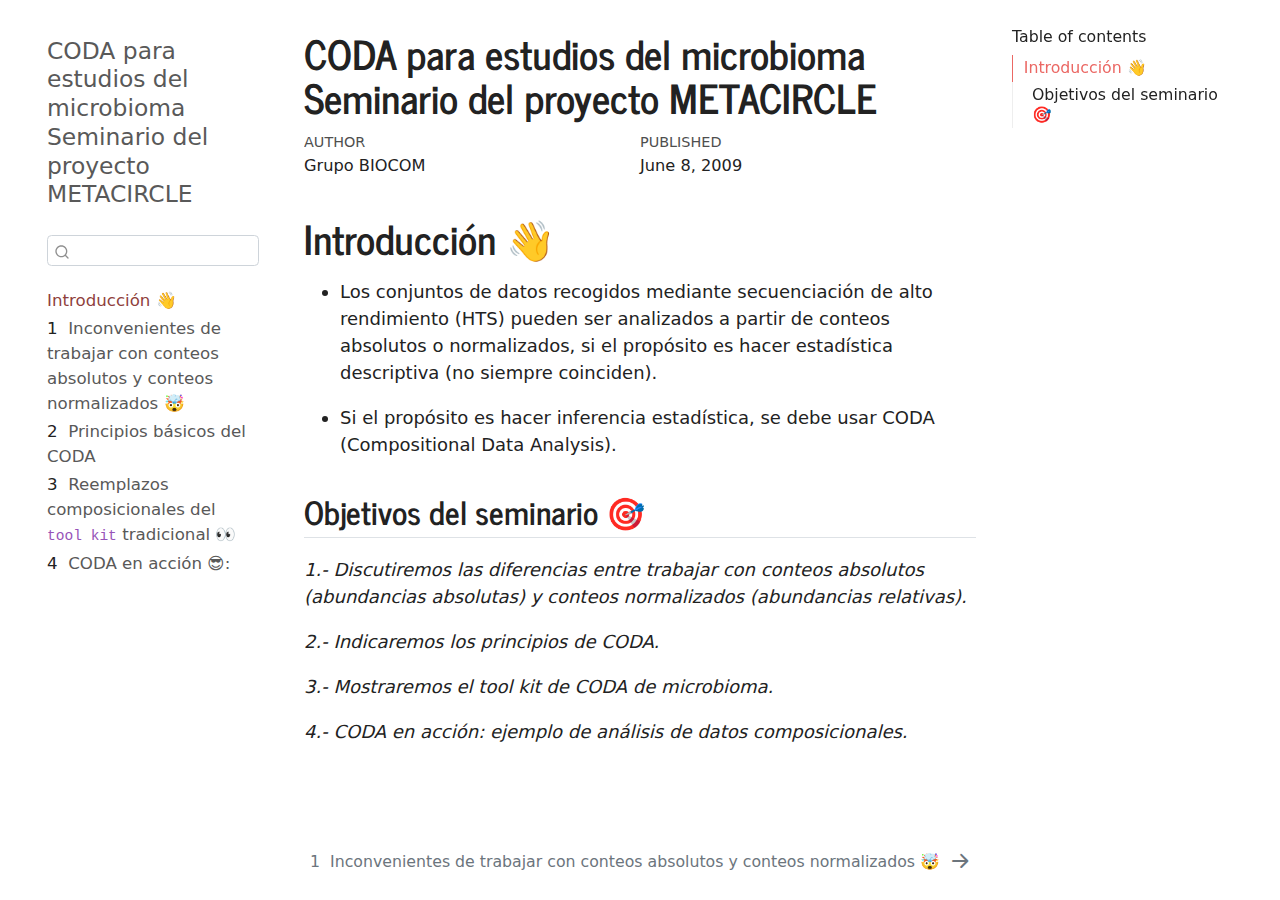
<file: docs/index.html>
<!DOCTYPE html>
<html xmlns="http://www.w3.org/1999/xhtml" lang="en" xml:lang="en"><head>

<meta charset="utf-8">
<meta name="generator" content="quarto-1.2.475">

<meta name="viewport" content="width=device-width, initial-scale=1.0, user-scalable=yes">

<meta name="author" content="Grupo BIOCOM">
<meta name="dcterms.date" content="2009-06-08">

<title>CODA para estudios del microbioma Seminario del proyecto METACIRCLE</title>
<style>
code{white-space: pre-wrap;}
span.smallcaps{font-variant: small-caps;}
div.columns{display: flex; gap: min(4vw, 1.5em);}
div.column{flex: auto; overflow-x: auto;}
div.hanging-indent{margin-left: 1.5em; text-indent: -1.5em;}
ul.task-list{list-style: none;}
ul.task-list li input[type="checkbox"] {
  width: 0.8em;
  margin: 0 0.8em 0.2em -1.6em;
  vertical-align: middle;
}
</style>


<script src="site_libs/quarto-nav/quarto-nav.js"></script>
<script src="site_libs/quarto-nav/headroom.min.js"></script>
<script src="site_libs/clipboard/clipboard.min.js"></script>
<script src="site_libs/quarto-search/autocomplete.umd.js"></script>
<script src="site_libs/quarto-search/fuse.min.js"></script>
<script src="site_libs/quarto-search/quarto-search.js"></script>
<meta name="quarto:offset" content="./">
<link href="./t1.html" rel="next">
<script src="site_libs/quarto-html/quarto.js"></script>
<script src="site_libs/quarto-html/popper.min.js"></script>
<script src="site_libs/quarto-html/tippy.umd.min.js"></script>
<script src="site_libs/quarto-html/anchor.min.js"></script>
<link href="site_libs/quarto-html/tippy.css" rel="stylesheet">
<link href="site_libs/quarto-html/quarto-syntax-highlighting.css" rel="stylesheet" id="quarto-text-highlighting-styles">
<script src="site_libs/bootstrap/bootstrap.min.js"></script>
<link href="site_libs/bootstrap/bootstrap-icons.css" rel="stylesheet">
<link href="site_libs/bootstrap/bootstrap.min.css" rel="stylesheet" id="quarto-bootstrap" data-mode="light">
<script id="quarto-search-options" type="application/json">{
  "location": "sidebar",
  "copy-button": false,
  "collapse-after": 3,
  "panel-placement": "start",
  "type": "textbox",
  "limit": 20,
  "language": {
    "search-no-results-text": "No results",
    "search-matching-documents-text": "matching documents",
    "search-copy-link-title": "Copy link to search",
    "search-hide-matches-text": "Hide additional matches",
    "search-more-match-text": "more match in this document",
    "search-more-matches-text": "more matches in this document",
    "search-clear-button-title": "Clear",
    "search-detached-cancel-button-title": "Cancel",
    "search-submit-button-title": "Submit"
  }
}</script>


</head>

<body class="nav-sidebar floating">

<div id="quarto-search-results"></div>
  <header id="quarto-header" class="headroom fixed-top">
  <nav class="quarto-secondary-nav" data-bs-toggle="collapse" data-bs-target="#quarto-sidebar" aria-controls="quarto-sidebar" aria-expanded="false" aria-label="Toggle sidebar navigation" onclick="if (window.quartoToggleHeadroom) { window.quartoToggleHeadroom(); }">
    <div class="container-fluid d-flex justify-content-between">
      <h1 class="quarto-secondary-nav-title">CODA para estudios del microbioma Seminario del proyecto METACIRCLE</h1>
      <button type="button" class="quarto-btn-toggle btn" aria-label="Show secondary navigation">
        <i class="bi bi-chevron-right"></i>
      </button>
    </div>
  </nav>
</header>
<!-- content -->
<div id="quarto-content" class="quarto-container page-columns page-rows-contents page-layout-article">
<!-- sidebar -->
  <nav id="quarto-sidebar" class="sidebar collapse sidebar-navigation floating overflow-auto">
    <div class="pt-lg-2 mt-2 text-left sidebar-header">
    <div class="sidebar-title mb-0 py-0">
      <a href="./">CODA para estudios del microbioma Seminario del proyecto METACIRCLE</a> 
    </div>
      </div>
      <div class="mt-2 flex-shrink-0 align-items-center">
        <div class="sidebar-search">
        <div id="quarto-search" class="" title="Search"></div>
        </div>
      </div>
    <div class="sidebar-menu-container"> 
    <ul class="list-unstyled mt-1">
        <li class="sidebar-item">
  <div class="sidebar-item-container"> 
  <a href="./index.html" class="sidebar-item-text sidebar-link active">Introducción 👋</a>
  </div>
</li>
        <li class="sidebar-item">
  <div class="sidebar-item-container"> 
  <a href="./t1.html" class="sidebar-item-text sidebar-link"><span class="chapter-number">1</span>&nbsp; <span class="chapter-title">Inconvenientes de trabajar con conteos absolutos y conteos normalizados 🤯</span></a>
  </div>
</li>
        <li class="sidebar-item">
  <div class="sidebar-item-container"> 
  <a href="./t2.html" class="sidebar-item-text sidebar-link"><span class="chapter-number">2</span>&nbsp; <span class="chapter-title">Principios básicos del CODA</span></a>
  </div>
</li>
        <li class="sidebar-item">
  <div class="sidebar-item-container"> 
  <a href="./t3.html" class="sidebar-item-text sidebar-link"><span class="chapter-number">3</span>&nbsp; <span class="chapter-title">Reemplazos composicionales del <code>tool kit</code> tradicional 👀</span></a>
  </div>
</li>
        <li class="sidebar-item">
  <div class="sidebar-item-container"> 
  <a href="./coda_ejemplo1.html" class="sidebar-item-text sidebar-link"><span class="chapter-number">4</span>&nbsp; <span class="chapter-title">CODA en acción 😎:</span></a>
  </div>
</li>
    </ul>
    </div>
</nav>
<!-- margin-sidebar -->
    <div id="quarto-margin-sidebar" class="sidebar margin-sidebar">
        <nav id="TOC" role="doc-toc" class="toc-active">
    <h2 id="toc-title">Table of contents</h2>
   
  <ul>
  <li><a href="#introducción" id="toc-introducción" class="nav-link active" data-scroll-target="#introducción">Introducción 👋</a>
  <ul class="collapse">
  <li><a href="#objetivos-del-seminario" id="toc-objetivos-del-seminario" class="nav-link" data-scroll-target="#objetivos-del-seminario">Objetivos del seminario 🎯</a></li>
  </ul></li>
  </ul>
</nav>
    </div>
<!-- main -->
<main class="content" id="quarto-document-content">

<header id="title-block-header" class="quarto-title-block default">
<div class="quarto-title">
<h1 class="title d-none d-lg-block">CODA para estudios del microbioma Seminario del proyecto METACIRCLE</h1>
</div>



<div class="quarto-title-meta">

    <div>
    <div class="quarto-title-meta-heading">Author</div>
    <div class="quarto-title-meta-contents">
             <p>Grupo BIOCOM </p>
          </div>
  </div>
    
    <div>
    <div class="quarto-title-meta-heading">Published</div>
    <div class="quarto-title-meta-contents">
      <p class="date">June 8, 2009</p>
    </div>
  </div>
  
    
  </div>
  

</header>

<section id="introducción" class="level1 unnumbered">
<h1 class="unnumbered">Introducción 👋</h1>
<ul>
<li><p>Los conjuntos de datos recogidos mediante secuenciación de alto rendimiento (HTS) pueden ser analizados a partir de conteos absolutos o normalizados, si el propósito es hacer estadística descriptiva (no siempre coinciden).</p></li>
<li><p>Si el propósito es hacer inferencia estadística, se debe usar CODA (Compositional Data Analysis).</p></li>
</ul>
<section id="objetivos-del-seminario" class="level2">
<h2 class="anchored" data-anchor-id="objetivos-del-seminario">Objetivos del seminario 🎯</h2>
<p><em>1.- Discutiremos las diferencias entre trabajar con conteos absolutos (abundancias absolutas) y conteos normalizados (abundancias relativas).</em></p>
<p><em>2.- Indicaremos los principios de CODA.</em></p>
<p><em>3.- Mostraremos el tool kit de CODA de microbioma.</em></p>
<p><em>4.- CODA en acción: ejemplo de análisis de datos composicionales.</em></p>


</section>
</section>

</main> <!-- /main -->
<script id="quarto-html-after-body" type="application/javascript">
window.document.addEventListener("DOMContentLoaded", function (event) {
  const toggleBodyColorMode = (bsSheetEl) => {
    const mode = bsSheetEl.getAttribute("data-mode");
    const bodyEl = window.document.querySelector("body");
    if (mode === "dark") {
      bodyEl.classList.add("quarto-dark");
      bodyEl.classList.remove("quarto-light");
    } else {
      bodyEl.classList.add("quarto-light");
      bodyEl.classList.remove("quarto-dark");
    }
  }
  const toggleBodyColorPrimary = () => {
    const bsSheetEl = window.document.querySelector("link#quarto-bootstrap");
    if (bsSheetEl) {
      toggleBodyColorMode(bsSheetEl);
    }
  }
  toggleBodyColorPrimary();  
  const icon = "";
  const anchorJS = new window.AnchorJS();
  anchorJS.options = {
    placement: 'right',
    icon: icon
  };
  anchorJS.add('.anchored');
  const clipboard = new window.ClipboardJS('.code-copy-button', {
    target: function(trigger) {
      return trigger.previousElementSibling;
    }
  });
  clipboard.on('success', function(e) {
    // button target
    const button = e.trigger;
    // don't keep focus
    button.blur();
    // flash "checked"
    button.classList.add('code-copy-button-checked');
    var currentTitle = button.getAttribute("title");
    button.setAttribute("title", "Copied!");
    let tooltip;
    if (window.bootstrap) {
      button.setAttribute("data-bs-toggle", "tooltip");
      button.setAttribute("data-bs-placement", "left");
      button.setAttribute("data-bs-title", "Copied!");
      tooltip = new bootstrap.Tooltip(button, 
        { trigger: "manual", 
          customClass: "code-copy-button-tooltip",
          offset: [0, -8]});
      tooltip.show();    
    }
    setTimeout(function() {
      if (tooltip) {
        tooltip.hide();
        button.removeAttribute("data-bs-title");
        button.removeAttribute("data-bs-toggle");
        button.removeAttribute("data-bs-placement");
      }
      button.setAttribute("title", currentTitle);
      button.classList.remove('code-copy-button-checked');
    }, 1000);
    // clear code selection
    e.clearSelection();
  });
  function tippyHover(el, contentFn) {
    const config = {
      allowHTML: true,
      content: contentFn,
      maxWidth: 500,
      delay: 100,
      arrow: false,
      appendTo: function(el) {
          return el.parentElement;
      },
      interactive: true,
      interactiveBorder: 10,
      theme: 'quarto',
      placement: 'bottom-start'
    };
    window.tippy(el, config); 
  }
  const noterefs = window.document.querySelectorAll('a[role="doc-noteref"]');
  for (var i=0; i<noterefs.length; i++) {
    const ref = noterefs[i];
    tippyHover(ref, function() {
      // use id or data attribute instead here
      let href = ref.getAttribute('data-footnote-href') || ref.getAttribute('href');
      try { href = new URL(href).hash; } catch {}
      const id = href.replace(/^#\/?/, "");
      const note = window.document.getElementById(id);
      return note.innerHTML;
    });
  }
  const findCites = (el) => {
    const parentEl = el.parentElement;
    if (parentEl) {
      const cites = parentEl.dataset.cites;
      if (cites) {
        return {
          el,
          cites: cites.split(' ')
        };
      } else {
        return findCites(el.parentElement)
      }
    } else {
      return undefined;
    }
  };
  var bibliorefs = window.document.querySelectorAll('a[role="doc-biblioref"]');
  for (var i=0; i<bibliorefs.length; i++) {
    const ref = bibliorefs[i];
    const citeInfo = findCites(ref);
    if (citeInfo) {
      tippyHover(citeInfo.el, function() {
        var popup = window.document.createElement('div');
        citeInfo.cites.forEach(function(cite) {
          var citeDiv = window.document.createElement('div');
          citeDiv.classList.add('hanging-indent');
          citeDiv.classList.add('csl-entry');
          var biblioDiv = window.document.getElementById('ref-' + cite);
          if (biblioDiv) {
            citeDiv.innerHTML = biblioDiv.innerHTML;
          }
          popup.appendChild(citeDiv);
        });
        return popup.innerHTML;
      });
    }
  }
});
</script>
<nav class="page-navigation">
  <div class="nav-page nav-page-previous">
  </div>
  <div class="nav-page nav-page-next">
      <a href="./t1.html" class="pagination-link">
        <span class="nav-page-text"><span class="chapter-number">1</span>&nbsp; <span class="chapter-title">Inconvenientes de trabajar con conteos absolutos y conteos normalizados 🤯</span></span> <i class="bi bi-arrow-right-short"></i>
      </a>
  </div>
</nav>
</div> <!-- /content -->



</body></html>
</file>
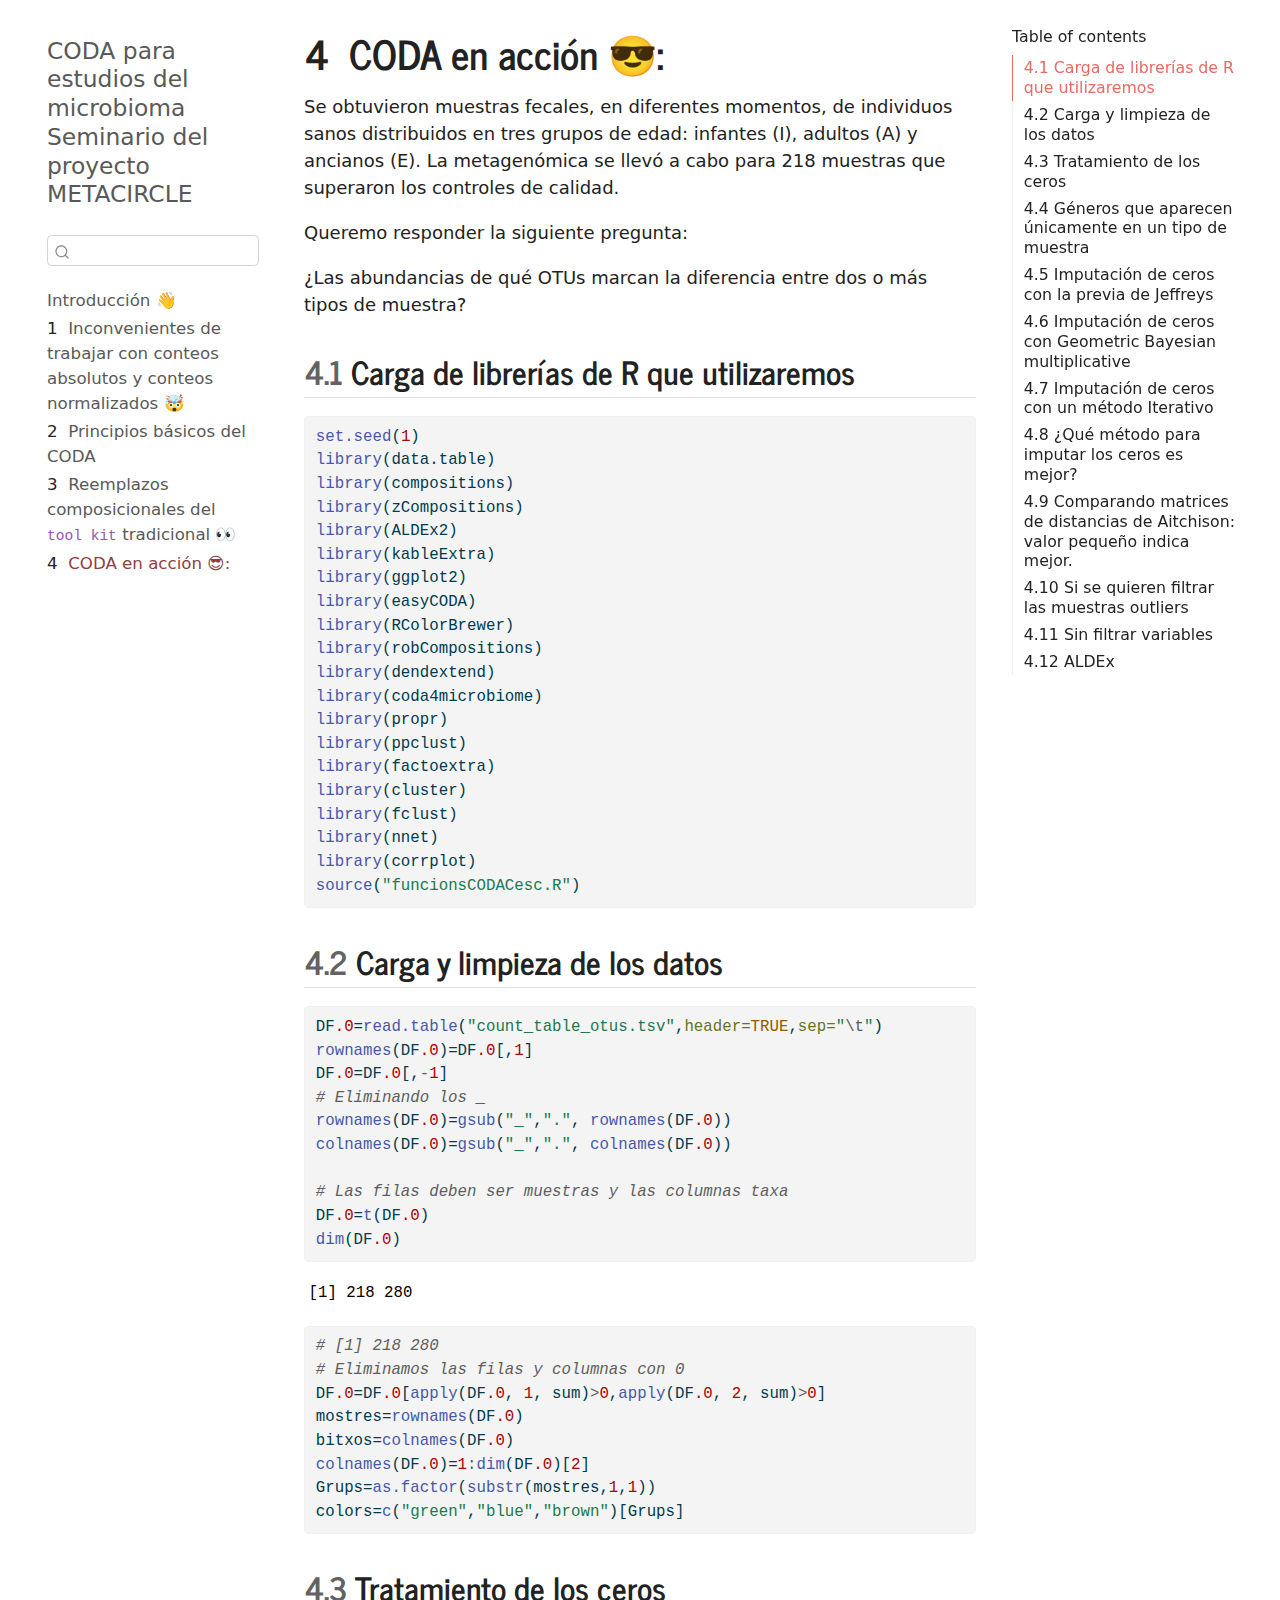
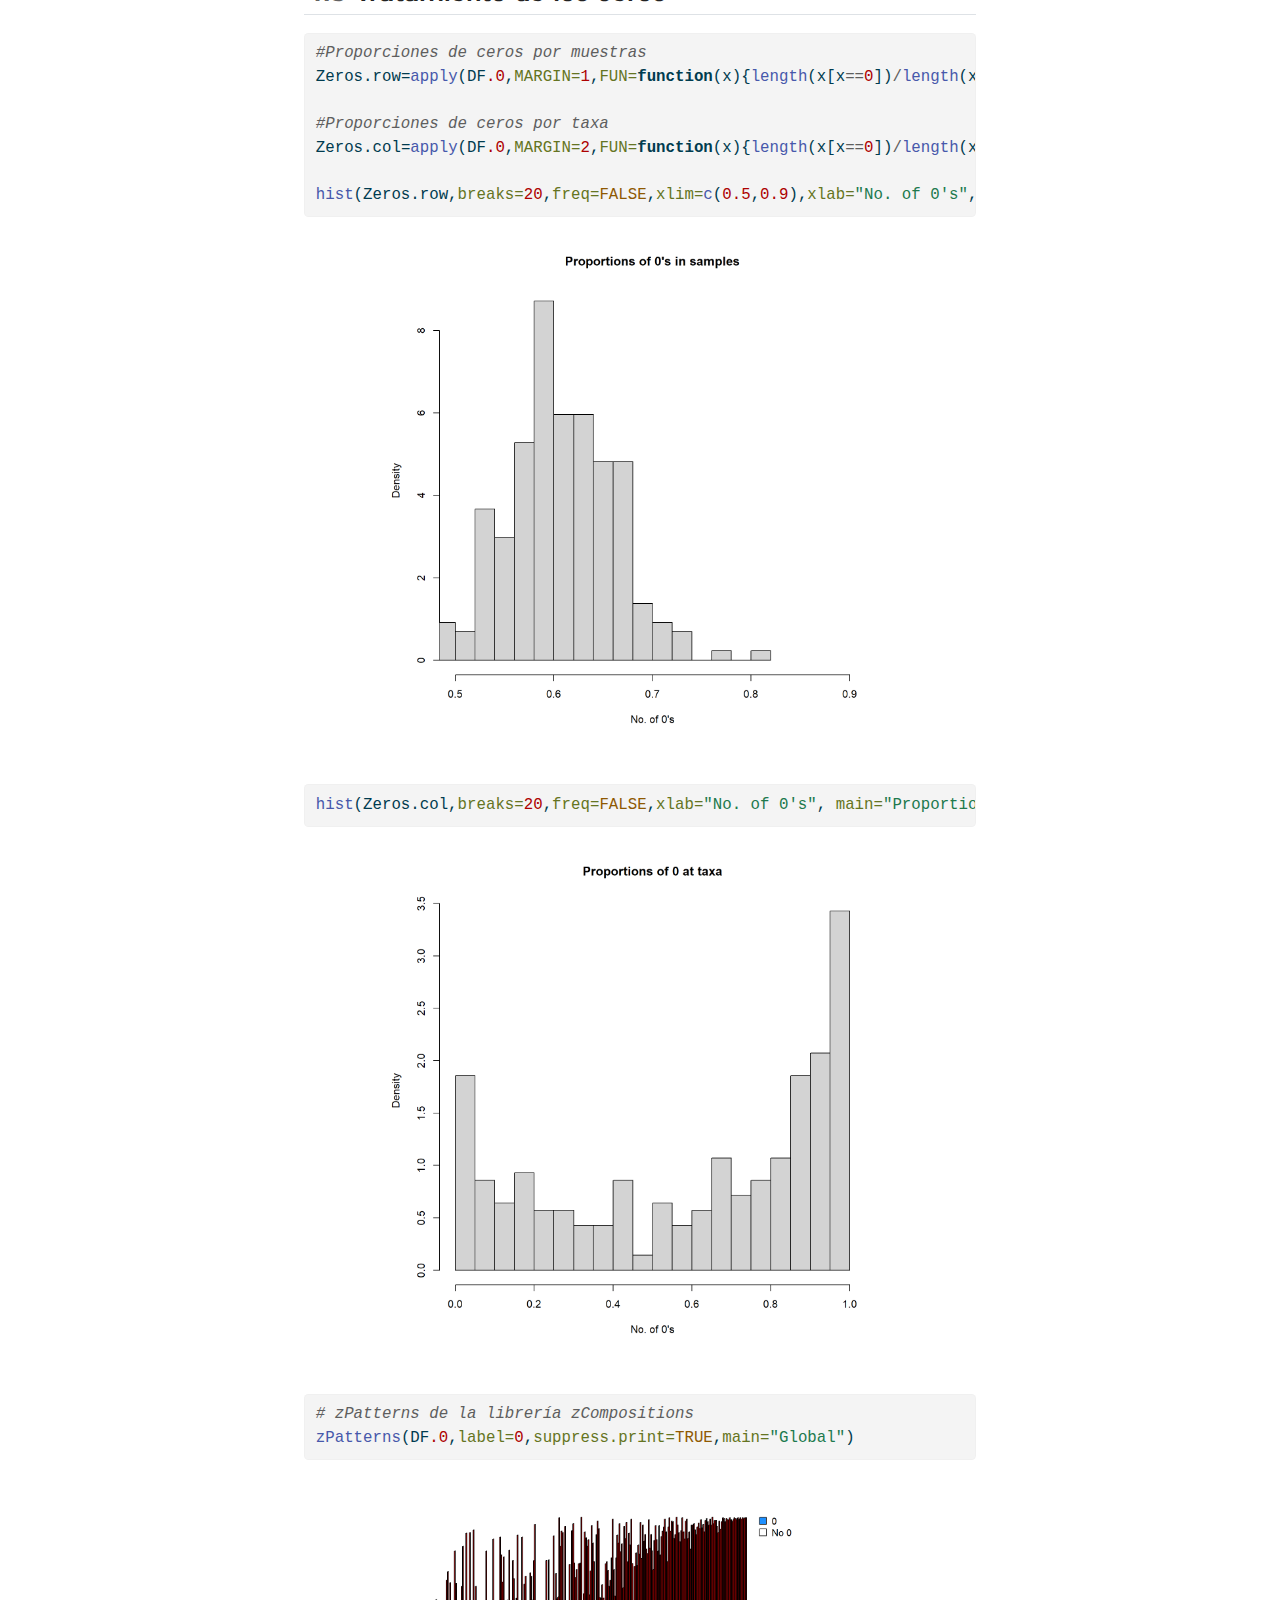
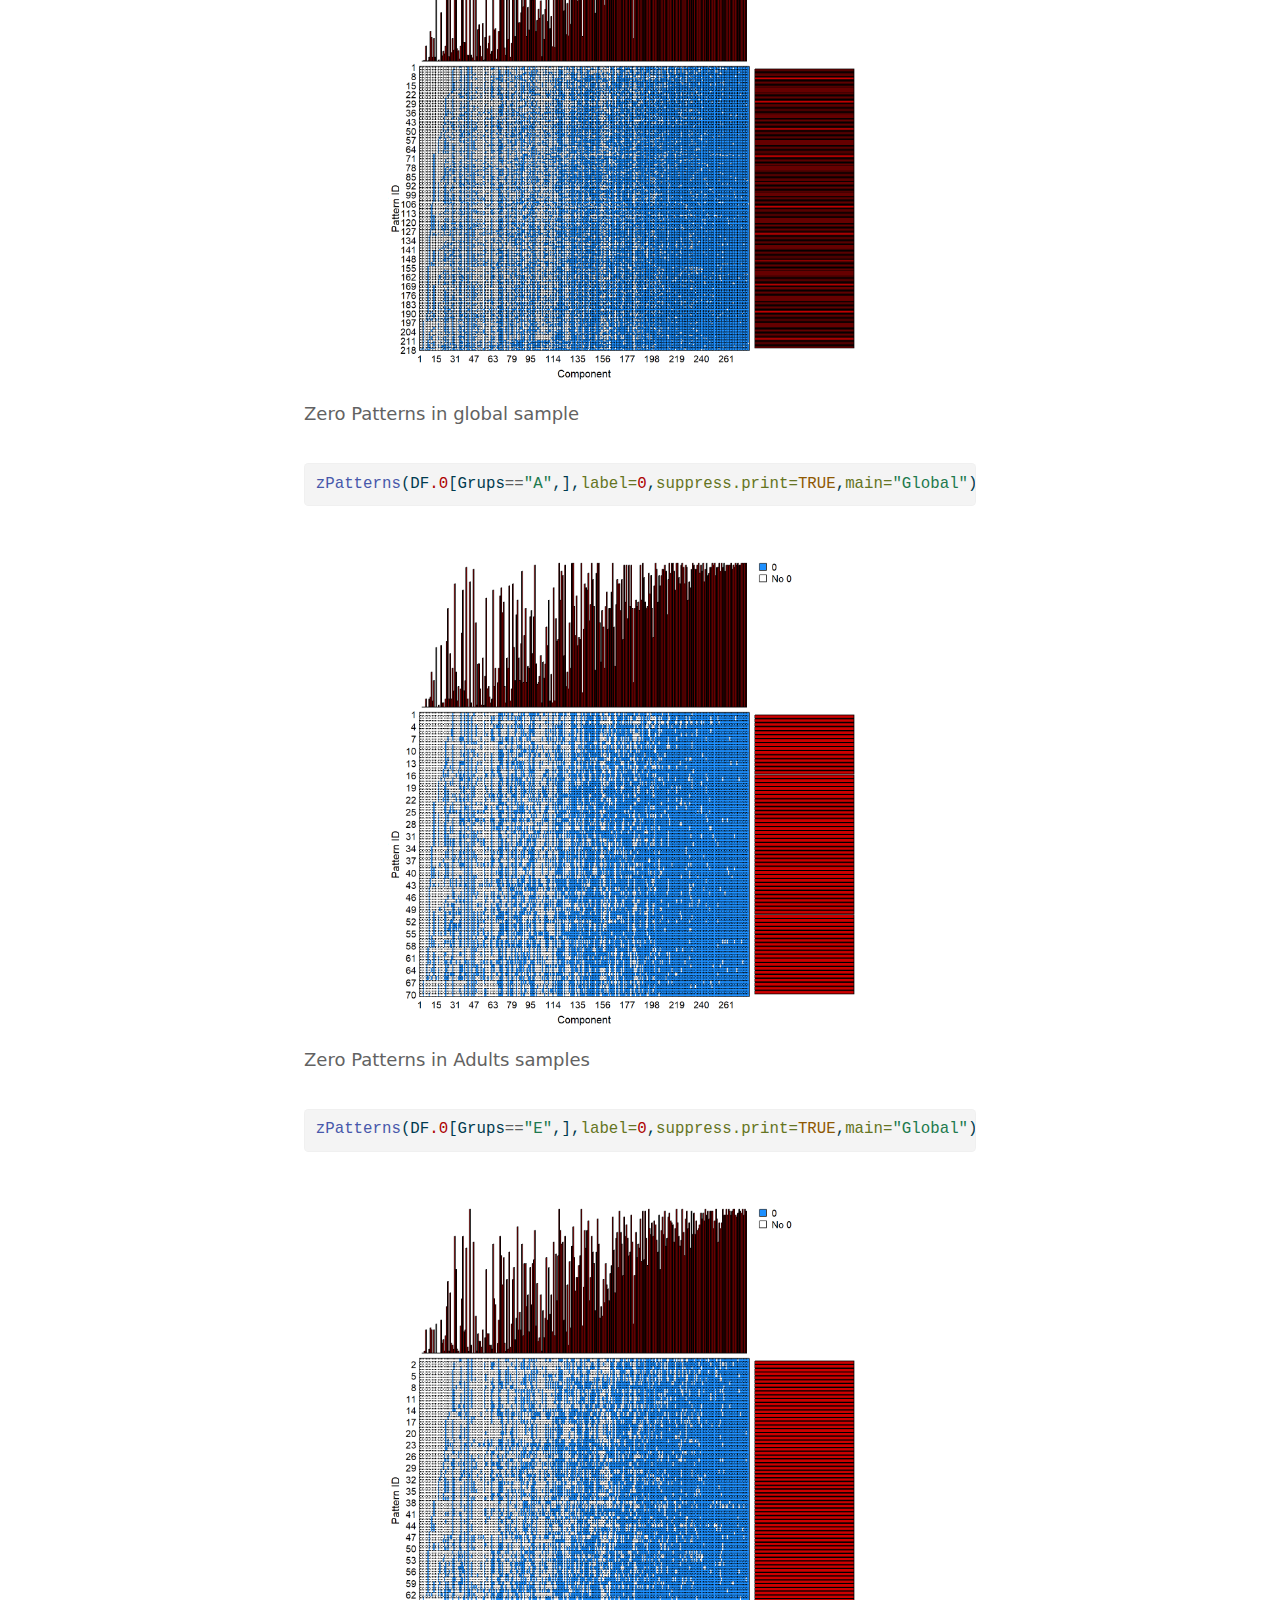
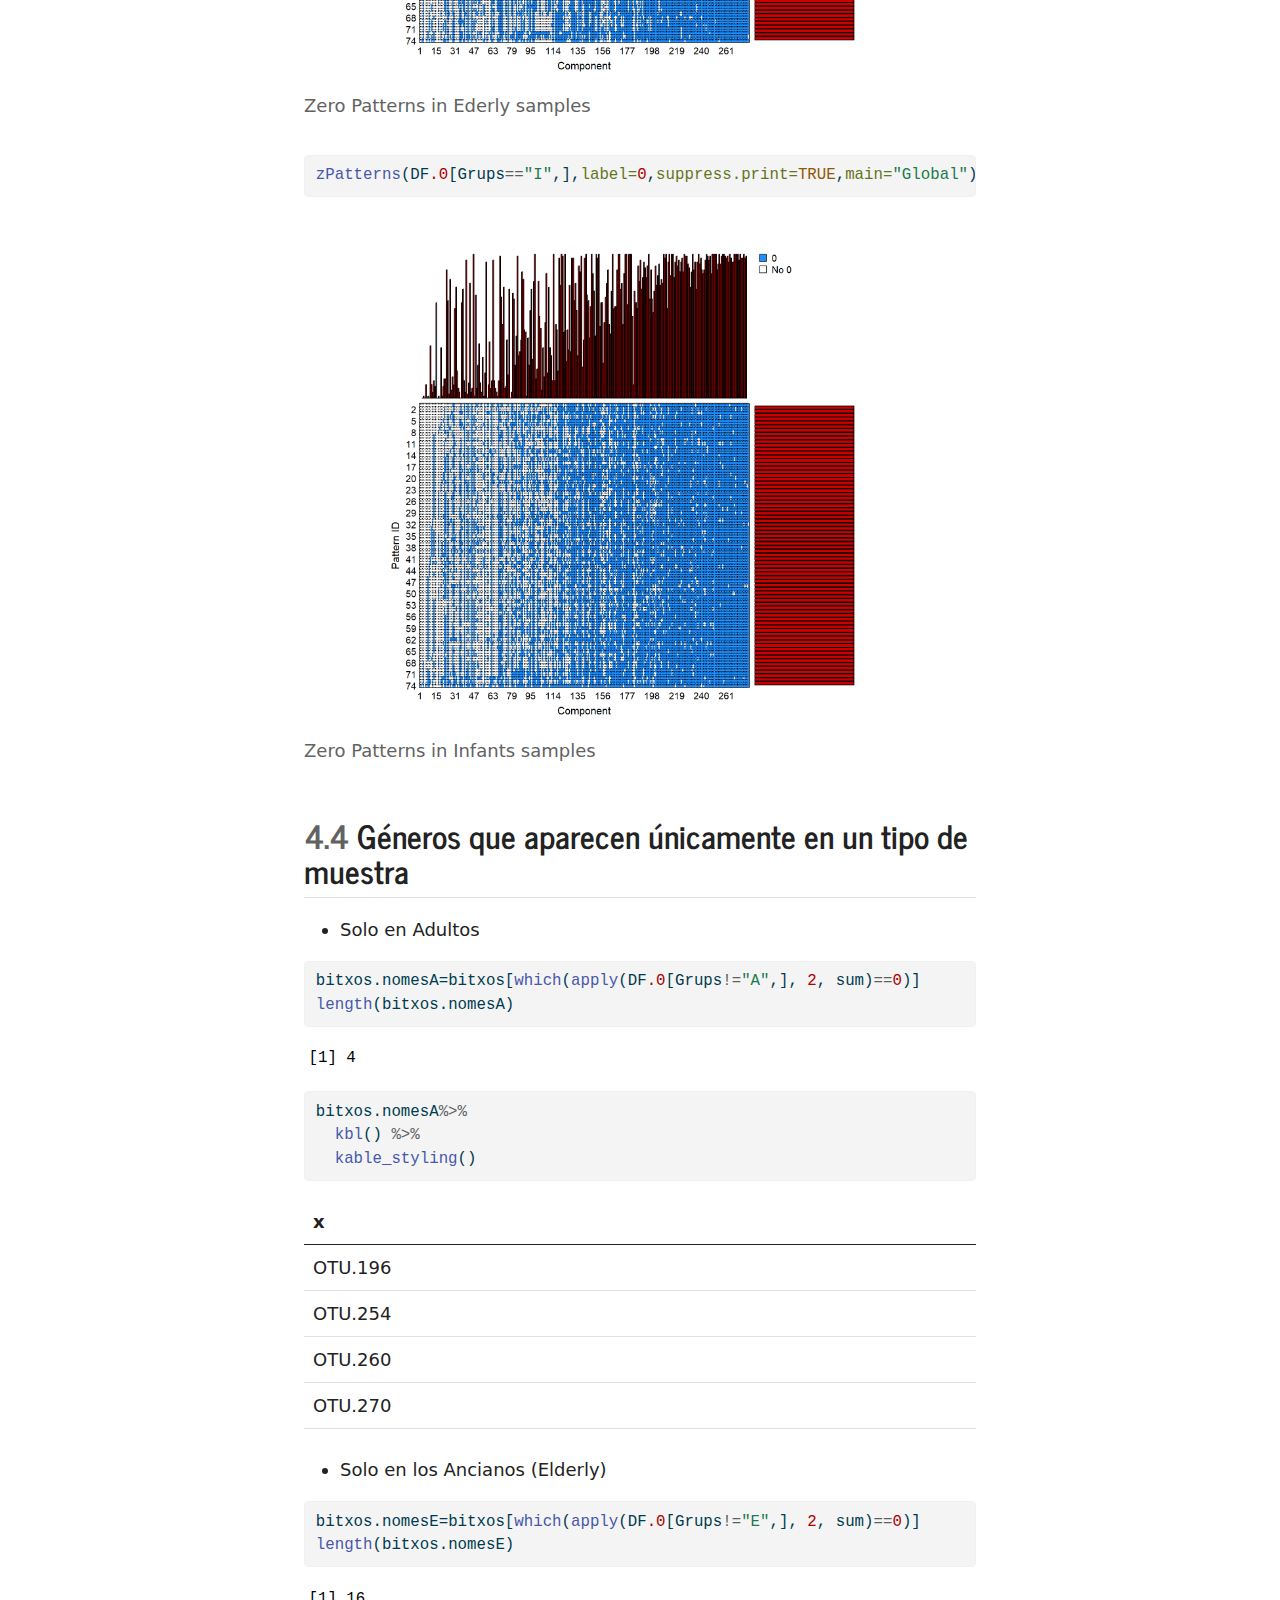
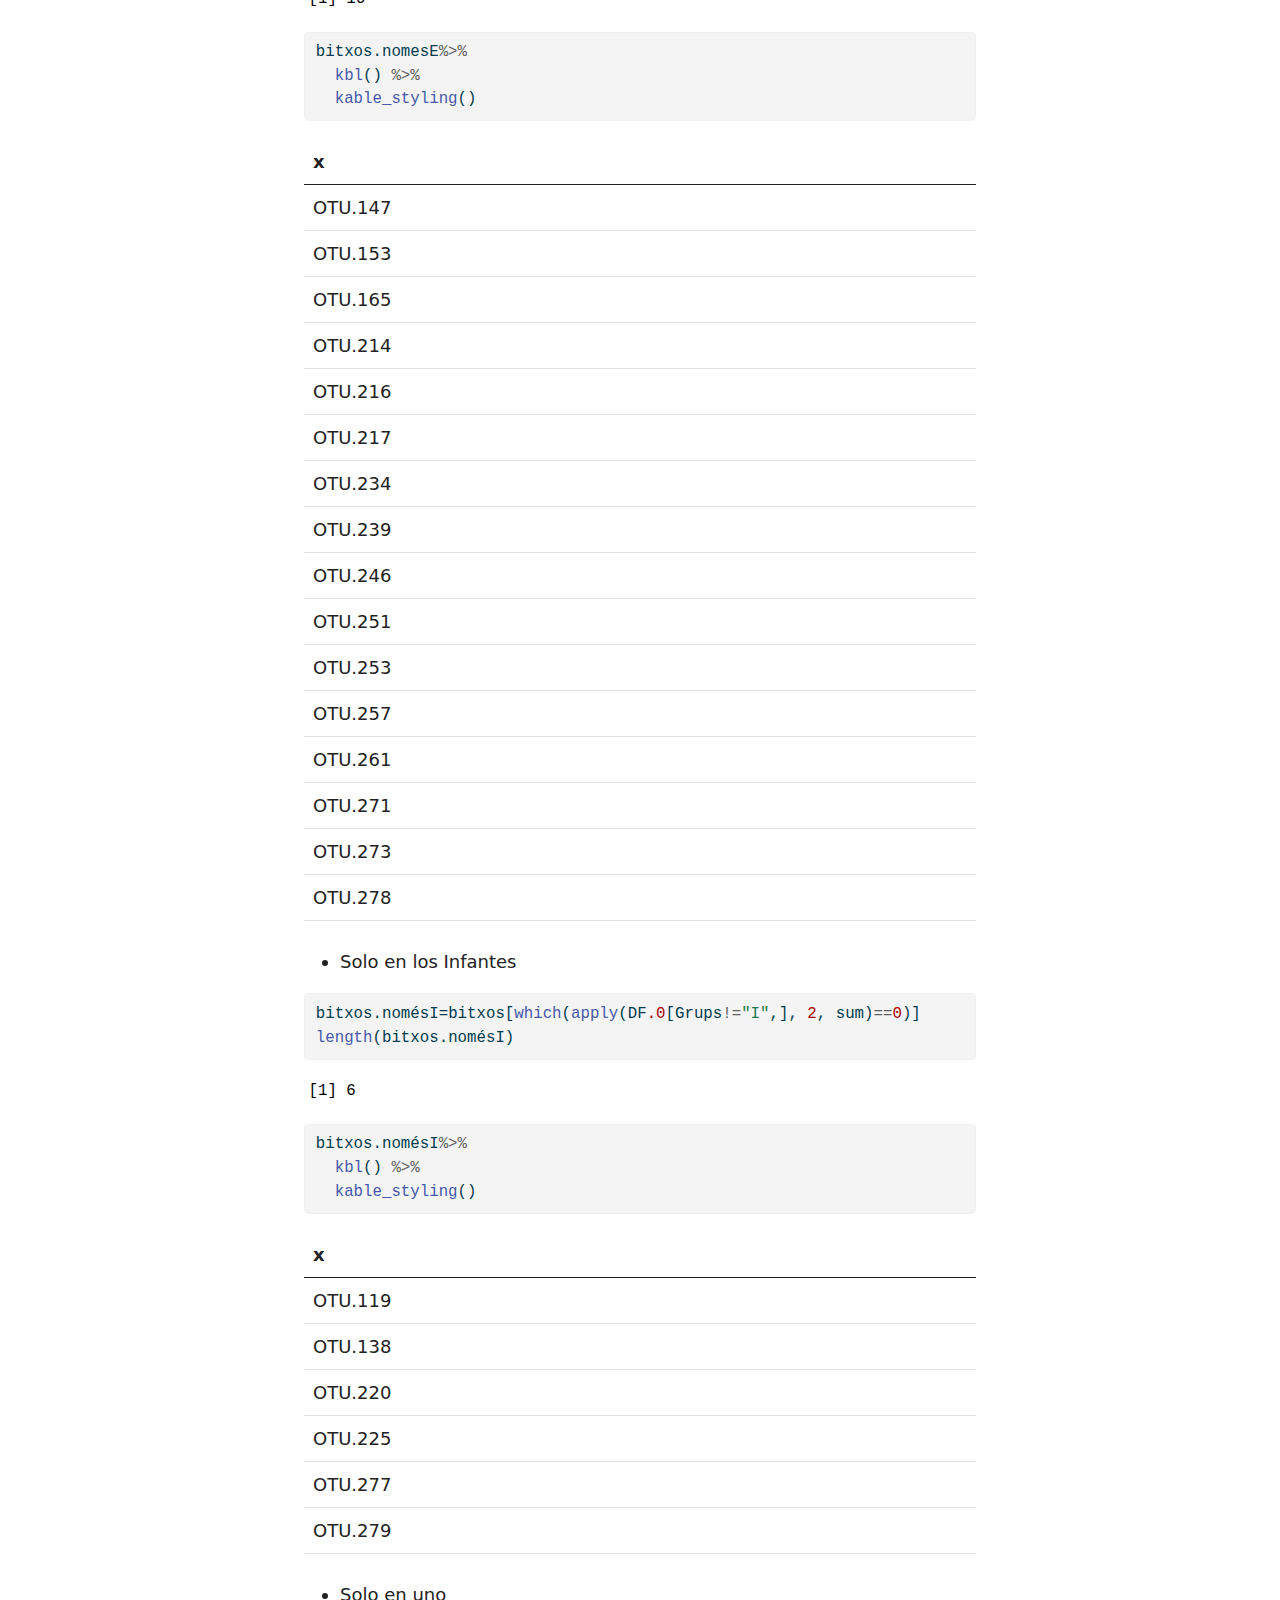
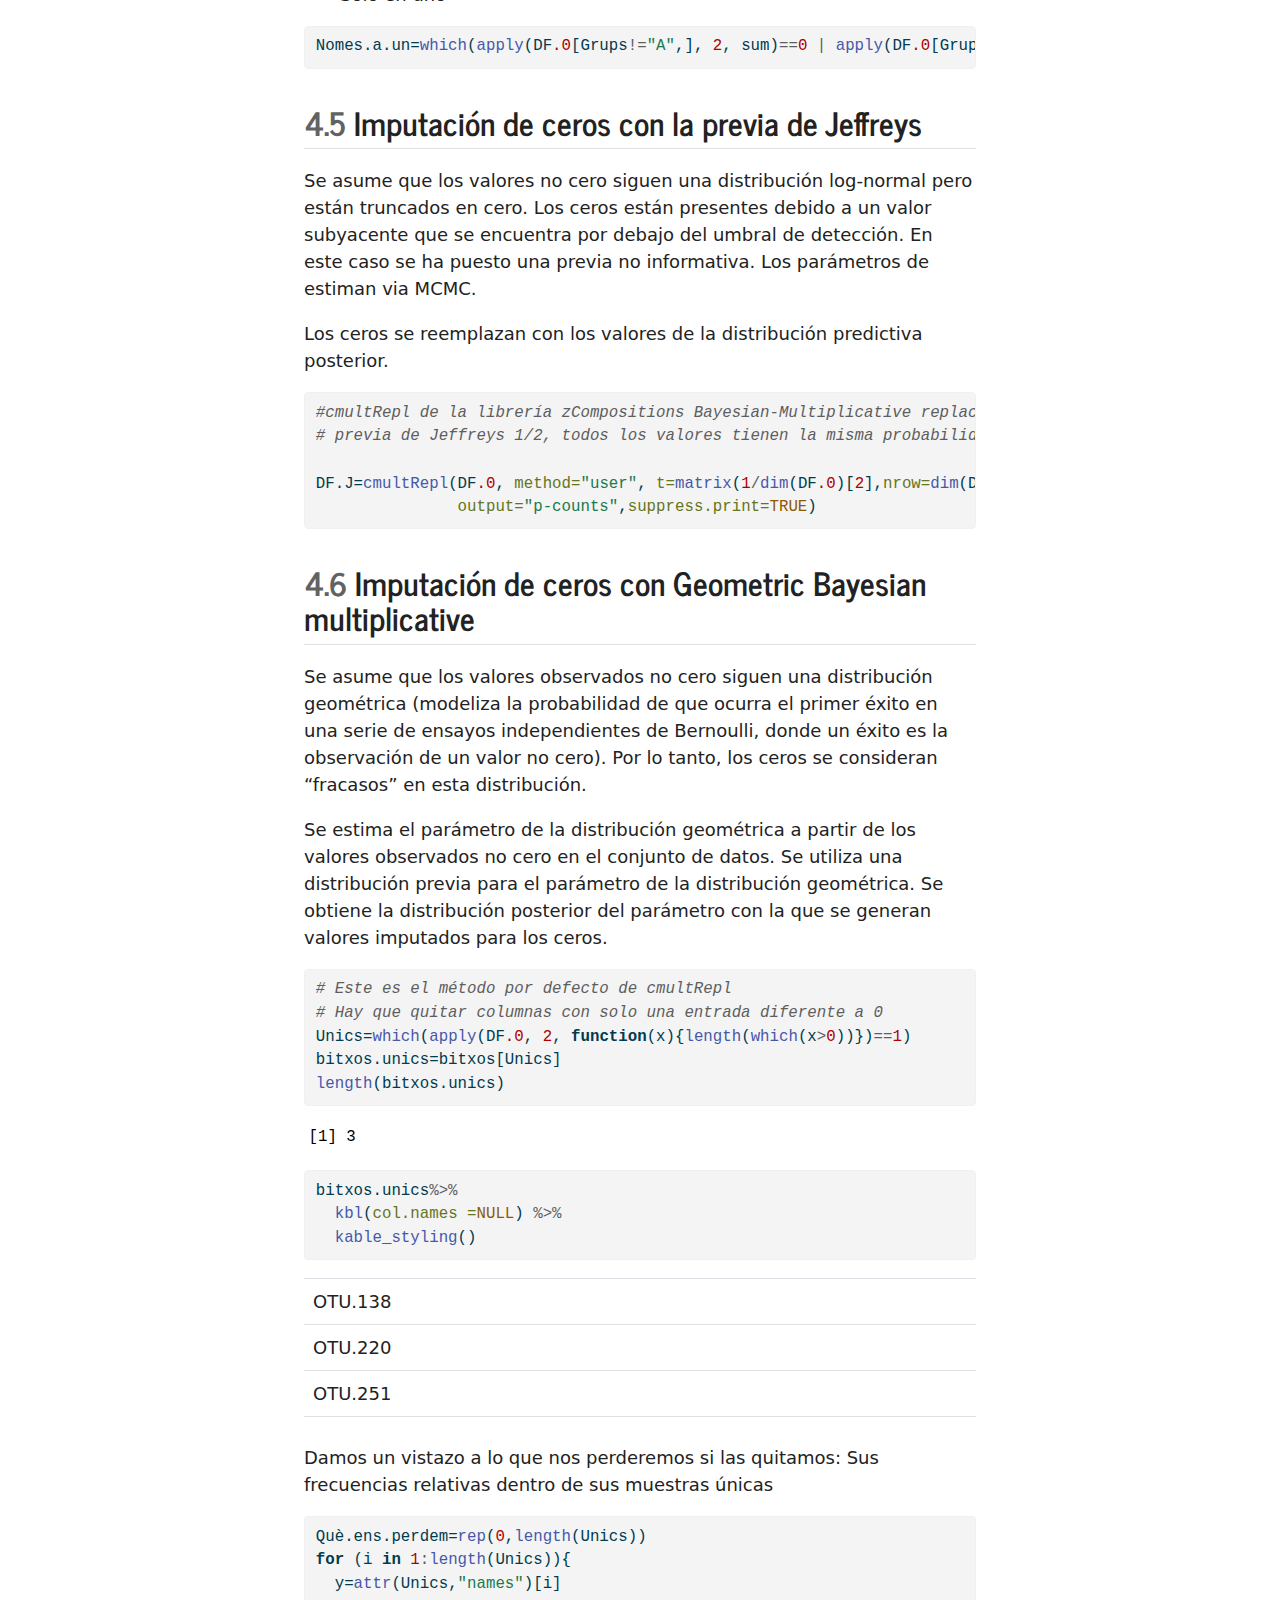
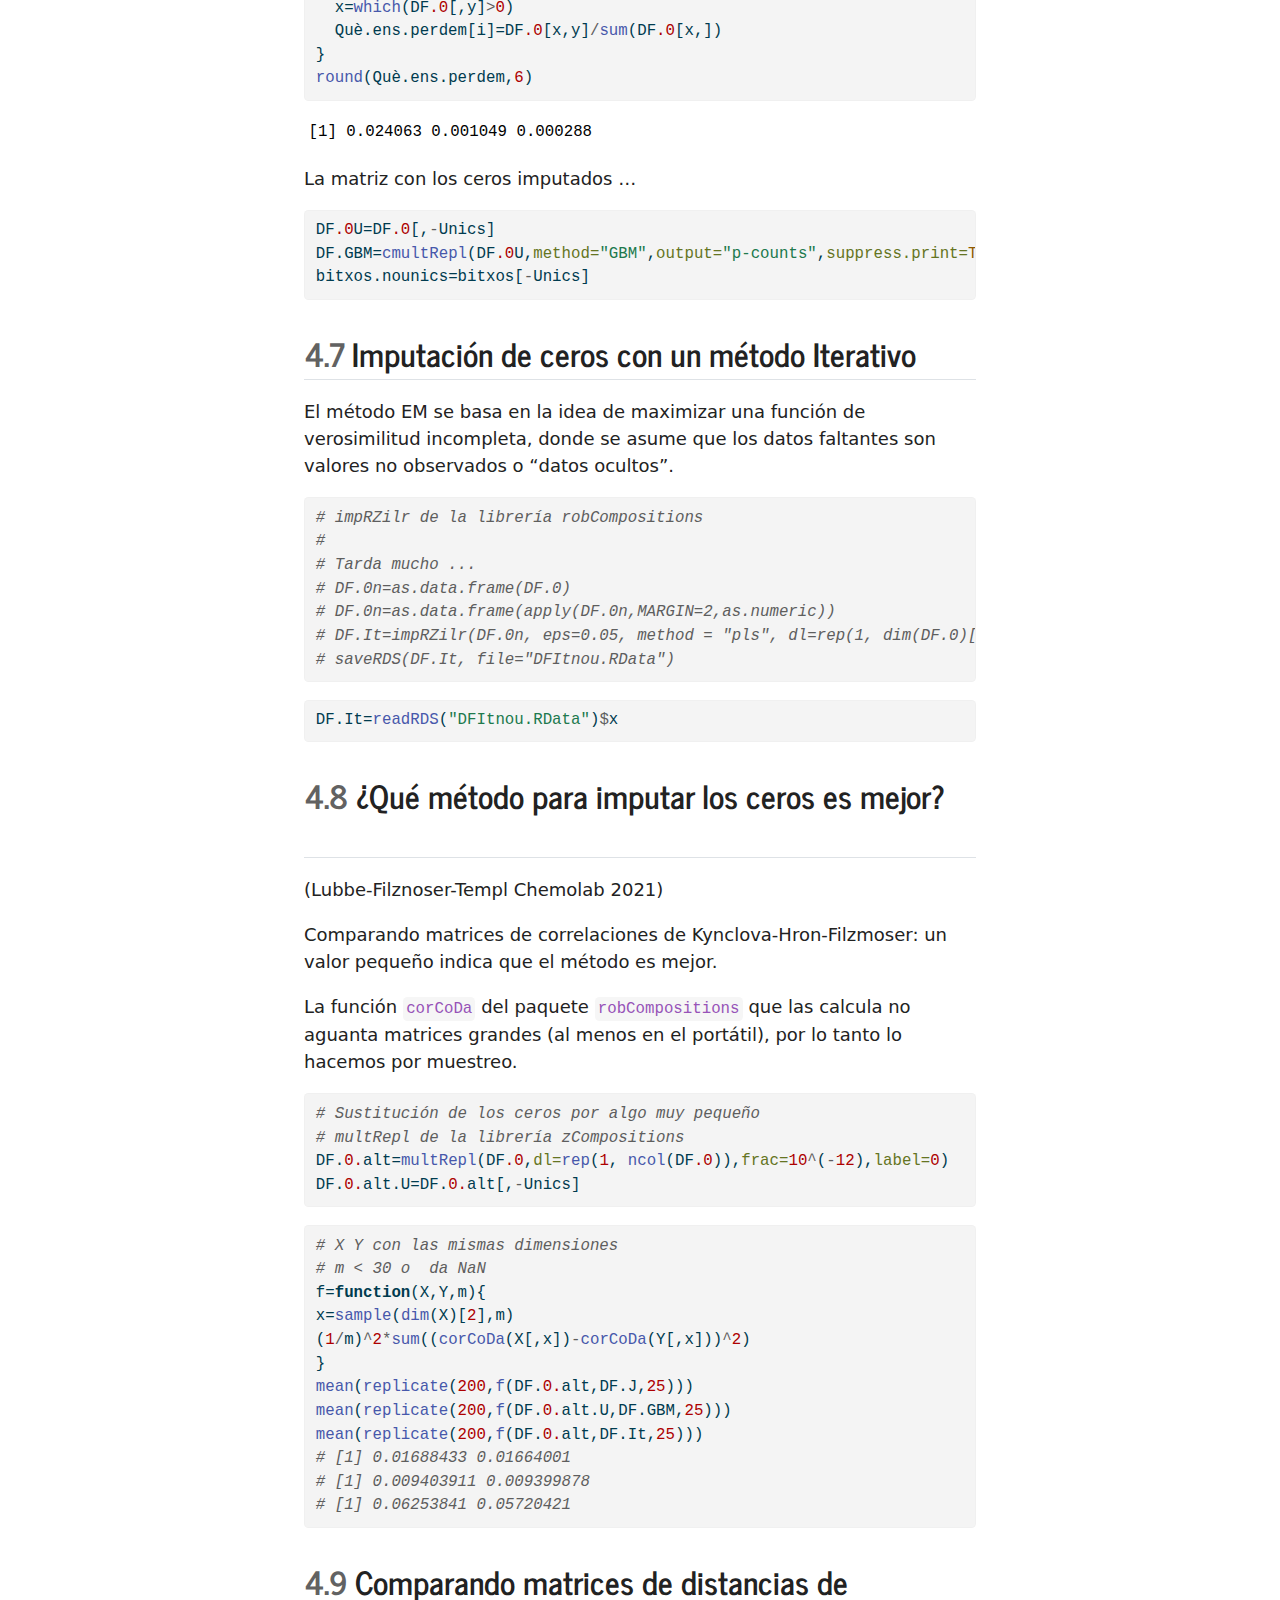
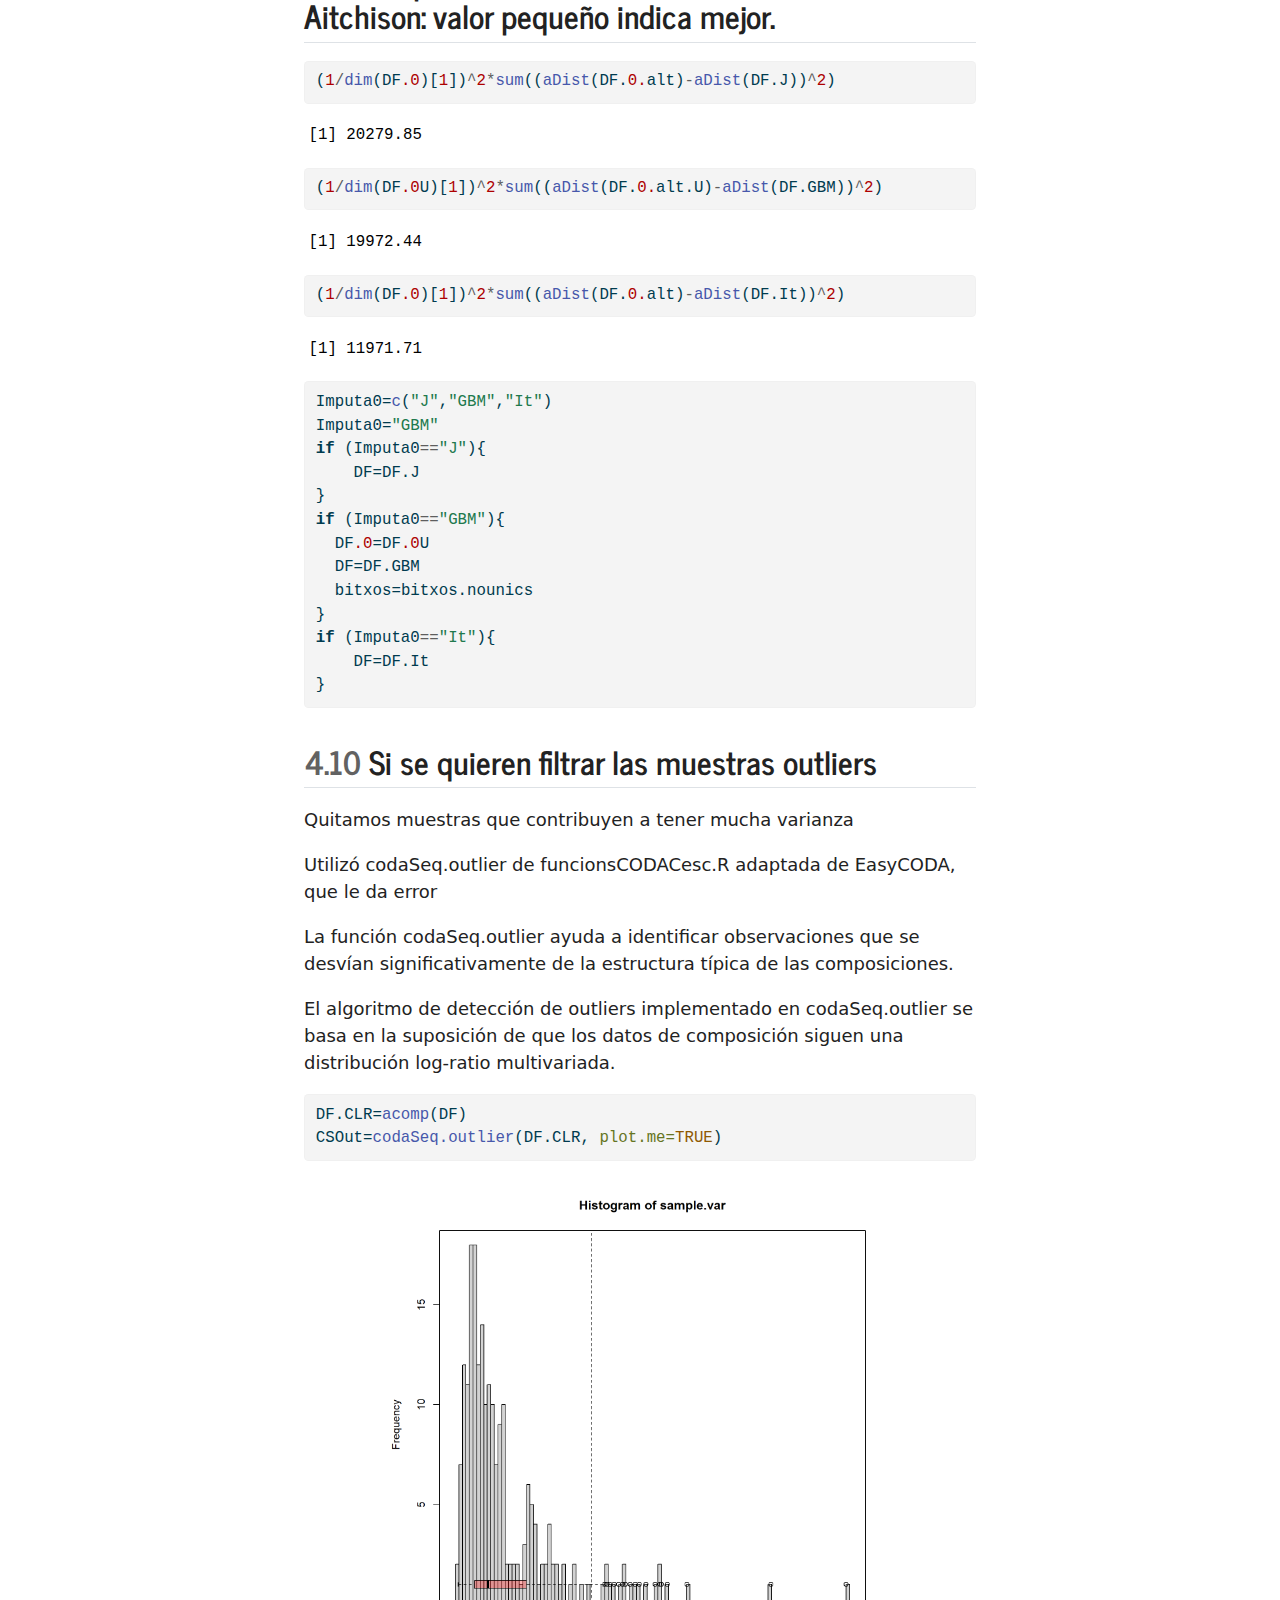
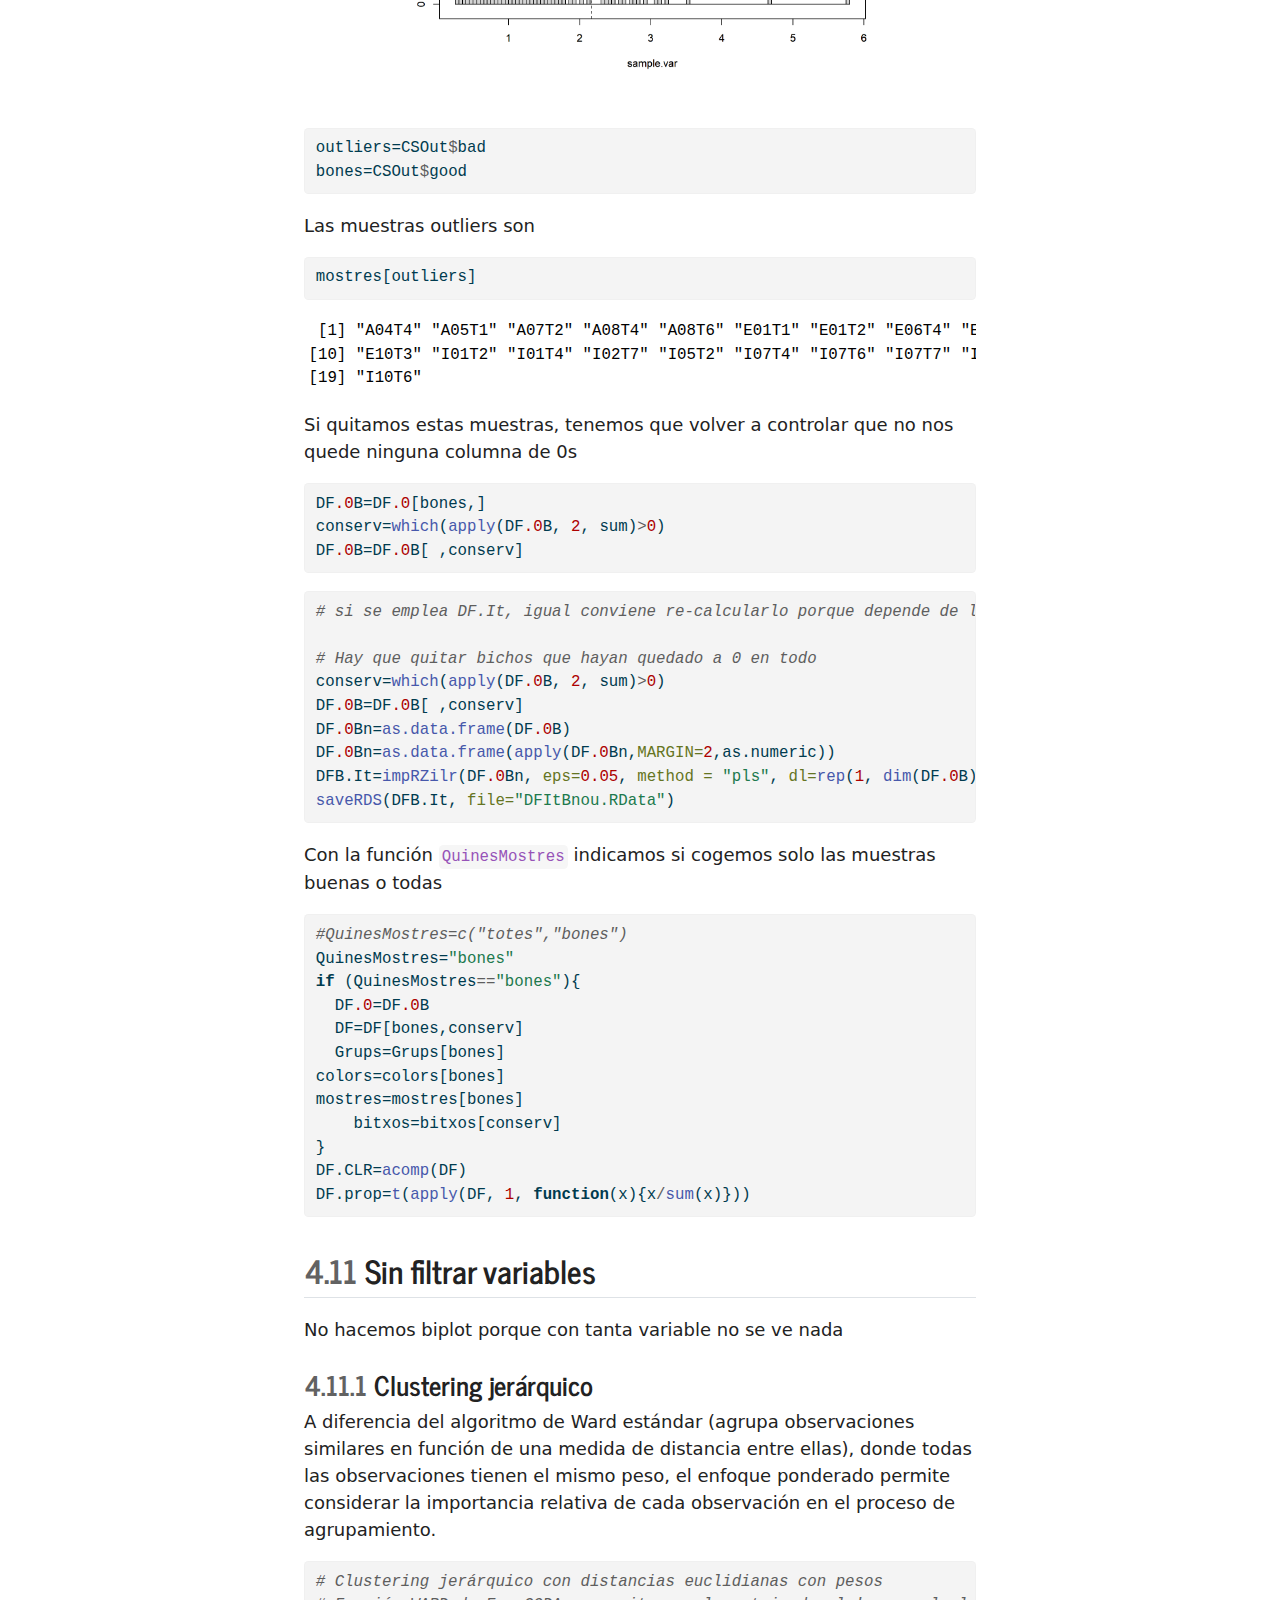
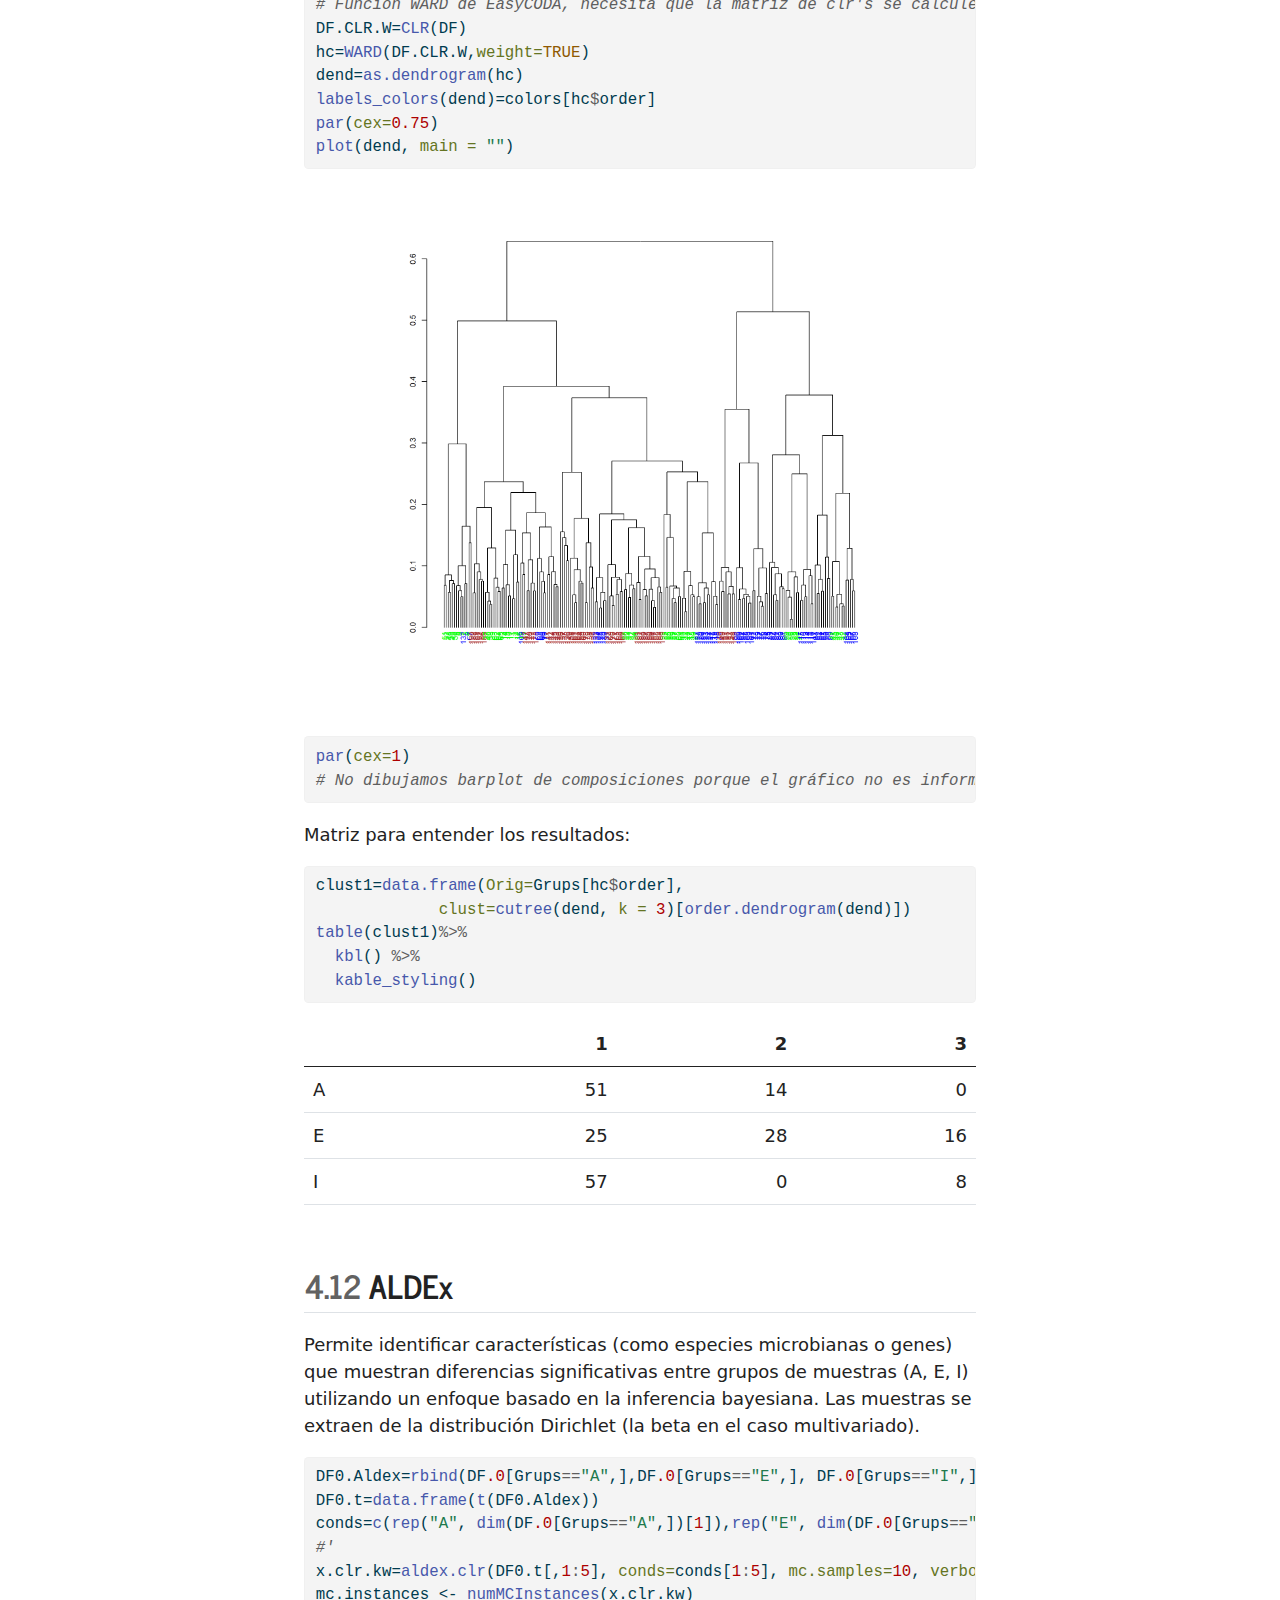
<file: docs/coda_ejemplo1.html>
<!DOCTYPE html>
<html xmlns="http://www.w3.org/1999/xhtml" lang="en" xml:lang="en"><head>

<meta charset="utf-8">
<meta name="generator" content="quarto-1.2.475">

<meta name="viewport" content="width=device-width, initial-scale=1.0, user-scalable=yes">


<title>CODA para estudios del microbioma Seminario del proyecto METACIRCLE - 4&nbsp; CODA en acción 😎:</title>
<style>
code{white-space: pre-wrap;}
span.smallcaps{font-variant: small-caps;}
div.columns{display: flex; gap: min(4vw, 1.5em);}
div.column{flex: auto; overflow-x: auto;}
div.hanging-indent{margin-left: 1.5em; text-indent: -1.5em;}
ul.task-list{list-style: none;}
ul.task-list li input[type="checkbox"] {
  width: 0.8em;
  margin: 0 0.8em 0.2em -1.6em;
  vertical-align: middle;
}
pre > code.sourceCode { white-space: pre; position: relative; }
pre > code.sourceCode > span { display: inline-block; line-height: 1.25; }
pre > code.sourceCode > span:empty { height: 1.2em; }
.sourceCode { overflow: visible; }
code.sourceCode > span { color: inherit; text-decoration: inherit; }
div.sourceCode { margin: 1em 0; }
pre.sourceCode { margin: 0; }
@media screen {
div.sourceCode { overflow: auto; }
}
@media print {
pre > code.sourceCode { white-space: pre-wrap; }
pre > code.sourceCode > span { text-indent: -5em; padding-left: 5em; }
}
pre.numberSource code
  { counter-reset: source-line 0; }
pre.numberSource code > span
  { position: relative; left: -4em; counter-increment: source-line; }
pre.numberSource code > span > a:first-child::before
  { content: counter(source-line);
    position: relative; left: -1em; text-align: right; vertical-align: baseline;
    border: none; display: inline-block;
    -webkit-touch-callout: none; -webkit-user-select: none;
    -khtml-user-select: none; -moz-user-select: none;
    -ms-user-select: none; user-select: none;
    padding: 0 4px; width: 4em;
    color: #aaaaaa;
  }
pre.numberSource { margin-left: 3em; border-left: 1px solid #aaaaaa;  padding-left: 4px; }
div.sourceCode
  {   }
@media screen {
pre > code.sourceCode > span > a:first-child::before { text-decoration: underline; }
}
code span.al { color: #ff0000; font-weight: bold; } /* Alert */
code span.an { color: #60a0b0; font-weight: bold; font-style: italic; } /* Annotation */
code span.at { color: #7d9029; } /* Attribute */
code span.bn { color: #40a070; } /* BaseN */
code span.bu { color: #008000; } /* BuiltIn */
code span.cf { color: #007020; font-weight: bold; } /* ControlFlow */
code span.ch { color: #4070a0; } /* Char */
code span.cn { color: #880000; } /* Constant */
code span.co { color: #60a0b0; font-style: italic; } /* Comment */
code span.cv { color: #60a0b0; font-weight: bold; font-style: italic; } /* CommentVar */
code span.do { color: #ba2121; font-style: italic; } /* Documentation */
code span.dt { color: #902000; } /* DataType */
code span.dv { color: #40a070; } /* DecVal */
code span.er { color: #ff0000; font-weight: bold; } /* Error */
code span.ex { } /* Extension */
code span.fl { color: #40a070; } /* Float */
code span.fu { color: #06287e; } /* Function */
code span.im { color: #008000; font-weight: bold; } /* Import */
code span.in { color: #60a0b0; font-weight: bold; font-style: italic; } /* Information */
code span.kw { color: #007020; font-weight: bold; } /* Keyword */
code span.op { color: #666666; } /* Operator */
code span.ot { color: #007020; } /* Other */
code span.pp { color: #bc7a00; } /* Preprocessor */
code span.sc { color: #4070a0; } /* SpecialChar */
code span.ss { color: #bb6688; } /* SpecialString */
code span.st { color: #4070a0; } /* String */
code span.va { color: #19177c; } /* Variable */
code span.vs { color: #4070a0; } /* VerbatimString */
code span.wa { color: #60a0b0; font-weight: bold; font-style: italic; } /* Warning */
</style>


<script src="site_libs/quarto-nav/quarto-nav.js"></script>
<script src="site_libs/quarto-nav/headroom.min.js"></script>
<script src="site_libs/clipboard/clipboard.min.js"></script>
<script src="site_libs/quarto-search/autocomplete.umd.js"></script>
<script src="site_libs/quarto-search/fuse.min.js"></script>
<script src="site_libs/quarto-search/quarto-search.js"></script>
<meta name="quarto:offset" content="./">
<link href="./t3.html" rel="prev">
<script src="site_libs/quarto-html/quarto.js"></script>
<script src="site_libs/quarto-html/popper.min.js"></script>
<script src="site_libs/quarto-html/tippy.umd.min.js"></script>
<script src="site_libs/quarto-html/anchor.min.js"></script>
<link href="site_libs/quarto-html/tippy.css" rel="stylesheet">
<link href="site_libs/quarto-html/quarto-syntax-highlighting.css" rel="stylesheet" id="quarto-text-highlighting-styles">
<script src="site_libs/bootstrap/bootstrap.min.js"></script>
<link href="site_libs/bootstrap/bootstrap-icons.css" rel="stylesheet">
<link href="site_libs/bootstrap/bootstrap.min.css" rel="stylesheet" id="quarto-bootstrap" data-mode="light">
<script id="quarto-search-options" type="application/json">{
  "location": "sidebar",
  "copy-button": false,
  "collapse-after": 3,
  "panel-placement": "start",
  "type": "textbox",
  "limit": 20,
  "language": {
    "search-no-results-text": "No results",
    "search-matching-documents-text": "matching documents",
    "search-copy-link-title": "Copy link to search",
    "search-hide-matches-text": "Hide additional matches",
    "search-more-match-text": "more match in this document",
    "search-more-matches-text": "more matches in this document",
    "search-clear-button-title": "Clear",
    "search-detached-cancel-button-title": "Cancel",
    "search-submit-button-title": "Submit"
  }
}</script>

<script src="site_libs/kePrint-0.0.1/kePrint.js"></script>
<link href="site_libs/lightable-0.0.1/lightable.css" rel="stylesheet">


</head>

<body class="nav-sidebar floating">

<div id="quarto-search-results"></div>
  <header id="quarto-header" class="headroom fixed-top">
  <nav class="quarto-secondary-nav" data-bs-toggle="collapse" data-bs-target="#quarto-sidebar" aria-controls="quarto-sidebar" aria-expanded="false" aria-label="Toggle sidebar navigation" onclick="if (window.quartoToggleHeadroom) { window.quartoToggleHeadroom(); }">
    <div class="container-fluid d-flex justify-content-between">
      <h1 class="quarto-secondary-nav-title"><span class="chapter-number">4</span>&nbsp; <span class="chapter-title">CODA en acción 😎:</span></h1>
      <button type="button" class="quarto-btn-toggle btn" aria-label="Show secondary navigation">
        <i class="bi bi-chevron-right"></i>
      </button>
    </div>
  </nav>
</header>
<!-- content -->
<div id="quarto-content" class="quarto-container page-columns page-rows-contents page-layout-article">
<!-- sidebar -->
  <nav id="quarto-sidebar" class="sidebar collapse sidebar-navigation floating overflow-auto">
    <div class="pt-lg-2 mt-2 text-left sidebar-header">
    <div class="sidebar-title mb-0 py-0">
      <a href="./">CODA para estudios del microbioma Seminario del proyecto METACIRCLE</a> 
    </div>
      </div>
      <div class="mt-2 flex-shrink-0 align-items-center">
        <div class="sidebar-search">
        <div id="quarto-search" class="" title="Search"></div>
        </div>
      </div>
    <div class="sidebar-menu-container"> 
    <ul class="list-unstyled mt-1">
        <li class="sidebar-item">
  <div class="sidebar-item-container"> 
  <a href="./index.html" class="sidebar-item-text sidebar-link">Introducción 👋</a>
  </div>
</li>
        <li class="sidebar-item">
  <div class="sidebar-item-container"> 
  <a href="./t1.html" class="sidebar-item-text sidebar-link"><span class="chapter-number">1</span>&nbsp; <span class="chapter-title">Inconvenientes de trabajar con conteos absolutos y conteos normalizados 🤯</span></a>
  </div>
</li>
        <li class="sidebar-item">
  <div class="sidebar-item-container"> 
  <a href="./t2.html" class="sidebar-item-text sidebar-link"><span class="chapter-number">2</span>&nbsp; <span class="chapter-title">Principios básicos del CODA</span></a>
  </div>
</li>
        <li class="sidebar-item">
  <div class="sidebar-item-container"> 
  <a href="./t3.html" class="sidebar-item-text sidebar-link"><span class="chapter-number">3</span>&nbsp; <span class="chapter-title">Reemplazos composicionales del <code>tool kit</code> tradicional 👀</span></a>
  </div>
</li>
        <li class="sidebar-item">
  <div class="sidebar-item-container"> 
  <a href="./coda_ejemplo1.html" class="sidebar-item-text sidebar-link active"><span class="chapter-number">4</span>&nbsp; <span class="chapter-title">CODA en acción 😎:</span></a>
  </div>
</li>
    </ul>
    </div>
</nav>
<!-- margin-sidebar -->
    <div id="quarto-margin-sidebar" class="sidebar margin-sidebar">
        <nav id="TOC" role="doc-toc" class="toc-active">
    <h2 id="toc-title">Table of contents</h2>
   
  <ul>
  <li><a href="#carga-de-librerías-de-r-que-utilizaremos" id="toc-carga-de-librerías-de-r-que-utilizaremos" class="nav-link active" data-scroll-target="#carga-de-librerías-de-r-que-utilizaremos"><span class="toc-section-number">4.1</span>  Carga de librerías de R que utilizaremos</a></li>
  <li><a href="#carga-y-limpieza-de-los-datos" id="toc-carga-y-limpieza-de-los-datos" class="nav-link" data-scroll-target="#carga-y-limpieza-de-los-datos"><span class="toc-section-number">4.2</span>  Carga y limpieza de los datos</a></li>
  <li><a href="#tratamiento-de-los-ceros" id="toc-tratamiento-de-los-ceros" class="nav-link" data-scroll-target="#tratamiento-de-los-ceros"><span class="toc-section-number">4.3</span>  Tratamiento de los ceros</a></li>
  <li><a href="#géneros-que-aparecen-únicamente-en-un-tipo-de-muestra" id="toc-géneros-que-aparecen-únicamente-en-un-tipo-de-muestra" class="nav-link" data-scroll-target="#géneros-que-aparecen-únicamente-en-un-tipo-de-muestra"><span class="toc-section-number">4.4</span>  Géneros que aparecen únicamente en un tipo de muestra</a></li>
  <li><a href="#imputación-de-ceros-con-la-previa-de-jeffreys" id="toc-imputación-de-ceros-con-la-previa-de-jeffreys" class="nav-link" data-scroll-target="#imputación-de-ceros-con-la-previa-de-jeffreys"><span class="toc-section-number">4.5</span>  Imputación de ceros con la previa de Jeffreys</a></li>
  <li><a href="#imputación-de-ceros-con-geometric-bayesian-multiplicative" id="toc-imputación-de-ceros-con-geometric-bayesian-multiplicative" class="nav-link" data-scroll-target="#imputación-de-ceros-con-geometric-bayesian-multiplicative"><span class="toc-section-number">4.6</span>  Imputación de ceros con Geometric Bayesian multiplicative</a></li>
  <li><a href="#imputación-de-ceros-con-un-método-iterativo" id="toc-imputación-de-ceros-con-un-método-iterativo" class="nav-link" data-scroll-target="#imputación-de-ceros-con-un-método-iterativo"><span class="toc-section-number">4.7</span>  Imputación de ceros con un método Iterativo</a></li>
  <li><a href="#qué-método-para-imputar-los-ceros-es-mejor" id="toc-qué-método-para-imputar-los-ceros-es-mejor" class="nav-link" data-scroll-target="#qué-método-para-imputar-los-ceros-es-mejor"><span class="toc-section-number">4.8</span>  ¿Qué método para imputar los ceros es mejor?</a></li>
  <li><a href="#comparando-matrices-de-distancias-de-aitchison-valor-pequeño-indica-mejor." id="toc-comparando-matrices-de-distancias-de-aitchison-valor-pequeño-indica-mejor." class="nav-link" data-scroll-target="#comparando-matrices-de-distancias-de-aitchison-valor-pequeño-indica-mejor."><span class="toc-section-number">4.9</span>  Comparando matrices de distancias de Aitchison: valor pequeño indica mejor.</a></li>
  <li><a href="#si-se-quieren-filtrar-las-muestras-outliers" id="toc-si-se-quieren-filtrar-las-muestras-outliers" class="nav-link" data-scroll-target="#si-se-quieren-filtrar-las-muestras-outliers"><span class="toc-section-number">4.10</span>  Si se quieren filtrar las muestras outliers</a></li>
  <li><a href="#sin-filtrar-variables" id="toc-sin-filtrar-variables" class="nav-link" data-scroll-target="#sin-filtrar-variables"><span class="toc-section-number">4.11</span>  Sin filtrar variables</a>
  <ul class="collapse">
  <li><a href="#clustering-jerárquico" id="toc-clustering-jerárquico" class="nav-link" data-scroll-target="#clustering-jerárquico"><span class="toc-section-number">4.11.1</span>  Clustering jerárquico</a></li>
  </ul></li>
  <li><a href="#aldex" id="toc-aldex" class="nav-link" data-scroll-target="#aldex"><span class="toc-section-number">4.12</span>  ALDEx</a></li>
  </ul>
</nav>
    </div>
<!-- main -->
<main class="content" id="quarto-document-content">

<header id="title-block-header" class="quarto-title-block default">
<div class="quarto-title">
<h1 class="title d-none d-lg-block"><span class="chapter-number">4</span>&nbsp; <span class="chapter-title">CODA en acción 😎:</span></h1>
</div>



<div class="quarto-title-meta">

    
  
    
  </div>
  

</header>

<p>Se obtuvieron muestras fecales, en diferentes momentos, de individuos sanos distribuidos en tres grupos de edad: infantes (I), adultos (A) y ancianos (E). La metagenómica se llevó a cabo para 218 muestras que superaron los controles de calidad.</p>
<p>Queremo responder la siguiente pregunta:</p>
<p>¿Las abundancias de qué OTUs marcan la diferencia entre dos o más tipos de muestra?</p>
<section id="carga-de-librerías-de-r-que-utilizaremos" class="level2" data-number="4.1">
<h2 data-number="4.1" class="anchored" data-anchor-id="carga-de-librerías-de-r-que-utilizaremos"><span class="header-section-number">4.1</span> Carga de librerías de R que utilizaremos</h2>
<div class="cell" data-layout-align="center" data-hash="coda_ejemplo1_cache/html/unnamed-chunk-1_86f811bb1ecce9c098202070b51edcf9">
<div class="sourceCode cell-code" id="cb1"><pre class="sourceCode r code-with-copy"><code class="sourceCode r"><span id="cb1-1"><a href="#cb1-1" aria-hidden="true" tabindex="-1"></a><span class="fu">set.seed</span>(<span class="dv">1</span>)</span>
<span id="cb1-2"><a href="#cb1-2" aria-hidden="true" tabindex="-1"></a><span class="fu">library</span>(data.table)</span>
<span id="cb1-3"><a href="#cb1-3" aria-hidden="true" tabindex="-1"></a><span class="fu">library</span>(compositions) </span>
<span id="cb1-4"><a href="#cb1-4" aria-hidden="true" tabindex="-1"></a><span class="fu">library</span>(zCompositions) </span>
<span id="cb1-5"><a href="#cb1-5" aria-hidden="true" tabindex="-1"></a><span class="fu">library</span>(ALDEx2) </span>
<span id="cb1-6"><a href="#cb1-6" aria-hidden="true" tabindex="-1"></a><span class="fu">library</span>(kableExtra)</span>
<span id="cb1-7"><a href="#cb1-7" aria-hidden="true" tabindex="-1"></a><span class="fu">library</span>(ggplot2)</span>
<span id="cb1-8"><a href="#cb1-8" aria-hidden="true" tabindex="-1"></a><span class="fu">library</span>(easyCODA)</span>
<span id="cb1-9"><a href="#cb1-9" aria-hidden="true" tabindex="-1"></a><span class="fu">library</span>(RColorBrewer)</span>
<span id="cb1-10"><a href="#cb1-10" aria-hidden="true" tabindex="-1"></a><span class="fu">library</span>(robCompositions)</span>
<span id="cb1-11"><a href="#cb1-11" aria-hidden="true" tabindex="-1"></a><span class="fu">library</span>(dendextend)</span>
<span id="cb1-12"><a href="#cb1-12" aria-hidden="true" tabindex="-1"></a><span class="fu">library</span>(coda4microbiome)</span>
<span id="cb1-13"><a href="#cb1-13" aria-hidden="true" tabindex="-1"></a><span class="fu">library</span>(propr)</span>
<span id="cb1-14"><a href="#cb1-14" aria-hidden="true" tabindex="-1"></a><span class="fu">library</span>(ppclust)</span>
<span id="cb1-15"><a href="#cb1-15" aria-hidden="true" tabindex="-1"></a><span class="fu">library</span>(factoextra)</span>
<span id="cb1-16"><a href="#cb1-16" aria-hidden="true" tabindex="-1"></a><span class="fu">library</span>(cluster)</span>
<span id="cb1-17"><a href="#cb1-17" aria-hidden="true" tabindex="-1"></a><span class="fu">library</span>(fclust)</span>
<span id="cb1-18"><a href="#cb1-18" aria-hidden="true" tabindex="-1"></a><span class="fu">library</span>(nnet)</span>
<span id="cb1-19"><a href="#cb1-19" aria-hidden="true" tabindex="-1"></a><span class="fu">library</span>(corrplot)</span>
<span id="cb1-20"><a href="#cb1-20" aria-hidden="true" tabindex="-1"></a><span class="fu">source</span>(<span class="st">"funcionsCODACesc.R"</span>)</span></code><button title="Copy to Clipboard" class="code-copy-button"><i class="bi"></i></button></pre></div>
</div>
</section>
<section id="carga-y-limpieza-de-los-datos" class="level2" data-number="4.2">
<h2 data-number="4.2" class="anchored" data-anchor-id="carga-y-limpieza-de-los-datos"><span class="header-section-number">4.2</span> Carga y limpieza de los datos</h2>
<div class="cell" data-layout-align="center" data-hash="coda_ejemplo1_cache/html/unnamed-chunk-2_2cd7e2d996c1cbc7ec7da951d61b23ea">
<div class="sourceCode cell-code" id="cb2"><pre class="sourceCode r code-with-copy"><code class="sourceCode r"><span id="cb2-1"><a href="#cb2-1" aria-hidden="true" tabindex="-1"></a>DF<span class="fl">.0</span><span class="ot">=</span><span class="fu">read.table</span>(<span class="st">"count_table_otus.tsv"</span>,<span class="at">header=</span><span class="cn">TRUE</span>,<span class="at">sep=</span><span class="st">"</span><span class="sc">\t</span><span class="st">"</span>)</span>
<span id="cb2-2"><a href="#cb2-2" aria-hidden="true" tabindex="-1"></a><span class="fu">rownames</span>(DF<span class="fl">.0</span>)<span class="ot">=</span>DF<span class="fl">.0</span>[,<span class="dv">1</span>]</span>
<span id="cb2-3"><a href="#cb2-3" aria-hidden="true" tabindex="-1"></a>DF<span class="fl">.0</span><span class="ot">=</span>DF<span class="fl">.0</span>[,<span class="sc">-</span><span class="dv">1</span>]</span>
<span id="cb2-4"><a href="#cb2-4" aria-hidden="true" tabindex="-1"></a><span class="co"># Eliminando los _</span></span>
<span id="cb2-5"><a href="#cb2-5" aria-hidden="true" tabindex="-1"></a><span class="fu">rownames</span>(DF<span class="fl">.0</span>)<span class="ot">=</span><span class="fu">gsub</span>(<span class="st">"_"</span>,<span class="st">"."</span>, <span class="fu">rownames</span>(DF<span class="fl">.0</span>))</span>
<span id="cb2-6"><a href="#cb2-6" aria-hidden="true" tabindex="-1"></a><span class="fu">colnames</span>(DF<span class="fl">.0</span>)<span class="ot">=</span><span class="fu">gsub</span>(<span class="st">"_"</span>,<span class="st">"."</span>, <span class="fu">colnames</span>(DF<span class="fl">.0</span>))</span>
<span id="cb2-7"><a href="#cb2-7" aria-hidden="true" tabindex="-1"></a></span>
<span id="cb2-8"><a href="#cb2-8" aria-hidden="true" tabindex="-1"></a><span class="co"># Las filas deben ser muestras y las columnas taxa </span></span>
<span id="cb2-9"><a href="#cb2-9" aria-hidden="true" tabindex="-1"></a>DF<span class="fl">.0</span><span class="ot">=</span><span class="fu">t</span>(DF<span class="fl">.0</span>)</span>
<span id="cb2-10"><a href="#cb2-10" aria-hidden="true" tabindex="-1"></a><span class="fu">dim</span>(DF<span class="fl">.0</span>)</span></code><button title="Copy to Clipboard" class="code-copy-button"><i class="bi"></i></button></pre></div>
<div class="cell-output cell-output-stdout">
<pre><code>[1] 218 280</code></pre>
</div>
<div class="sourceCode cell-code" id="cb4"><pre class="sourceCode r code-with-copy"><code class="sourceCode r"><span id="cb4-1"><a href="#cb4-1" aria-hidden="true" tabindex="-1"></a><span class="co"># [1] 218 280</span></span>
<span id="cb4-2"><a href="#cb4-2" aria-hidden="true" tabindex="-1"></a><span class="co"># Eliminamos las filas y columnas con 0</span></span>
<span id="cb4-3"><a href="#cb4-3" aria-hidden="true" tabindex="-1"></a>DF<span class="fl">.0</span><span class="ot">=</span>DF<span class="fl">.0</span>[<span class="fu">apply</span>(DF<span class="fl">.0</span>, <span class="dv">1</span>, sum)<span class="sc">&gt;</span><span class="dv">0</span>,<span class="fu">apply</span>(DF<span class="fl">.0</span>, <span class="dv">2</span>, sum)<span class="sc">&gt;</span><span class="dv">0</span>]</span>
<span id="cb4-4"><a href="#cb4-4" aria-hidden="true" tabindex="-1"></a>mostres<span class="ot">=</span><span class="fu">rownames</span>(DF<span class="fl">.0</span>)</span>
<span id="cb4-5"><a href="#cb4-5" aria-hidden="true" tabindex="-1"></a>bitxos<span class="ot">=</span><span class="fu">colnames</span>(DF<span class="fl">.0</span>)</span>
<span id="cb4-6"><a href="#cb4-6" aria-hidden="true" tabindex="-1"></a><span class="fu">colnames</span>(DF<span class="fl">.0</span>)<span class="ot">=</span><span class="dv">1</span><span class="sc">:</span><span class="fu">dim</span>(DF<span class="fl">.0</span>)[<span class="dv">2</span>]</span>
<span id="cb4-7"><a href="#cb4-7" aria-hidden="true" tabindex="-1"></a>Grups<span class="ot">=</span><span class="fu">as.factor</span>(<span class="fu">substr</span>(mostres,<span class="dv">1</span>,<span class="dv">1</span>)) </span>
<span id="cb4-8"><a href="#cb4-8" aria-hidden="true" tabindex="-1"></a>colors<span class="ot">=</span><span class="fu">c</span>(<span class="st">"green"</span>,<span class="st">"blue"</span>,<span class="st">"brown"</span>)[Grups] </span></code><button title="Copy to Clipboard" class="code-copy-button"><i class="bi"></i></button></pre></div>
</div>
</section>
<section id="tratamiento-de-los-ceros" class="level2" data-number="4.3">
<h2 data-number="4.3" class="anchored" data-anchor-id="tratamiento-de-los-ceros"><span class="header-section-number">4.3</span> Tratamiento de los ceros</h2>
<div class="cell" data-layout-align="center" data-hash="coda_ejemplo1_cache/html/unnamed-chunk-3_c3aa2b2099c6ffc1e8fc007c5b88197a">
<div class="sourceCode cell-code" id="cb5"><pre class="sourceCode r code-with-copy"><code class="sourceCode r"><span id="cb5-1"><a href="#cb5-1" aria-hidden="true" tabindex="-1"></a><span class="co">#Proporciones de ceros por muestras</span></span>
<span id="cb5-2"><a href="#cb5-2" aria-hidden="true" tabindex="-1"></a>Zeros.row<span class="ot">=</span><span class="fu">apply</span>(DF<span class="fl">.0</span>,<span class="at">MARGIN=</span><span class="dv">1</span>,<span class="at">FUN=</span><span class="cf">function</span>(x){<span class="fu">length</span>(x[x<span class="sc">==</span><span class="dv">0</span>])<span class="sc">/</span><span class="fu">length</span>(x)}) </span>
<span id="cb5-3"><a href="#cb5-3" aria-hidden="true" tabindex="-1"></a></span>
<span id="cb5-4"><a href="#cb5-4" aria-hidden="true" tabindex="-1"></a><span class="co">#Proporciones de ceros por taxa</span></span>
<span id="cb5-5"><a href="#cb5-5" aria-hidden="true" tabindex="-1"></a>Zeros.col<span class="ot">=</span><span class="fu">apply</span>(DF<span class="fl">.0</span>,<span class="at">MARGIN=</span><span class="dv">2</span>,<span class="at">FUN=</span><span class="cf">function</span>(x){<span class="fu">length</span>(x[x<span class="sc">==</span><span class="dv">0</span>])<span class="sc">/</span><span class="fu">length</span>(x)}) </span>
<span id="cb5-6"><a href="#cb5-6" aria-hidden="true" tabindex="-1"></a></span>
<span id="cb5-7"><a href="#cb5-7" aria-hidden="true" tabindex="-1"></a><span class="fu">hist</span>(Zeros.row,<span class="at">breaks=</span><span class="dv">20</span>,<span class="at">freq=</span><span class="cn">FALSE</span>,<span class="at">xlim=</span><span class="fu">c</span>(<span class="fl">0.5</span>,<span class="fl">0.9</span>),<span class="at">xlab=</span><span class="st">"No. of 0's"</span>, <span class="at">main=</span><span class="st">"Proportions of 0's in samples"</span>)</span></code><button title="Copy to Clipboard" class="code-copy-button"><i class="bi"></i></button></pre></div>
<div class="cell-output-display">
<div class="quarto-figure quarto-figure-center">
<figure class="figure">
<p><img src="coda_ejemplo1_files/figure-html/unnamed-chunk-3-1.png" class="img-fluid figure-img" style="width:75.0%"></p>
</figure>
</div>
</div>
<div class="sourceCode cell-code" id="cb6"><pre class="sourceCode r code-with-copy"><code class="sourceCode r"><span id="cb6-1"><a href="#cb6-1" aria-hidden="true" tabindex="-1"></a><span class="fu">hist</span>(Zeros.col,<span class="at">breaks=</span><span class="dv">20</span>,<span class="at">freq=</span><span class="cn">FALSE</span>,<span class="at">xlab=</span><span class="st">"No. of 0's"</span>, <span class="at">main=</span><span class="st">"Proportions of 0 at taxa"</span>)</span></code><button title="Copy to Clipboard" class="code-copy-button"><i class="bi"></i></button></pre></div>
<div class="cell-output-display">
<div class="quarto-figure quarto-figure-center">
<figure class="figure">
<p><img src="coda_ejemplo1_files/figure-html/unnamed-chunk-3-2.png" class="img-fluid figure-img" style="width:75.0%"></p>
</figure>
</div>
</div>
</div>
<div class="cell" data-layout-align="center" data-hash="coda_ejemplo1_cache/html/unnamed-chunk-4_7a9e5c9eca28c4e4d673d79663c768c0">
<div class="sourceCode cell-code" id="cb7"><pre class="sourceCode r code-with-copy"><code class="sourceCode r"><span id="cb7-1"><a href="#cb7-1" aria-hidden="true" tabindex="-1"></a><span class="co"># zPatterns de la librería zCompositions</span></span>
<span id="cb7-2"><a href="#cb7-2" aria-hidden="true" tabindex="-1"></a><span class="fu">zPatterns</span>(DF<span class="fl">.0</span>,<span class="at">label=</span><span class="dv">0</span>,<span class="at">suppress.print=</span><span class="cn">TRUE</span>,<span class="at">main=</span><span class="st">"Global"</span>)</span></code><button title="Copy to Clipboard" class="code-copy-button"><i class="bi"></i></button></pre></div>
<div class="cell-output-display">
<div class="quarto-figure quarto-figure-center">
<figure class="figure">
<p><img src="coda_ejemplo1_files/figure-html/unnamed-chunk-4-1.png" class="img-fluid figure-img" style="width:75.0%"></p>
<p></p><figcaption class="figure-caption">Zero Patterns in global sample</figcaption><p></p>
</figure>
</div>
</div>
</div>
<div class="cell" data-layout-align="center" data-hash="coda_ejemplo1_cache/html/unnamed-chunk-5_986a7577f27bd01afe58dd282650c7b6">
<div class="sourceCode cell-code" id="cb8"><pre class="sourceCode r code-with-copy"><code class="sourceCode r"><span id="cb8-1"><a href="#cb8-1" aria-hidden="true" tabindex="-1"></a><span class="fu">zPatterns</span>(DF<span class="fl">.0</span>[Grups<span class="sc">==</span><span class="st">"A"</span>,],<span class="at">label=</span><span class="dv">0</span>,<span class="at">suppress.print=</span><span class="cn">TRUE</span>,<span class="at">main=</span><span class="st">"Global"</span>)</span></code><button title="Copy to Clipboard" class="code-copy-button"><i class="bi"></i></button></pre></div>
<div class="cell-output-display">
<div class="quarto-figure quarto-figure-center">
<figure class="figure">
<p><img src="coda_ejemplo1_files/figure-html/unnamed-chunk-5-1.png" class="img-fluid figure-img" style="width:75.0%"></p>
<p></p><figcaption class="figure-caption">Zero Patterns in Adults samples</figcaption><p></p>
</figure>
</div>
</div>
</div>
<div class="cell" data-layout-align="center" data-hash="coda_ejemplo1_cache/html/unnamed-chunk-6_bf1320f0125d93032726641d942209c6">
<div class="sourceCode cell-code" id="cb9"><pre class="sourceCode r code-with-copy"><code class="sourceCode r"><span id="cb9-1"><a href="#cb9-1" aria-hidden="true" tabindex="-1"></a><span class="fu">zPatterns</span>(DF<span class="fl">.0</span>[Grups<span class="sc">==</span><span class="st">"E"</span>,],<span class="at">label=</span><span class="dv">0</span>,<span class="at">suppress.print=</span><span class="cn">TRUE</span>,<span class="at">main=</span><span class="st">"Global"</span>)</span></code><button title="Copy to Clipboard" class="code-copy-button"><i class="bi"></i></button></pre></div>
<div class="cell-output-display">
<div class="quarto-figure quarto-figure-center">
<figure class="figure">
<p><img src="coda_ejemplo1_files/figure-html/unnamed-chunk-6-1.png" class="img-fluid figure-img" style="width:75.0%"></p>
<p></p><figcaption class="figure-caption">Zero Patterns in Ederly samples</figcaption><p></p>
</figure>
</div>
</div>
</div>
<div class="cell" data-layout-align="center" data-hash="coda_ejemplo1_cache/html/unnamed-chunk-7_715ee9eb195df65cb2f36f9cfba61168">
<div class="sourceCode cell-code" id="cb10"><pre class="sourceCode r code-with-copy"><code class="sourceCode r"><span id="cb10-1"><a href="#cb10-1" aria-hidden="true" tabindex="-1"></a><span class="fu">zPatterns</span>(DF<span class="fl">.0</span>[Grups<span class="sc">==</span><span class="st">"I"</span>,],<span class="at">label=</span><span class="dv">0</span>,<span class="at">suppress.print=</span><span class="cn">TRUE</span>,<span class="at">main=</span><span class="st">"Global"</span>)</span></code><button title="Copy to Clipboard" class="code-copy-button"><i class="bi"></i></button></pre></div>
<div class="cell-output-display">
<div class="quarto-figure quarto-figure-center">
<figure class="figure">
<p><img src="coda_ejemplo1_files/figure-html/unnamed-chunk-7-1.png" class="img-fluid figure-img" style="width:75.0%"></p>
<p></p><figcaption class="figure-caption">Zero Patterns in Infants samples</figcaption><p></p>
</figure>
</div>
</div>
</div>
</section>
<section id="géneros-que-aparecen-únicamente-en-un-tipo-de-muestra" class="level2" data-number="4.4">
<h2 data-number="4.4" class="anchored" data-anchor-id="géneros-que-aparecen-únicamente-en-un-tipo-de-muestra"><span class="header-section-number">4.4</span> Géneros que aparecen únicamente en un tipo de muestra</h2>
<ul>
<li>Solo en Adultos</li>
</ul>
<div class="cell" data-layout-align="center" data-hash="coda_ejemplo1_cache/html/unnamed-chunk-8_d4fae935da07d9ea0a4b02e3369d4750">
<div class="sourceCode cell-code" id="cb11"><pre class="sourceCode r code-with-copy"><code class="sourceCode r"><span id="cb11-1"><a href="#cb11-1" aria-hidden="true" tabindex="-1"></a>bitxos.nomesA<span class="ot">=</span>bitxos[<span class="fu">which</span>(<span class="fu">apply</span>(DF<span class="fl">.0</span>[Grups<span class="sc">!=</span><span class="st">"A"</span>,], <span class="dv">2</span>, sum)<span class="sc">==</span><span class="dv">0</span>)]</span>
<span id="cb11-2"><a href="#cb11-2" aria-hidden="true" tabindex="-1"></a><span class="fu">length</span>(bitxos.nomesA)</span></code><button title="Copy to Clipboard" class="code-copy-button"><i class="bi"></i></button></pre></div>
<div class="cell-output cell-output-stdout">
<pre><code>[1] 4</code></pre>
</div>
<div class="sourceCode cell-code" id="cb13"><pre class="sourceCode r code-with-copy"><code class="sourceCode r"><span id="cb13-1"><a href="#cb13-1" aria-hidden="true" tabindex="-1"></a>bitxos.nomesA<span class="sc">%&gt;%</span></span>
<span id="cb13-2"><a href="#cb13-2" aria-hidden="true" tabindex="-1"></a>  <span class="fu">kbl</span>() <span class="sc">%&gt;%</span></span>
<span id="cb13-3"><a href="#cb13-3" aria-hidden="true" tabindex="-1"></a>  <span class="fu">kable_styling</span>()</span></code><button title="Copy to Clipboard" class="code-copy-button"><i class="bi"></i></button></pre></div>
<div class="cell-output-display">

<table class="table" style="margin-left: auto; margin-right: auto;">
 <thead>
  <tr>
   <th style="text-align:left;"> x </th>
  </tr>
 </thead>
<tbody>
  <tr>
   <td style="text-align:left;"> OTU.196 </td>
  </tr>
  <tr>
   <td style="text-align:left;"> OTU.254 </td>
  </tr>
  <tr>
   <td style="text-align:left;"> OTU.260 </td>
  </tr>
  <tr>
   <td style="text-align:left;"> OTU.270 </td>
  </tr>
</tbody>
</table>

</div>
</div>
<ul>
<li>Solo en los Ancianos (Elderly)</li>
</ul>
<div class="cell" data-layout-align="center" data-hash="coda_ejemplo1_cache/html/unnamed-chunk-9_cec264d992a9db39c2db5ffe5fff026b">
<div class="sourceCode cell-code" id="cb14"><pre class="sourceCode r code-with-copy"><code class="sourceCode r"><span id="cb14-1"><a href="#cb14-1" aria-hidden="true" tabindex="-1"></a>bitxos.nomesE<span class="ot">=</span>bitxos[<span class="fu">which</span>(<span class="fu">apply</span>(DF<span class="fl">.0</span>[Grups<span class="sc">!=</span><span class="st">"E"</span>,], <span class="dv">2</span>, sum)<span class="sc">==</span><span class="dv">0</span>)]</span>
<span id="cb14-2"><a href="#cb14-2" aria-hidden="true" tabindex="-1"></a><span class="fu">length</span>(bitxos.nomesE)</span></code><button title="Copy to Clipboard" class="code-copy-button"><i class="bi"></i></button></pre></div>
<div class="cell-output cell-output-stdout">
<pre><code>[1] 16</code></pre>
</div>
<div class="sourceCode cell-code" id="cb16"><pre class="sourceCode r code-with-copy"><code class="sourceCode r"><span id="cb16-1"><a href="#cb16-1" aria-hidden="true" tabindex="-1"></a>bitxos.nomesE<span class="sc">%&gt;%</span></span>
<span id="cb16-2"><a href="#cb16-2" aria-hidden="true" tabindex="-1"></a>  <span class="fu">kbl</span>() <span class="sc">%&gt;%</span></span>
<span id="cb16-3"><a href="#cb16-3" aria-hidden="true" tabindex="-1"></a>  <span class="fu">kable_styling</span>()</span></code><button title="Copy to Clipboard" class="code-copy-button"><i class="bi"></i></button></pre></div>
<div class="cell-output-display">

<table class="table" style="margin-left: auto; margin-right: auto;">
 <thead>
  <tr>
   <th style="text-align:left;"> x </th>
  </tr>
 </thead>
<tbody>
  <tr>
   <td style="text-align:left;"> OTU.147 </td>
  </tr>
  <tr>
   <td style="text-align:left;"> OTU.153 </td>
  </tr>
  <tr>
   <td style="text-align:left;"> OTU.165 </td>
  </tr>
  <tr>
   <td style="text-align:left;"> OTU.214 </td>
  </tr>
  <tr>
   <td style="text-align:left;"> OTU.216 </td>
  </tr>
  <tr>
   <td style="text-align:left;"> OTU.217 </td>
  </tr>
  <tr>
   <td style="text-align:left;"> OTU.234 </td>
  </tr>
  <tr>
   <td style="text-align:left;"> OTU.239 </td>
  </tr>
  <tr>
   <td style="text-align:left;"> OTU.246 </td>
  </tr>
  <tr>
   <td style="text-align:left;"> OTU.251 </td>
  </tr>
  <tr>
   <td style="text-align:left;"> OTU.253 </td>
  </tr>
  <tr>
   <td style="text-align:left;"> OTU.257 </td>
  </tr>
  <tr>
   <td style="text-align:left;"> OTU.261 </td>
  </tr>
  <tr>
   <td style="text-align:left;"> OTU.271 </td>
  </tr>
  <tr>
   <td style="text-align:left;"> OTU.273 </td>
  </tr>
  <tr>
   <td style="text-align:left;"> OTU.278 </td>
  </tr>
</tbody>
</table>

</div>
</div>
<ul>
<li>Solo en los Infantes</li>
</ul>
<div class="cell" data-layout-align="center" data-hash="coda_ejemplo1_cache/html/unnamed-chunk-10_5ceb5752687fb1f84edf66465dc6ce88">
<div class="sourceCode cell-code" id="cb17"><pre class="sourceCode r code-with-copy"><code class="sourceCode r"><span id="cb17-1"><a href="#cb17-1" aria-hidden="true" tabindex="-1"></a>bitxos.nomésI<span class="ot">=</span>bitxos[<span class="fu">which</span>(<span class="fu">apply</span>(DF<span class="fl">.0</span>[Grups<span class="sc">!=</span><span class="st">"I"</span>,], <span class="dv">2</span>, sum)<span class="sc">==</span><span class="dv">0</span>)]</span>
<span id="cb17-2"><a href="#cb17-2" aria-hidden="true" tabindex="-1"></a><span class="fu">length</span>(bitxos.nomésI)</span></code><button title="Copy to Clipboard" class="code-copy-button"><i class="bi"></i></button></pre></div>
<div class="cell-output cell-output-stdout">
<pre><code>[1] 6</code></pre>
</div>
<div class="sourceCode cell-code" id="cb19"><pre class="sourceCode r code-with-copy"><code class="sourceCode r"><span id="cb19-1"><a href="#cb19-1" aria-hidden="true" tabindex="-1"></a>bitxos.nomésI<span class="sc">%&gt;%</span></span>
<span id="cb19-2"><a href="#cb19-2" aria-hidden="true" tabindex="-1"></a>  <span class="fu">kbl</span>() <span class="sc">%&gt;%</span></span>
<span id="cb19-3"><a href="#cb19-3" aria-hidden="true" tabindex="-1"></a>  <span class="fu">kable_styling</span>()</span></code><button title="Copy to Clipboard" class="code-copy-button"><i class="bi"></i></button></pre></div>
<div class="cell-output-display">

<table class="table" style="margin-left: auto; margin-right: auto;">
 <thead>
  <tr>
   <th style="text-align:left;"> x </th>
  </tr>
 </thead>
<tbody>
  <tr>
   <td style="text-align:left;"> OTU.119 </td>
  </tr>
  <tr>
   <td style="text-align:left;"> OTU.138 </td>
  </tr>
  <tr>
   <td style="text-align:left;"> OTU.220 </td>
  </tr>
  <tr>
   <td style="text-align:left;"> OTU.225 </td>
  </tr>
  <tr>
   <td style="text-align:left;"> OTU.277 </td>
  </tr>
  <tr>
   <td style="text-align:left;"> OTU.279 </td>
  </tr>
</tbody>
</table>

</div>
</div>
<ul>
<li>Solo en uno</li>
</ul>
<div class="cell" data-layout-align="center" data-hash="coda_ejemplo1_cache/html/unnamed-chunk-11_812e518f065ca5562d023a9a6dd8f973">
<div class="sourceCode cell-code" id="cb20"><pre class="sourceCode r code-with-copy"><code class="sourceCode r"><span id="cb20-1"><a href="#cb20-1" aria-hidden="true" tabindex="-1"></a>Nomes.a.un<span class="ot">=</span><span class="fu">which</span>(<span class="fu">apply</span>(DF<span class="fl">.0</span>[Grups<span class="sc">!=</span><span class="st">"A"</span>,], <span class="dv">2</span>, sum)<span class="sc">==</span><span class="dv">0</span> <span class="sc">|</span> <span class="fu">apply</span>(DF<span class="fl">.0</span>[Grups<span class="sc">!=</span><span class="st">"E"</span>,], <span class="dv">2</span>, sum)<span class="sc">==</span><span class="dv">0</span> <span class="sc">|</span> <span class="fu">apply</span>(DF<span class="fl">.0</span>[Grups<span class="sc">!=</span><span class="st">"I"</span>,], <span class="dv">2</span>, sum)<span class="sc">==</span><span class="dv">0</span>)</span></code><button title="Copy to Clipboard" class="code-copy-button"><i class="bi"></i></button></pre></div>
</div>
</section>
<section id="imputación-de-ceros-con-la-previa-de-jeffreys" class="level2" data-number="4.5">
<h2 data-number="4.5" class="anchored" data-anchor-id="imputación-de-ceros-con-la-previa-de-jeffreys"><span class="header-section-number">4.5</span> Imputación de ceros con la previa de Jeffreys</h2>
<p>Se asume que los valores no cero siguen una distribución log-normal pero están truncados en cero. Los ceros están presentes debido a un valor subyacente que se encuentra por debajo del umbral de detección. En este caso se ha puesto una previa no informativa. Los parámetros de estiman via MCMC.</p>
<p>Los ceros se reemplazan con los valores de la distribución predictiva posterior.</p>
<div class="cell" data-layout-align="center" data-hash="coda_ejemplo1_cache/html/unnamed-chunk-12_a87dcf60b23a9ad16e9c74de5eb2abeb">
<div class="sourceCode cell-code" id="cb21"><pre class="sourceCode r code-with-copy"><code class="sourceCode r"><span id="cb21-1"><a href="#cb21-1" aria-hidden="true" tabindex="-1"></a><span class="co">#cmultRepl de la librería zCompositions Bayesian-Multiplicative replacement of count zeros</span></span>
<span id="cb21-2"><a href="#cb21-2" aria-hidden="true" tabindex="-1"></a><span class="co"># previa de Jeffreys 1/2, todos los valores tienen la misma probabilidad de ocurrir.</span></span>
<span id="cb21-3"><a href="#cb21-3" aria-hidden="true" tabindex="-1"></a></span>
<span id="cb21-4"><a href="#cb21-4" aria-hidden="true" tabindex="-1"></a>DF.J<span class="ot">=</span><span class="fu">cmultRepl</span>(DF<span class="fl">.0</span>, <span class="at">method=</span><span class="st">"user"</span>, <span class="at">t=</span><span class="fu">matrix</span>(<span class="dv">1</span><span class="sc">/</span><span class="fu">dim</span>(DF<span class="fl">.0</span>)[<span class="dv">2</span>],<span class="at">nrow=</span><span class="fu">dim</span>(DF<span class="fl">.0</span>)[<span class="dv">1</span>],<span class="at">ncol=</span><span class="fu">dim</span>(DF<span class="fl">.0</span>)[<span class="dv">2</span>]),<span class="at">s=</span><span class="fu">rep</span>(<span class="fu">dim</span>(DF<span class="fl">.0</span>)[<span class="dv">2</span>]<span class="sc">/</span><span class="dv">2</span>,<span class="fu">dim</span>(DF<span class="fl">.0</span>)[<span class="dv">1</span>]),</span>
<span id="cb21-5"><a href="#cb21-5" aria-hidden="true" tabindex="-1"></a>               <span class="at">output=</span><span class="st">"p-counts"</span>,<span class="at">suppress.print=</span><span class="cn">TRUE</span>)</span></code><button title="Copy to Clipboard" class="code-copy-button"><i class="bi"></i></button></pre></div>
</div>
</section>
<section id="imputación-de-ceros-con-geometric-bayesian-multiplicative" class="level2" data-number="4.6">
<h2 data-number="4.6" class="anchored" data-anchor-id="imputación-de-ceros-con-geometric-bayesian-multiplicative"><span class="header-section-number">4.6</span> Imputación de ceros con Geometric Bayesian multiplicative</h2>
<p>Se asume que los valores observados no cero siguen una distribución geométrica (modeliza la probabilidad de que ocurra el primer éxito en una serie de ensayos independientes de Bernoulli, donde un éxito es la observación de un valor no cero). Por lo tanto, los ceros se consideran “fracasos” en esta distribución.</p>
<p>Se estima el parámetro de la distribución geométrica a partir de los valores observados no cero en el conjunto de datos. Se utiliza una distribución previa para el parámetro de la distribución geométrica. Se obtiene la distribución posterior del parámetro con la que se generan valores imputados para los ceros.</p>
<div class="cell" data-layout-align="center" data-hash="coda_ejemplo1_cache/html/unnamed-chunk-13_bd75c5a9bd715d7d6c6744b72a946f04">
<div class="sourceCode cell-code" id="cb22"><pre class="sourceCode r code-with-copy"><code class="sourceCode r"><span id="cb22-1"><a href="#cb22-1" aria-hidden="true" tabindex="-1"></a><span class="co"># Este es el método por defecto de cmultRepl </span></span>
<span id="cb22-2"><a href="#cb22-2" aria-hidden="true" tabindex="-1"></a><span class="co"># Hay que quitar columnas con solo una entrada diferente a 0</span></span>
<span id="cb22-3"><a href="#cb22-3" aria-hidden="true" tabindex="-1"></a>Unics<span class="ot">=</span><span class="fu">which</span>(<span class="fu">apply</span>(DF<span class="fl">.0</span>, <span class="dv">2</span>, <span class="cf">function</span>(x){<span class="fu">length</span>(<span class="fu">which</span>(x<span class="sc">&gt;</span><span class="dv">0</span>))})<span class="sc">==</span><span class="dv">1</span>)</span>
<span id="cb22-4"><a href="#cb22-4" aria-hidden="true" tabindex="-1"></a>bitxos.unics<span class="ot">=</span>bitxos[Unics]</span>
<span id="cb22-5"><a href="#cb22-5" aria-hidden="true" tabindex="-1"></a><span class="fu">length</span>(bitxos.unics)</span></code><button title="Copy to Clipboard" class="code-copy-button"><i class="bi"></i></button></pre></div>
<div class="cell-output cell-output-stdout">
<pre><code>[1] 3</code></pre>
</div>
<div class="sourceCode cell-code" id="cb24"><pre class="sourceCode r code-with-copy"><code class="sourceCode r"><span id="cb24-1"><a href="#cb24-1" aria-hidden="true" tabindex="-1"></a>bitxos.unics<span class="sc">%&gt;%</span></span>
<span id="cb24-2"><a href="#cb24-2" aria-hidden="true" tabindex="-1"></a>  <span class="fu">kbl</span>(<span class="at">col.names =</span><span class="cn">NULL</span>) <span class="sc">%&gt;%</span></span>
<span id="cb24-3"><a href="#cb24-3" aria-hidden="true" tabindex="-1"></a>  <span class="fu">kable_styling</span>()</span></code><button title="Copy to Clipboard" class="code-copy-button"><i class="bi"></i></button></pre></div>
<div class="cell-output-display">

<table class="table" style="margin-left: auto; margin-right: auto;">
<tbody>
  <tr>
   <td style="text-align:left;"> OTU.138 </td>
  </tr>
  <tr>
   <td style="text-align:left;"> OTU.220 </td>
  </tr>
  <tr>
   <td style="text-align:left;"> OTU.251 </td>
  </tr>
</tbody>
</table>

</div>
</div>
<p>Damos un vistazo a lo que nos perderemos si las quitamos: Sus frecuencias relativas dentro de sus muestras únicas</p>
<div class="cell" data-layout-align="center" data-hash="coda_ejemplo1_cache/html/unnamed-chunk-14_2d17c5b5d7697abe53c296b05910e4b8">
<div class="sourceCode cell-code" id="cb25"><pre class="sourceCode r code-with-copy"><code class="sourceCode r"><span id="cb25-1"><a href="#cb25-1" aria-hidden="true" tabindex="-1"></a>Què.ens.perdem<span class="ot">=</span><span class="fu">rep</span>(<span class="dv">0</span>,<span class="fu">length</span>(Unics))</span>
<span id="cb25-2"><a href="#cb25-2" aria-hidden="true" tabindex="-1"></a><span class="cf">for</span> (i <span class="cf">in</span> <span class="dv">1</span><span class="sc">:</span><span class="fu">length</span>(Unics)){</span>
<span id="cb25-3"><a href="#cb25-3" aria-hidden="true" tabindex="-1"></a>  y<span class="ot">=</span><span class="fu">attr</span>(Unics,<span class="st">"names"</span>)[i]</span>
<span id="cb25-4"><a href="#cb25-4" aria-hidden="true" tabindex="-1"></a>  x<span class="ot">=</span><span class="fu">which</span>(DF<span class="fl">.0</span>[,y]<span class="sc">&gt;</span><span class="dv">0</span>)</span>
<span id="cb25-5"><a href="#cb25-5" aria-hidden="true" tabindex="-1"></a>  Què.ens.perdem[i]<span class="ot">=</span>DF<span class="fl">.0</span>[x,y]<span class="sc">/</span><span class="fu">sum</span>(DF<span class="fl">.0</span>[x,])</span>
<span id="cb25-6"><a href="#cb25-6" aria-hidden="true" tabindex="-1"></a>}</span>
<span id="cb25-7"><a href="#cb25-7" aria-hidden="true" tabindex="-1"></a><span class="fu">round</span>(Què.ens.perdem,<span class="dv">6</span>)</span></code><button title="Copy to Clipboard" class="code-copy-button"><i class="bi"></i></button></pre></div>
<div class="cell-output cell-output-stdout">
<pre><code>[1] 0.024063 0.001049 0.000288</code></pre>
</div>
</div>
<p>La matriz con los ceros imputados …</p>
<div class="cell" data-layout-align="center" data-hash="coda_ejemplo1_cache/html/unnamed-chunk-15_2043ba3662e75f6b11ed71954d8c480b">
<div class="sourceCode cell-code" id="cb27"><pre class="sourceCode r code-with-copy"><code class="sourceCode r"><span id="cb27-1"><a href="#cb27-1" aria-hidden="true" tabindex="-1"></a>DF<span class="fl">.0</span>U<span class="ot">=</span>DF<span class="fl">.0</span>[,<span class="sc">-</span>Unics]</span>
<span id="cb27-2"><a href="#cb27-2" aria-hidden="true" tabindex="-1"></a>DF.GBM<span class="ot">=</span><span class="fu">cmultRepl</span>(DF<span class="fl">.0</span>U,<span class="at">method=</span><span class="st">"GBM"</span>,<span class="at">output=</span><span class="st">"p-counts"</span>,<span class="at">suppress.print=</span><span class="cn">TRUE</span>)</span>
<span id="cb27-3"><a href="#cb27-3" aria-hidden="true" tabindex="-1"></a>bitxos.nounics<span class="ot">=</span>bitxos[<span class="sc">-</span>Unics]</span></code><button title="Copy to Clipboard" class="code-copy-button"><i class="bi"></i></button></pre></div>
</div>
</section>
<section id="imputación-de-ceros-con-un-método-iterativo" class="level2" data-number="4.7">
<h2 data-number="4.7" class="anchored" data-anchor-id="imputación-de-ceros-con-un-método-iterativo"><span class="header-section-number">4.7</span> Imputación de ceros con un método Iterativo</h2>
<p>El método EM se basa en la idea de maximizar una función de verosimilitud incompleta, donde se asume que los datos faltantes son valores no observados o “datos ocultos”.</p>
<div class="cell" data-layout-align="center" data-hash="coda_ejemplo1_cache/html/unnamed-chunk-16_4ea5b64550cbad1cad45fa47e250a597">
<div class="sourceCode cell-code" id="cb28"><pre class="sourceCode r code-with-copy"><code class="sourceCode r"><span id="cb28-1"><a href="#cb28-1" aria-hidden="true" tabindex="-1"></a><span class="co"># impRZilr de la librería robCompositions</span></span>
<span id="cb28-2"><a href="#cb28-2" aria-hidden="true" tabindex="-1"></a><span class="co"># </span></span>
<span id="cb28-3"><a href="#cb28-3" aria-hidden="true" tabindex="-1"></a><span class="co"># Tarda mucho ... </span></span>
<span id="cb28-4"><a href="#cb28-4" aria-hidden="true" tabindex="-1"></a><span class="co"># DF.0n=as.data.frame(DF.0)</span></span>
<span id="cb28-5"><a href="#cb28-5" aria-hidden="true" tabindex="-1"></a><span class="co"># DF.0n=as.data.frame(apply(DF.0n,MARGIN=2,as.numeric))</span></span>
<span id="cb28-6"><a href="#cb28-6" aria-hidden="true" tabindex="-1"></a><span class="co"># DF.It=impRZilr(DF.0n, eps=0.05, method = "pls", dl=rep(1, dim(DF.0)[2]),maxit = 10,verbose = FALSE)</span></span>
<span id="cb28-7"><a href="#cb28-7" aria-hidden="true" tabindex="-1"></a><span class="co"># saveRDS(DF.It, file="DFItnou.RData")</span></span></code><button title="Copy to Clipboard" class="code-copy-button"><i class="bi"></i></button></pre></div>
</div>
<div class="cell" data-layout-align="center" data-hash="coda_ejemplo1_cache/html/unnamed-chunk-17_8e49d14862bd51574042f835b3b68311">
<div class="sourceCode cell-code" id="cb29"><pre class="sourceCode r code-with-copy"><code class="sourceCode r"><span id="cb29-1"><a href="#cb29-1" aria-hidden="true" tabindex="-1"></a>DF.It<span class="ot">=</span><span class="fu">readRDS</span>(<span class="st">"DFItnou.RData"</span>)<span class="sc">$</span>x</span></code><button title="Copy to Clipboard" class="code-copy-button"><i class="bi"></i></button></pre></div>
</div>
</section>
<section id="qué-método-para-imputar-los-ceros-es-mejor" class="level2" data-number="4.8">
<h2 data-number="4.8" class="anchored" data-anchor-id="qué-método-para-imputar-los-ceros-es-mejor"><span class="header-section-number">4.8</span> ¿Qué método para imputar los ceros es mejor?</h2>
<p>(Lubbe-Filznoser-Templ Chemolab 2021)</p>
<p>Comparando matrices de correlaciones de Kynclova-Hron-Filzmoser: un valor pequeño indica que el método es mejor.</p>
<p>La función <code>corCoDa</code> del paquete <code>robCompositions</code> que las calcula no aguanta matrices grandes (al menos en el portátil), por lo tanto lo hacemos por muestreo.</p>
<div class="cell" data-layout-align="center" data-hash="coda_ejemplo1_cache/html/unnamed-chunk-18_cbfb1d1124b6ed4089714d31fa6ae624">
<div class="sourceCode cell-code" id="cb30"><pre class="sourceCode r code-with-copy"><code class="sourceCode r"><span id="cb30-1"><a href="#cb30-1" aria-hidden="true" tabindex="-1"></a><span class="co"># Sustitución de los ceros por algo muy pequeño</span></span>
<span id="cb30-2"><a href="#cb30-2" aria-hidden="true" tabindex="-1"></a><span class="co"># multRepl de la librería zCompositions</span></span>
<span id="cb30-3"><a href="#cb30-3" aria-hidden="true" tabindex="-1"></a>DF.<span class="fl">0.</span>alt<span class="ot">=</span><span class="fu">multRepl</span>(DF<span class="fl">.0</span>,<span class="at">dl=</span><span class="fu">rep</span>(<span class="dv">1</span>, <span class="fu">ncol</span>(DF<span class="fl">.0</span>)),<span class="at">frac=</span><span class="dv">10</span><span class="sc">^</span>(<span class="sc">-</span><span class="dv">12</span>),<span class="at">label=</span><span class="dv">0</span>)</span>
<span id="cb30-4"><a href="#cb30-4" aria-hidden="true" tabindex="-1"></a>DF.<span class="fl">0.</span>alt.U<span class="ot">=</span>DF.<span class="fl">0.</span>alt[,<span class="sc">-</span>Unics]</span></code><button title="Copy to Clipboard" class="code-copy-button"><i class="bi"></i></button></pre></div>
</div>
<div class="cell" data-layout-align="center" data-hash="coda_ejemplo1_cache/html/unnamed-chunk-19_77ba5db6ffc24a1b7dbbc7ada0691803">
<div class="sourceCode cell-code" id="cb31"><pre class="sourceCode r code-with-copy"><code class="sourceCode r"><span id="cb31-1"><a href="#cb31-1" aria-hidden="true" tabindex="-1"></a><span class="co"># X Y con las mismas dimensiones</span></span>
<span id="cb31-2"><a href="#cb31-2" aria-hidden="true" tabindex="-1"></a><span class="co"># m &lt; 30 o  da NaN</span></span>
<span id="cb31-3"><a href="#cb31-3" aria-hidden="true" tabindex="-1"></a>f<span class="ot">=</span><span class="cf">function</span>(X,Y,m){</span>
<span id="cb31-4"><a href="#cb31-4" aria-hidden="true" tabindex="-1"></a>x<span class="ot">=</span><span class="fu">sample</span>(<span class="fu">dim</span>(X)[<span class="dv">2</span>],m)</span>
<span id="cb31-5"><a href="#cb31-5" aria-hidden="true" tabindex="-1"></a>(<span class="dv">1</span><span class="sc">/</span>m)<span class="sc">^</span><span class="dv">2</span><span class="sc">*</span><span class="fu">sum</span>((<span class="fu">corCoDa</span>(X[,x])<span class="sc">-</span><span class="fu">corCoDa</span>(Y[,x]))<span class="sc">^</span><span class="dv">2</span>)</span>
<span id="cb31-6"><a href="#cb31-6" aria-hidden="true" tabindex="-1"></a>}</span>
<span id="cb31-7"><a href="#cb31-7" aria-hidden="true" tabindex="-1"></a><span class="fu">mean</span>(<span class="fu">replicate</span>(<span class="dv">200</span>,<span class="fu">f</span>(DF.<span class="fl">0.</span>alt,DF.J,<span class="dv">25</span>)))</span>
<span id="cb31-8"><a href="#cb31-8" aria-hidden="true" tabindex="-1"></a><span class="fu">mean</span>(<span class="fu">replicate</span>(<span class="dv">200</span>,<span class="fu">f</span>(DF.<span class="fl">0.</span>alt.U,DF.GBM,<span class="dv">25</span>)))</span>
<span id="cb31-9"><a href="#cb31-9" aria-hidden="true" tabindex="-1"></a><span class="fu">mean</span>(<span class="fu">replicate</span>(<span class="dv">200</span>,<span class="fu">f</span>(DF.<span class="fl">0.</span>alt,DF.It,<span class="dv">25</span>)))</span>
<span id="cb31-10"><a href="#cb31-10" aria-hidden="true" tabindex="-1"></a><span class="co"># [1] 0.01688433 0.01664001</span></span>
<span id="cb31-11"><a href="#cb31-11" aria-hidden="true" tabindex="-1"></a><span class="co"># [1] 0.009403911 0.009399878</span></span>
<span id="cb31-12"><a href="#cb31-12" aria-hidden="true" tabindex="-1"></a><span class="co"># [1] 0.06253841 0.05720421</span></span></code><button title="Copy to Clipboard" class="code-copy-button"><i class="bi"></i></button></pre></div>
</div>
</section>
<section id="comparando-matrices-de-distancias-de-aitchison-valor-pequeño-indica-mejor." class="level2" data-number="4.9">
<h2 data-number="4.9" class="anchored" data-anchor-id="comparando-matrices-de-distancias-de-aitchison-valor-pequeño-indica-mejor."><span class="header-section-number">4.9</span> Comparando matrices de distancias de Aitchison: valor pequeño indica mejor.</h2>
<div class="cell" data-layout-align="center" data-hash="coda_ejemplo1_cache/html/unnamed-chunk-20_e4ee63d5b5186334a7571e2f9aadfb04">
<div class="sourceCode cell-code" id="cb32"><pre class="sourceCode r code-with-copy"><code class="sourceCode r"><span id="cb32-1"><a href="#cb32-1" aria-hidden="true" tabindex="-1"></a>(<span class="dv">1</span><span class="sc">/</span><span class="fu">dim</span>(DF<span class="fl">.0</span>)[<span class="dv">1</span>])<span class="sc">^</span><span class="dv">2</span><span class="sc">*</span><span class="fu">sum</span>((<span class="fu">aDist</span>(DF.<span class="fl">0.</span>alt)<span class="sc">-</span><span class="fu">aDist</span>(DF.J))<span class="sc">^</span><span class="dv">2</span>)</span></code><button title="Copy to Clipboard" class="code-copy-button"><i class="bi"></i></button></pre></div>
<div class="cell-output cell-output-stdout">
<pre><code>[1] 20279.85</code></pre>
</div>
<div class="sourceCode cell-code" id="cb34"><pre class="sourceCode r code-with-copy"><code class="sourceCode r"><span id="cb34-1"><a href="#cb34-1" aria-hidden="true" tabindex="-1"></a>(<span class="dv">1</span><span class="sc">/</span><span class="fu">dim</span>(DF<span class="fl">.0</span>U)[<span class="dv">1</span>])<span class="sc">^</span><span class="dv">2</span><span class="sc">*</span><span class="fu">sum</span>((<span class="fu">aDist</span>(DF.<span class="fl">0.</span>alt.U)<span class="sc">-</span><span class="fu">aDist</span>(DF.GBM))<span class="sc">^</span><span class="dv">2</span>)</span></code><button title="Copy to Clipboard" class="code-copy-button"><i class="bi"></i></button></pre></div>
<div class="cell-output cell-output-stdout">
<pre><code>[1] 19972.44</code></pre>
</div>
<div class="sourceCode cell-code" id="cb36"><pre class="sourceCode r code-with-copy"><code class="sourceCode r"><span id="cb36-1"><a href="#cb36-1" aria-hidden="true" tabindex="-1"></a>(<span class="dv">1</span><span class="sc">/</span><span class="fu">dim</span>(DF<span class="fl">.0</span>)[<span class="dv">1</span>])<span class="sc">^</span><span class="dv">2</span><span class="sc">*</span><span class="fu">sum</span>((<span class="fu">aDist</span>(DF.<span class="fl">0.</span>alt)<span class="sc">-</span><span class="fu">aDist</span>(DF.It))<span class="sc">^</span><span class="dv">2</span>)</span></code><button title="Copy to Clipboard" class="code-copy-button"><i class="bi"></i></button></pre></div>
<div class="cell-output cell-output-stdout">
<pre><code>[1] 11971.71</code></pre>
</div>
</div>
<div class="cell" data-layout-align="center" data-hash="coda_ejemplo1_cache/html/unnamed-chunk-21_d9f73f2687d4160d9e555d4f60cdf60a">
<div class="sourceCode cell-code" id="cb38"><pre class="sourceCode r code-with-copy"><code class="sourceCode r"><span id="cb38-1"><a href="#cb38-1" aria-hidden="true" tabindex="-1"></a>Imputa0<span class="ot">=</span><span class="fu">c</span>(<span class="st">"J"</span>,<span class="st">"GBM"</span>,<span class="st">"It"</span>)</span>
<span id="cb38-2"><a href="#cb38-2" aria-hidden="true" tabindex="-1"></a>Imputa0<span class="ot">=</span><span class="st">"GBM"</span></span>
<span id="cb38-3"><a href="#cb38-3" aria-hidden="true" tabindex="-1"></a><span class="cf">if</span> (Imputa0<span class="sc">==</span><span class="st">"J"</span>){</span>
<span id="cb38-4"><a href="#cb38-4" aria-hidden="true" tabindex="-1"></a>    DF<span class="ot">=</span>DF.J</span>
<span id="cb38-5"><a href="#cb38-5" aria-hidden="true" tabindex="-1"></a>}</span>
<span id="cb38-6"><a href="#cb38-6" aria-hidden="true" tabindex="-1"></a><span class="cf">if</span> (Imputa0<span class="sc">==</span><span class="st">"GBM"</span>){</span>
<span id="cb38-7"><a href="#cb38-7" aria-hidden="true" tabindex="-1"></a>  DF<span class="fl">.0</span><span class="ot">=</span>DF<span class="fl">.0</span>U</span>
<span id="cb38-8"><a href="#cb38-8" aria-hidden="true" tabindex="-1"></a>  DF<span class="ot">=</span>DF.GBM</span>
<span id="cb38-9"><a href="#cb38-9" aria-hidden="true" tabindex="-1"></a>  bitxos<span class="ot">=</span>bitxos.nounics</span>
<span id="cb38-10"><a href="#cb38-10" aria-hidden="true" tabindex="-1"></a>} </span>
<span id="cb38-11"><a href="#cb38-11" aria-hidden="true" tabindex="-1"></a><span class="cf">if</span> (Imputa0<span class="sc">==</span><span class="st">"It"</span>){</span>
<span id="cb38-12"><a href="#cb38-12" aria-hidden="true" tabindex="-1"></a>    DF<span class="ot">=</span>DF.It</span>
<span id="cb38-13"><a href="#cb38-13" aria-hidden="true" tabindex="-1"></a>}</span></code><button title="Copy to Clipboard" class="code-copy-button"><i class="bi"></i></button></pre></div>
</div>
</section>
<section id="si-se-quieren-filtrar-las-muestras-outliers" class="level2" data-number="4.10">
<h2 data-number="4.10" class="anchored" data-anchor-id="si-se-quieren-filtrar-las-muestras-outliers"><span class="header-section-number">4.10</span> Si se quieren filtrar las muestras outliers</h2>
<p>Quitamos muestras que contribuyen a tener mucha varianza</p>
<p>Utilizó codaSeq.outlier de funcionsCODACesc.R adaptada de EasyCODA, que le da error</p>
<p>La función codaSeq.outlier ayuda a identificar observaciones que se desvían significativamente de la estructura típica de las composiciones.</p>
<p>El algoritmo de detección de outliers implementado en codaSeq.outlier se basa en la suposición de que los datos de composición siguen una distribución log-ratio multivariada.</p>
<div class="cell" data-layout-align="center" data-hash="coda_ejemplo1_cache/html/unnamed-chunk-22_d066f75be8f0632caa8b3cbfe60e3518">
<div class="sourceCode cell-code" id="cb39"><pre class="sourceCode r code-with-copy"><code class="sourceCode r"><span id="cb39-1"><a href="#cb39-1" aria-hidden="true" tabindex="-1"></a>DF.CLR<span class="ot">=</span><span class="fu">acomp</span>(DF)</span>
<span id="cb39-2"><a href="#cb39-2" aria-hidden="true" tabindex="-1"></a>CSOut<span class="ot">=</span><span class="fu">codaSeq.outlier</span>(DF.CLR, <span class="at">plot.me=</span><span class="cn">TRUE</span>)</span></code><button title="Copy to Clipboard" class="code-copy-button"><i class="bi"></i></button></pre></div>
<div class="cell-output-display">
<div class="quarto-figure quarto-figure-center">
<figure class="figure">
<p><img src="coda_ejemplo1_files/figure-html/unnamed-chunk-22-1.png" class="img-fluid figure-img" style="width:75.0%"></p>
</figure>
</div>
</div>
<div class="sourceCode cell-code" id="cb40"><pre class="sourceCode r code-with-copy"><code class="sourceCode r"><span id="cb40-1"><a href="#cb40-1" aria-hidden="true" tabindex="-1"></a>outliers<span class="ot">=</span>CSOut<span class="sc">$</span>bad</span>
<span id="cb40-2"><a href="#cb40-2" aria-hidden="true" tabindex="-1"></a>bones<span class="ot">=</span>CSOut<span class="sc">$</span>good</span></code><button title="Copy to Clipboard" class="code-copy-button"><i class="bi"></i></button></pre></div>
</div>
<p>Las muestras outliers son</p>
<div class="cell" data-layout-align="center" data-hash="coda_ejemplo1_cache/html/unnamed-chunk-23_161eb91cb276973a9113a78b6c532007">
<div class="sourceCode cell-code" id="cb41"><pre class="sourceCode r code-with-copy"><code class="sourceCode r"><span id="cb41-1"><a href="#cb41-1" aria-hidden="true" tabindex="-1"></a>mostres[outliers]</span></code><button title="Copy to Clipboard" class="code-copy-button"><i class="bi"></i></button></pre></div>
<div class="cell-output cell-output-stdout">
<pre><code> [1] "A04T4" "A05T1" "A07T2" "A08T4" "A08T6" "E01T1" "E01T2" "E06T4" "E09T2"
[10] "E10T3" "I01T2" "I01T4" "I02T7" "I05T2" "I07T4" "I07T6" "I07T7" "I09T2"
[19] "I10T6"</code></pre>
</div>
</div>
<p>Si quitamos estas muestras, tenemos que volver a controlar que no nos quede ninguna columna de 0s</p>
<div class="cell" data-layout-align="center" data-hash="coda_ejemplo1_cache/html/unnamed-chunk-24_58240cc8088a02155ae8dbe3a2121d01">
<div class="sourceCode cell-code" id="cb43"><pre class="sourceCode r code-with-copy"><code class="sourceCode r"><span id="cb43-1"><a href="#cb43-1" aria-hidden="true" tabindex="-1"></a>DF<span class="fl">.0</span>B<span class="ot">=</span>DF<span class="fl">.0</span>[bones,]</span>
<span id="cb43-2"><a href="#cb43-2" aria-hidden="true" tabindex="-1"></a>conserv<span class="ot">=</span><span class="fu">which</span>(<span class="fu">apply</span>(DF<span class="fl">.0</span>B, <span class="dv">2</span>, sum)<span class="sc">&gt;</span><span class="dv">0</span>) </span>
<span id="cb43-3"><a href="#cb43-3" aria-hidden="true" tabindex="-1"></a>DF<span class="fl">.0</span>B<span class="ot">=</span>DF<span class="fl">.0</span>B[ ,conserv]</span></code><button title="Copy to Clipboard" class="code-copy-button"><i class="bi"></i></button></pre></div>
</div>
<div class="cell" data-layout-align="center" data-hash="coda_ejemplo1_cache/html/unnamed-chunk-25_642ef2d1e9b0b601119c14911a6d210c">
<div class="sourceCode cell-code" id="cb44"><pre class="sourceCode r code-with-copy"><code class="sourceCode r"><span id="cb44-1"><a href="#cb44-1" aria-hidden="true" tabindex="-1"></a><span class="co"># si se emplea DF.It, igual conviene re-calcularlo porque depende de las muestras</span></span>
<span id="cb44-2"><a href="#cb44-2" aria-hidden="true" tabindex="-1"></a></span>
<span id="cb44-3"><a href="#cb44-3" aria-hidden="true" tabindex="-1"></a><span class="co"># Hay que quitar bichos que hayan quedado a 0 en todo</span></span>
<span id="cb44-4"><a href="#cb44-4" aria-hidden="true" tabindex="-1"></a>conserv<span class="ot">=</span><span class="fu">which</span>(<span class="fu">apply</span>(DF<span class="fl">.0</span>B, <span class="dv">2</span>, sum)<span class="sc">&gt;</span><span class="dv">0</span>) </span>
<span id="cb44-5"><a href="#cb44-5" aria-hidden="true" tabindex="-1"></a>DF<span class="fl">.0</span>B<span class="ot">=</span>DF<span class="fl">.0</span>B[ ,conserv]</span>
<span id="cb44-6"><a href="#cb44-6" aria-hidden="true" tabindex="-1"></a>DF<span class="fl">.0</span>Bn<span class="ot">=</span><span class="fu">as.data.frame</span>(DF<span class="fl">.0</span>B)</span>
<span id="cb44-7"><a href="#cb44-7" aria-hidden="true" tabindex="-1"></a>DF<span class="fl">.0</span>Bn<span class="ot">=</span><span class="fu">as.data.frame</span>(<span class="fu">apply</span>(DF<span class="fl">.0</span>Bn,<span class="at">MARGIN=</span><span class="dv">2</span>,as.numeric))</span>
<span id="cb44-8"><a href="#cb44-8" aria-hidden="true" tabindex="-1"></a>DFB.It<span class="ot">=</span><span class="fu">impRZilr</span>(DF<span class="fl">.0</span>Bn, <span class="at">eps=</span><span class="fl">0.05</span>, <span class="at">method =</span> <span class="st">"pls"</span>, <span class="at">dl=</span><span class="fu">rep</span>(<span class="dv">1</span>, <span class="fu">dim</span>(DF<span class="fl">.0</span>B)[<span class="dv">2</span>]),<span class="at">maxit =</span> <span class="dv">10</span>,<span class="at">verbose =</span> <span class="cn">FALSE</span>)</span>
<span id="cb44-9"><a href="#cb44-9" aria-hidden="true" tabindex="-1"></a><span class="fu">saveRDS</span>(DFB.It, <span class="at">file=</span><span class="st">"DFItBnou.RData"</span>)</span></code><button title="Copy to Clipboard" class="code-copy-button"><i class="bi"></i></button></pre></div>
</div>
<p>Con la función <code>QuinesMostres</code> indicamos si cogemos solo las muestras buenas o todas</p>
<div class="cell" data-layout-align="center" data-hash="coda_ejemplo1_cache/html/unnamed-chunk-26_ff599f3f2dc0eacab2ef18170e7abe78">
<div class="sourceCode cell-code" id="cb45"><pre class="sourceCode r code-with-copy"><code class="sourceCode r"><span id="cb45-1"><a href="#cb45-1" aria-hidden="true" tabindex="-1"></a><span class="co">#QuinesMostres=c("totes","bones") </span></span>
<span id="cb45-2"><a href="#cb45-2" aria-hidden="true" tabindex="-1"></a>QuinesMostres<span class="ot">=</span><span class="st">"bones"</span></span>
<span id="cb45-3"><a href="#cb45-3" aria-hidden="true" tabindex="-1"></a><span class="cf">if</span> (QuinesMostres<span class="sc">==</span><span class="st">"bones"</span>){</span>
<span id="cb45-4"><a href="#cb45-4" aria-hidden="true" tabindex="-1"></a>  DF<span class="fl">.0</span><span class="ot">=</span>DF<span class="fl">.0</span>B</span>
<span id="cb45-5"><a href="#cb45-5" aria-hidden="true" tabindex="-1"></a>  DF<span class="ot">=</span>DF[bones,conserv]</span>
<span id="cb45-6"><a href="#cb45-6" aria-hidden="true" tabindex="-1"></a>  Grups<span class="ot">=</span>Grups[bones]</span>
<span id="cb45-7"><a href="#cb45-7" aria-hidden="true" tabindex="-1"></a>colors<span class="ot">=</span>colors[bones]</span>
<span id="cb45-8"><a href="#cb45-8" aria-hidden="true" tabindex="-1"></a>mostres<span class="ot">=</span>mostres[bones]</span>
<span id="cb45-9"><a href="#cb45-9" aria-hidden="true" tabindex="-1"></a>    bitxos<span class="ot">=</span>bitxos[conserv]</span>
<span id="cb45-10"><a href="#cb45-10" aria-hidden="true" tabindex="-1"></a>}</span>
<span id="cb45-11"><a href="#cb45-11" aria-hidden="true" tabindex="-1"></a>DF.CLR<span class="ot">=</span><span class="fu">acomp</span>(DF)</span>
<span id="cb45-12"><a href="#cb45-12" aria-hidden="true" tabindex="-1"></a>DF.prop<span class="ot">=</span><span class="fu">t</span>(<span class="fu">apply</span>(DF, <span class="dv">1</span>, <span class="cf">function</span>(x){x<span class="sc">/</span><span class="fu">sum</span>(x)}))</span></code><button title="Copy to Clipboard" class="code-copy-button"><i class="bi"></i></button></pre></div>
</div>
</section>
<section id="sin-filtrar-variables" class="level2" data-number="4.11">
<h2 data-number="4.11" class="anchored" data-anchor-id="sin-filtrar-variables"><span class="header-section-number">4.11</span> Sin filtrar variables</h2>
<p>No hacemos biplot porque con tanta variable no se ve nada</p>
<section id="clustering-jerárquico" class="level3" data-number="4.11.1">
<h3 data-number="4.11.1" class="anchored" data-anchor-id="clustering-jerárquico"><span class="header-section-number">4.11.1</span> Clustering jerárquico</h3>
<p>A diferencia del algoritmo de Ward estándar (agrupa observaciones similares en función de una medida de distancia entre ellas), donde todas las observaciones tienen el mismo peso, el enfoque ponderado permite considerar la importancia relativa de cada observación en el proceso de agrupamiento.</p>
<div class="cell" data-layout-align="center" data-hash="coda_ejemplo1_cache/html/unnamed-chunk-27_3235585f8245372dc6ccccaae7e019f2">
<div class="sourceCode cell-code" id="cb46"><pre class="sourceCode r code-with-copy"><code class="sourceCode r"><span id="cb46-1"><a href="#cb46-1" aria-hidden="true" tabindex="-1"></a><span class="co"># Clustering jerárquico con distancias euclidianas con pesos</span></span>
<span id="cb46-2"><a href="#cb46-2" aria-hidden="true" tabindex="-1"></a><span class="co"># Función WARD de EasyCODA, necesita que la matriz de clr's se calcule con la misma librería</span></span>
<span id="cb46-3"><a href="#cb46-3" aria-hidden="true" tabindex="-1"></a>DF.CLR.W<span class="ot">=</span><span class="fu">CLR</span>(DF)</span>
<span id="cb46-4"><a href="#cb46-4" aria-hidden="true" tabindex="-1"></a>hc<span class="ot">=</span><span class="fu">WARD</span>(DF.CLR.W,<span class="at">weight=</span><span class="cn">TRUE</span>)</span>
<span id="cb46-5"><a href="#cb46-5" aria-hidden="true" tabindex="-1"></a>dend<span class="ot">=</span><span class="fu">as.dendrogram</span>(hc)</span>
<span id="cb46-6"><a href="#cb46-6" aria-hidden="true" tabindex="-1"></a><span class="fu">labels_colors</span>(dend)<span class="ot">=</span>colors[hc<span class="sc">$</span>order]</span>
<span id="cb46-7"><a href="#cb46-7" aria-hidden="true" tabindex="-1"></a><span class="fu">par</span>(<span class="at">cex=</span><span class="fl">0.75</span>)</span>
<span id="cb46-8"><a href="#cb46-8" aria-hidden="true" tabindex="-1"></a><span class="fu">plot</span>(dend, <span class="at">main =</span> <span class="st">""</span>)</span></code><button title="Copy to Clipboard" class="code-copy-button"><i class="bi"></i></button></pre></div>
<div class="cell-output-display">
<div class="quarto-figure quarto-figure-center">
<figure class="figure">
<p><img src="coda_ejemplo1_files/figure-html/unnamed-chunk-27-1.png" class="img-fluid figure-img" style="width:75.0%"></p>
</figure>
</div>
</div>
<div class="sourceCode cell-code" id="cb47"><pre class="sourceCode r code-with-copy"><code class="sourceCode r"><span id="cb47-1"><a href="#cb47-1" aria-hidden="true" tabindex="-1"></a><span class="fu">par</span>(<span class="at">cex=</span><span class="dv">1</span>)</span>
<span id="cb47-2"><a href="#cb47-2" aria-hidden="true" tabindex="-1"></a><span class="co"># No dibujamos barplot de composiciones porque el gráfico no es informativo</span></span></code><button title="Copy to Clipboard" class="code-copy-button"><i class="bi"></i></button></pre></div>
</div>
<p>Matriz para entender los resultados:</p>
<div class="cell" data-layout-align="center" data-hash="coda_ejemplo1_cache/html/unnamed-chunk-28_90fb980d6b778d62892ff57f62630491">
<div class="sourceCode cell-code" id="cb48"><pre class="sourceCode r code-with-copy"><code class="sourceCode r"><span id="cb48-1"><a href="#cb48-1" aria-hidden="true" tabindex="-1"></a>clust1<span class="ot">=</span><span class="fu">data.frame</span>(<span class="at">Orig=</span>Grups[hc<span class="sc">$</span>order],</span>
<span id="cb48-2"><a href="#cb48-2" aria-hidden="true" tabindex="-1"></a>             <span class="at">clust=</span><span class="fu">cutree</span>(dend, <span class="at">k =</span> <span class="dv">3</span>)[<span class="fu">order.dendrogram</span>(dend)])</span>
<span id="cb48-3"><a href="#cb48-3" aria-hidden="true" tabindex="-1"></a><span class="fu">table</span>(clust1)<span class="sc">%&gt;%</span></span>
<span id="cb48-4"><a href="#cb48-4" aria-hidden="true" tabindex="-1"></a>  <span class="fu">kbl</span>() <span class="sc">%&gt;%</span></span>
<span id="cb48-5"><a href="#cb48-5" aria-hidden="true" tabindex="-1"></a>  <span class="fu">kable_styling</span>()</span></code><button title="Copy to Clipboard" class="code-copy-button"><i class="bi"></i></button></pre></div>
<div class="cell-output-display">

<table class="table" style="margin-left: auto; margin-right: auto;">
 <thead>
  <tr>
   <th style="text-align:left;">   </th>
   <th style="text-align:right;"> 1 </th>
   <th style="text-align:right;"> 2 </th>
   <th style="text-align:right;"> 3 </th>
  </tr>
 </thead>
<tbody>
  <tr>
   <td style="text-align:left;"> A </td>
   <td style="text-align:right;"> 51 </td>
   <td style="text-align:right;"> 14 </td>
   <td style="text-align:right;"> 0 </td>
  </tr>
  <tr>
   <td style="text-align:left;"> E </td>
   <td style="text-align:right;"> 25 </td>
   <td style="text-align:right;"> 28 </td>
   <td style="text-align:right;"> 16 </td>
  </tr>
  <tr>
   <td style="text-align:left;"> I </td>
   <td style="text-align:right;"> 57 </td>
   <td style="text-align:right;"> 0 </td>
   <td style="text-align:right;"> 8 </td>
  </tr>
</tbody>
</table>

</div>
</div>
</section>
</section>
<section id="aldex" class="level2" data-number="4.12">
<h2 data-number="4.12" class="anchored" data-anchor-id="aldex"><span class="header-section-number">4.12</span> ALDEx</h2>
<p>Permite identificar características (como especies microbianas o genes) que muestran diferencias significativas entre grupos de muestras (A, E, I) utilizando un enfoque basado en la inferencia bayesiana. Las muestras se extraen de la distribución Dirichlet (la beta en el caso multivariado).</p>
<div class="cell" data-layout-align="center" data-hash="coda_ejemplo1_cache/html/unnamed-chunk-29_b4728047a6b06a84765506a5c56f4181">
<div class="sourceCode cell-code" id="cb49"><pre class="sourceCode r code-with-copy"><code class="sourceCode r"><span id="cb49-1"><a href="#cb49-1" aria-hidden="true" tabindex="-1"></a>DF0.Aldex<span class="ot">=</span><span class="fu">rbind</span>(DF<span class="fl">.0</span>[Grups<span class="sc">==</span><span class="st">"A"</span>,],DF<span class="fl">.0</span>[Grups<span class="sc">==</span><span class="st">"E"</span>,], DF<span class="fl">.0</span>[Grups<span class="sc">==</span><span class="st">"I"</span>,])</span>
<span id="cb49-2"><a href="#cb49-2" aria-hidden="true" tabindex="-1"></a>DF0.t<span class="ot">=</span><span class="fu">data.frame</span>(<span class="fu">t</span>(DF0.Aldex))</span>
<span id="cb49-3"><a href="#cb49-3" aria-hidden="true" tabindex="-1"></a>conds<span class="ot">=</span><span class="fu">c</span>(<span class="fu">rep</span>(<span class="st">"A"</span>, <span class="fu">dim</span>(DF<span class="fl">.0</span>[Grups<span class="sc">==</span><span class="st">"A"</span>,])[<span class="dv">1</span>]),<span class="fu">rep</span>(<span class="st">"E"</span>, <span class="fu">dim</span>(DF<span class="fl">.0</span>[Grups<span class="sc">==</span><span class="st">"E"</span>,])[<span class="dv">1</span>]), <span class="fu">rep</span>(<span class="st">"I"</span>, <span class="fu">dim</span>(DF<span class="fl">.0</span>[Grups<span class="sc">==</span><span class="st">"I"</span>,])[<span class="dv">1</span>]))</span>
<span id="cb49-4"><a href="#cb49-4" aria-hidden="true" tabindex="-1"></a><span class="co">#'</span></span>
<span id="cb49-5"><a href="#cb49-5" aria-hidden="true" tabindex="-1"></a>x.clr.kw<span class="ot">=</span><span class="fu">aldex.clr</span>(DF0.t[,<span class="dv">1</span><span class="sc">:</span><span class="dv">5</span>], <span class="at">conds=</span>conds[<span class="dv">1</span><span class="sc">:</span><span class="dv">5</span>], <span class="at">mc.samples=</span><span class="dv">10</span>, <span class="at">verbose=</span><span class="cn">FALSE</span>)</span>
<span id="cb49-6"><a href="#cb49-6" aria-hidden="true" tabindex="-1"></a>mc.instances <span class="ot">&lt;-</span> <span class="fu">numMCInstances</span>(x.clr.kw)</span>
<span id="cb49-7"><a href="#cb49-7" aria-hidden="true" tabindex="-1"></a>mc.all <span class="ot">&lt;-</span> <span class="fu">getMonteCarloInstances</span>(x.clr.kw)</span></code><button title="Copy to Clipboard" class="code-copy-button"><i class="bi"></i></button></pre></div>
</div>
<div class="cell" data-layout-align="center" data-hash="coda_ejemplo1_cache/html/unnamed-chunk-30_f75accfcabb2580659d487702fe0f158">
<div class="sourceCode cell-code" id="cb50"><pre class="sourceCode r code-with-copy"><code class="sourceCode r"><span id="cb50-1"><a href="#cb50-1" aria-hidden="true" tabindex="-1"></a>DF0.Aldex<span class="ot">=</span><span class="fu">rbind</span>(DF<span class="fl">.0</span>[Grups<span class="sc">==</span><span class="st">"A"</span>,],DF<span class="fl">.0</span>[Grups<span class="sc">==</span><span class="st">"E"</span>,], DF<span class="fl">.0</span>[Grups<span class="sc">==</span><span class="st">"I"</span>,])</span>
<span id="cb50-2"><a href="#cb50-2" aria-hidden="true" tabindex="-1"></a>DF0.t<span class="ot">=</span><span class="fu">data.frame</span>(<span class="fu">t</span>(DF0.Aldex))</span>
<span id="cb50-3"><a href="#cb50-3" aria-hidden="true" tabindex="-1"></a>conds<span class="ot">=</span><span class="fu">c</span>(<span class="fu">rep</span>(<span class="st">"A"</span>, <span class="fu">dim</span>(DF<span class="fl">.0</span>[Grups<span class="sc">==</span><span class="st">"A"</span>,])[<span class="dv">1</span>]),<span class="fu">rep</span>(<span class="st">"E"</span>, <span class="fu">dim</span>(DF<span class="fl">.0</span>[Grups<span class="sc">==</span><span class="st">"E"</span>,])[<span class="dv">1</span>]), <span class="fu">rep</span>(<span class="st">"I"</span>, <span class="fu">dim</span>(DF<span class="fl">.0</span>[Grups<span class="sc">==</span><span class="st">"I"</span>,])[<span class="dv">1</span>]))</span>
<span id="cb50-4"><a href="#cb50-4" aria-hidden="true" tabindex="-1"></a><span class="co">#</span></span>
<span id="cb50-5"><a href="#cb50-5" aria-hidden="true" tabindex="-1"></a>x.clr.kw<span class="ot">=</span><span class="fu">aldex.clr</span>(DF0.t, <span class="at">conds=</span>conds, <span class="at">mc.samples=</span><span class="dv">1000</span>, <span class="at">verbose=</span><span class="cn">FALSE</span>)</span>
<span id="cb50-6"><a href="#cb50-6" aria-hidden="true" tabindex="-1"></a>x.kw<span class="ot">=</span><span class="fu">aldex.kw</span>(x.clr.kw, <span class="at">verbose=</span><span class="cn">FALSE</span>)</span>
<span id="cb50-7"><a href="#cb50-7" aria-hidden="true" tabindex="-1"></a><span class="co"># valores esperados del test Kruskal-Wallis y un glm sobre los datos</span></span>
<span id="cb50-8"><a href="#cb50-8" aria-hidden="true" tabindex="-1"></a>mm<span class="ot">=</span><span class="fu">model.matrix</span>(<span class="sc">~</span>conds,<span class="fu">data.frame</span>(conds))</span>
<span id="cb50-9"><a href="#cb50-9" aria-hidden="true" tabindex="-1"></a>x.clr.glm<span class="ot">=</span><span class="fu">aldex.clr</span>(DF0.t, <span class="at">conds=</span>mm, <span class="at">mc.samples=</span><span class="dv">1000</span>, <span class="at">verbose=</span><span class="cn">FALSE</span>)</span>
<span id="cb50-10"><a href="#cb50-10" aria-hidden="true" tabindex="-1"></a>x.glm<span class="ot">=</span><span class="fu">aldex.glm</span>(x.clr.glm, mm)</span>
<span id="cb50-11"><a href="#cb50-11" aria-hidden="true" tabindex="-1"></a><span class="co">#</span></span>
<span id="cb50-12"><a href="#cb50-12" aria-hidden="true" tabindex="-1"></a>x.tot<span class="ot">=</span><span class="fu">cbind</span>(bitxos,x.kw,x.glm) </span>
<span id="cb50-13"><a href="#cb50-13" aria-hidden="true" tabindex="-1"></a><span class="fu">saveRDS</span>(x.tot, <span class="at">file=</span><span class="st">"xtotTotal.RData"</span>)</span></code><button title="Copy to Clipboard" class="code-copy-button"><i class="bi"></i></button></pre></div>
</div>
<div class="cell" data-layout-align="center" data-hash="coda_ejemplo1_cache/html/unnamed-chunk-31_0c0941b8c2f5afb085c742050f89c237">
<div class="sourceCode cell-code" id="cb51"><pre class="sourceCode r code-with-copy"><code class="sourceCode r"><span id="cb51-1"><a href="#cb51-1" aria-hidden="true" tabindex="-1"></a>x.tot<span class="ot">=</span><span class="fu">readRDS</span>(<span class="st">"xtotTotal.RData"</span>)</span>
<span id="cb51-2"><a href="#cb51-2" aria-hidden="true" tabindex="-1"></a>x.tot<span class="sc">$</span>bitxos<span class="ot">=</span><span class="fu">paste0</span>(<span class="st">"OTU."</span>,<span class="fu">c</span>(<span class="fu">paste</span>(<span class="st">"00"</span>,<span class="dv">1</span><span class="sc">:</span><span class="dv">9</span>),<span class="fu">paste</span>(<span class="st">"0"</span>,<span class="dv">10</span><span class="sc">:</span><span class="dv">99</span>),<span class="dv">100</span><span class="sc">:</span><span class="dv">276</span>))</span></code><button title="Copy to Clipboard" class="code-copy-button"><i class="bi"></i></button></pre></div>
</div>
<div class="cell" data-layout-align="center" data-hash="coda_ejemplo1_cache/html/unnamed-chunk-32_3248627cca82034a5ded3425e19782c7">
<div class="sourceCode cell-code" id="cb52"><pre class="sourceCode r code-with-copy"><code class="sourceCode r"><span id="cb52-1"><a href="#cb52-1" aria-hidden="true" tabindex="-1"></a>x.tot<span class="ot">=</span><span class="fu">readRDS</span>(<span class="st">"xtotTotal.RData"</span>)</span></code><button title="Copy to Clipboard" class="code-copy-button"><i class="bi"></i></button></pre></div>
</div>
<div class="cell" data-layout-align="center" data-hash="coda_ejemplo1_cache/html/unnamed-chunk-33_e8d025bc0519bbbd8d003b07f0f8b47c">
<div class="sourceCode cell-code" id="cb53"><pre class="sourceCode r code-with-copy"><code class="sourceCode r"><span id="cb53-1"><a href="#cb53-1" aria-hidden="true" tabindex="-1"></a><span class="fu">head</span>(x.tot)<span class="sc">%&gt;%</span></span>
<span id="cb53-2"><a href="#cb53-2" aria-hidden="true" tabindex="-1"></a>  <span class="fu">kbl</span>() <span class="sc">%&gt;%</span></span>
<span id="cb53-3"><a href="#cb53-3" aria-hidden="true" tabindex="-1"></a>  <span class="fu">kable_styling</span>()</span></code><button title="Copy to Clipboard" class="code-copy-button"><i class="bi"></i></button></pre></div>
<div class="cell-output-display">

<table class="table" style="margin-left: auto; margin-right: auto;">
 <thead>
  <tr>
   <th style="text-align:left;"> bitxos </th>
   <th style="text-align:right;"> kw.ep </th>
   <th style="text-align:right;"> kw.eBH </th>
   <th style="text-align:right;"> glm.ep </th>
   <th style="text-align:right;"> glm.eBH </th>
   <th style="text-align:right;"> Intercept::Est </th>
   <th style="text-align:right;"> Intercept::SE </th>
   <th style="text-align:right;"> Intercept::t.val </th>
   <th style="text-align:right;"> Intercept::pval </th>
   <th style="text-align:right;"> condsE:Est </th>
   <th style="text-align:right;"> condsE:SE </th>
   <th style="text-align:right;"> condsE:t.val </th>
   <th style="text-align:right;"> condsE:pval </th>
   <th style="text-align:right;"> condsI:Est </th>
   <th style="text-align:right;"> condsI:SE </th>
   <th style="text-align:right;"> condsI:t.val </th>
   <th style="text-align:right;"> condsI:pval </th>
   <th style="text-align:right;"> Intercept::pval.holm </th>
   <th style="text-align:right;"> condsE:pval.holm </th>
   <th style="text-align:right;"> condsI:pval.holm </th>
  </tr>
 </thead>
<tbody>
  <tr>
   <td style="text-align:left;"> OTU.00 1 </td>
   <td style="text-align:right;"> 0.0801547 </td>
   <td style="text-align:right;"> 0.1570136 </td>
   <td style="text-align:right;"> 0.0303225 </td>
   <td style="text-align:right;"> 0.0797589 </td>
   <td style="text-align:right;"> 11.554637 </td>
   <td style="text-align:right;"> 0.1854587 </td>
   <td style="text-align:right;"> 62.30798 </td>
   <td style="text-align:right;"> 0 </td>
   <td style="text-align:right;"> 0.3413483 </td>
   <td style="text-align:right;"> 0.2584491 </td>
   <td style="text-align:right;"> 1.3206900 </td>
   <td style="text-align:right;"> 0.1903230 </td>
   <td style="text-align:right;"> 0.6980545 </td>
   <td style="text-align:right;"> 0.2622782 </td>
   <td style="text-align:right;"> 2.6615681 </td>
   <td style="text-align:right;"> 0.0087659 </td>
   <td style="text-align:right;"> 0 </td>
   <td style="text-align:right;"> 1.0000000 </td>
   <td style="text-align:right;"> 0.9977548 </td>
  </tr>
  <tr>
   <td style="text-align:left;"> OTU.00 2 </td>
   <td style="text-align:right;"> 0.0206440 </td>
   <td style="text-align:right;"> 0.0579031 </td>
   <td style="text-align:right;"> 0.8077564 </td>
   <td style="text-align:right;"> 0.8585892 </td>
   <td style="text-align:right;"> 10.371632 </td>
   <td style="text-align:right;"> 0.3250578 </td>
   <td style="text-align:right;"> 31.95125 </td>
   <td style="text-align:right;"> 0 </td>
   <td style="text-align:right;"> -0.2775871 </td>
   <td style="text-align:right;"> 0.4529898 </td>
   <td style="text-align:right;"> -0.6145031 </td>
   <td style="text-align:right;"> 0.5414810 </td>
   <td style="text-align:right;"> -0.1943723 </td>
   <td style="text-align:right;"> 0.4597011 </td>
   <td style="text-align:right;"> -0.4203944 </td>
   <td style="text-align:right;"> 0.6775020 </td>
   <td style="text-align:right;"> 0 </td>
   <td style="text-align:right;"> 1.0000000 </td>
   <td style="text-align:right;"> 1.0000000 </td>
  </tr>
  <tr>
   <td style="text-align:left;"> OTU.00 3 </td>
   <td style="text-align:right;"> 0.0000000 </td>
   <td style="text-align:right;"> 0.0000001 </td>
   <td style="text-align:right;"> 0.0000000 </td>
   <td style="text-align:right;"> 0.0000001 </td>
   <td style="text-align:right;"> 11.002260 </td>
   <td style="text-align:right;"> 0.2578001 </td>
   <td style="text-align:right;"> 42.77776 </td>
   <td style="text-align:right;"> 0 </td>
   <td style="text-align:right;"> -1.3076398 </td>
   <td style="text-align:right;"> 0.3592617 </td>
   <td style="text-align:right;"> -3.6427641 </td>
   <td style="text-align:right;"> 0.0003698 </td>
   <td style="text-align:right;"> 1.0649519 </td>
   <td style="text-align:right;"> 0.3645844 </td>
   <td style="text-align:right;"> 2.9277117 </td>
   <td style="text-align:right;"> 0.0042881 </td>
   <td style="text-align:right;"> 0 </td>
   <td style="text-align:right;"> 0.0972514 </td>
   <td style="text-align:right;"> 0.8239804 </td>
  </tr>
  <tr>
   <td style="text-align:left;"> OTU.00 4 </td>
   <td style="text-align:right;"> 0.0005343 </td>
   <td style="text-align:right;"> 0.0031584 </td>
   <td style="text-align:right;"> 0.0136801 </td>
   <td style="text-align:right;"> 0.0424850 </td>
   <td style="text-align:right;"> 8.736565 </td>
   <td style="text-align:right;"> 0.5371141 </td>
   <td style="text-align:right;"> 16.30443 </td>
   <td style="text-align:right;"> 0 </td>
   <td style="text-align:right;"> -2.1272875 </td>
   <td style="text-align:right;"> 0.7485045 </td>
   <td style="text-align:right;"> -2.8451954 </td>
   <td style="text-align:right;"> 0.0060917 </td>
   <td style="text-align:right;"> -0.4423784 </td>
   <td style="text-align:right;"> 0.7595941 </td>
   <td style="text-align:right;"> -0.5828832 </td>
   <td style="text-align:right;"> 0.5672890 </td>
   <td style="text-align:right;"> 0 </td>
   <td style="text-align:right;"> 0.8664487 </td>
   <td style="text-align:right;"> 1.0000000 </td>
  </tr>
  <tr>
   <td style="text-align:left;"> OTU.00 5 </td>
   <td style="text-align:right;"> 0.0017423 </td>
   <td style="text-align:right;"> 0.0078298 </td>
   <td style="text-align:right;"> 0.0006925 </td>
   <td style="text-align:right;"> 0.0041580 </td>
   <td style="text-align:right;"> 12.369761 </td>
   <td style="text-align:right;"> 0.1919890 </td>
   <td style="text-align:right;"> 64.43325 </td>
   <td style="text-align:right;"> 0 </td>
   <td style="text-align:right;"> -0.8996720 </td>
   <td style="text-align:right;"> 0.2675496 </td>
   <td style="text-align:right;"> -3.3628596 </td>
   <td style="text-align:right;"> 0.0009802 </td>
   <td style="text-align:right;"> -0.0119042 </td>
   <td style="text-align:right;"> 0.2715135 </td>
   <td style="text-align:right;"> -0.0438439 </td>
   <td style="text-align:right;"> 0.9315986 </td>
   <td style="text-align:right;"> 0 </td>
   <td style="text-align:right;"> 0.2511886 </td>
   <td style="text-align:right;"> 1.0000000 </td>
  </tr>
  <tr>
   <td style="text-align:left;"> OTU.00 6 </td>
   <td style="text-align:right;"> 0.0008415 </td>
   <td style="text-align:right;"> 0.0044561 </td>
   <td style="text-align:right;"> 0.0350900 </td>
   <td style="text-align:right;"> 0.0835593 </td>
   <td style="text-align:right;"> 9.693963 </td>
   <td style="text-align:right;"> 0.2458796 </td>
   <td style="text-align:right;"> 39.53140 </td>
   <td style="text-align:right;"> 0 </td>
   <td style="text-align:right;"> 0.0115472 </td>
   <td style="text-align:right;"> 0.3426497 </td>
   <td style="text-align:right;"> 0.0338475 </td>
   <td style="text-align:right;"> 0.9425424 </td>
   <td style="text-align:right;"> 0.8127551 </td>
   <td style="text-align:right;"> 0.3477263 </td>
   <td style="text-align:right;"> 2.3506040 </td>
   <td style="text-align:right;"> 0.0246736 </td>
   <td style="text-align:right;"> 0 </td>
   <td style="text-align:right;"> 1.0000000 </td>
   <td style="text-align:right;"> 1.0000000 </td>
  </tr>
</tbody>
</table>

</div>
</div>
<p>Aquí podemos basarnos en:</p>
<ul>
<li><p><code>kw.eBH</code>: ajuste de p-valores utilizando el método de Benjamini-Hochberg (BH) después de realizar un análisis de varianza de Kruskal-Wallis (KW).</p></li>
<li><p><code>glm.eBH</code>: ajuste de p-valores utilizando el método de Benjamini-Hochberg (BH) después de ajustar un modelo lineal generalizado (GLM)</p></li>
<li><p><code>model.condsE</code>: se refiere al modelo de regresión ajustado utilizando las variables de composición como predictores y la condición “condsE” como la variable de respuesta.</p></li>
</ul>
<div class="cell" data-layout-align="center" data-hash="coda_ejemplo1_cache/html/unnamed-chunk-34_21096c1cbbdfcec4af6e3e65d6583bc7">
<div class="sourceCode cell-code" id="cb54"><pre class="sourceCode r code-with-copy"><code class="sourceCode r"><span id="cb54-1"><a href="#cb54-1" aria-hidden="true" tabindex="-1"></a>signif.p1<span class="ot">=</span><span class="fu">which</span>(x.tot<span class="sc">$</span>kw.eBH <span class="sc">&lt;</span> <span class="fl">0.01</span>)</span>
<span id="cb54-2"><a href="#cb54-2" aria-hidden="true" tabindex="-1"></a>signif.g1<span class="ot">=</span><span class="fu">which</span>(x.tot<span class="sc">$</span>glm.eBH <span class="sc">&lt;</span> <span class="fl">0.01</span>)</span>
<span id="cb54-3"><a href="#cb54-3" aria-hidden="true" tabindex="-1"></a>signif.p1<span class="ot">=</span><span class="fu">intersect</span>(signif.p1,signif.g1)</span>
<span id="cb54-4"><a href="#cb54-4" aria-hidden="true" tabindex="-1"></a></span>
<span id="cb54-5"><a href="#cb54-5" aria-hidden="true" tabindex="-1"></a><span class="fu">length</span>(signif.p1)</span></code><button title="Copy to Clipboard" class="code-copy-button"><i class="bi"></i></button></pre></div>
<div class="cell-output cell-output-stdout">
<pre><code>[1] 40</code></pre>
</div>
<div class="sourceCode cell-code" id="cb56"><pre class="sourceCode r code-with-copy"><code class="sourceCode r"><span id="cb56-1"><a href="#cb56-1" aria-hidden="true" tabindex="-1"></a>x.tot.sign<span class="ot">=</span>x.tot[signif.p1,<span class="fu">c</span>(<span class="dv">3</span>,<span class="dv">5</span>,<span class="dv">19</span>,<span class="dv">20</span>)]</span>
<span id="cb56-2"><a href="#cb56-2" aria-hidden="true" tabindex="-1"></a><span class="fu">names</span>(x.tot.sign)<span class="ot">=</span><span class="fu">c</span>(<span class="st">"p-val KW corregit"</span>, <span class="st">"p-val glm corregit"</span>, <span class="st">"p-val E vs A corregit"</span>, <span class="st">"p-val I vs A corregit"</span>)</span>
<span id="cb56-3"><a href="#cb56-3" aria-hidden="true" tabindex="-1"></a><span class="fu">rownames</span>(x.tot.sign)<span class="ot">=</span>bitxos[signif.p1]</span>
<span id="cb56-4"><a href="#cb56-4" aria-hidden="true" tabindex="-1"></a></span>
<span id="cb56-5"><a href="#cb56-5" aria-hidden="true" tabindex="-1"></a>x.tot.sign<span class="sc">%&gt;%</span></span>
<span id="cb56-6"><a href="#cb56-6" aria-hidden="true" tabindex="-1"></a>  <span class="fu">kbl</span>() <span class="sc">%&gt;%</span></span>
<span id="cb56-7"><a href="#cb56-7" aria-hidden="true" tabindex="-1"></a>  <span class="fu">kable_styling</span>()</span></code><button title="Copy to Clipboard" class="code-copy-button"><i class="bi"></i></button></pre></div>
<div class="cell-output-display">

<table class="table" style="margin-left: auto; margin-right: auto;">
 <thead>
  <tr>
   <th style="text-align:left;">   </th>
   <th style="text-align:right;"> p-val KW corregit </th>
   <th style="text-align:right;"> p-val glm corregit </th>
   <th style="text-align:right;"> p-val E vs A corregit </th>
   <th style="text-align:right;"> p-val I vs A corregit </th>
  </tr>
 </thead>
<tbody>
  <tr>
   <td style="text-align:left;"> OTU.003 </td>
   <td style="text-align:right;"> 0.0000001 </td>
   <td style="text-align:right;"> 0.0000001 </td>
   <td style="text-align:right;"> 0.0972514 </td>
   <td style="text-align:right;"> 0.8239804 </td>
  </tr>
  <tr>
   <td style="text-align:left;"> OTU.005 </td>
   <td style="text-align:right;"> 0.0078298 </td>
   <td style="text-align:right;"> 0.0041580 </td>
   <td style="text-align:right;"> 0.2511886 </td>
   <td style="text-align:right;"> 1.0000000 </td>
  </tr>
  <tr>
   <td style="text-align:left;"> OTU.008 </td>
   <td style="text-align:right;"> 0.0000070 </td>
   <td style="text-align:right;"> 0.0000016 </td>
   <td style="text-align:right;"> 1.0000000 </td>
   <td style="text-align:right;"> 0.0000085 </td>
  </tr>
  <tr>
   <td style="text-align:left;"> OTU.011 </td>
   <td style="text-align:right;"> 0.0010125 </td>
   <td style="text-align:right;"> 0.0059162 </td>
   <td style="text-align:right;"> 1.0000000 </td>
   <td style="text-align:right;"> 0.0787355 </td>
  </tr>
  <tr>
   <td style="text-align:left;"> OTU.013 </td>
   <td style="text-align:right;"> 0.0000433 </td>
   <td style="text-align:right;"> 0.0000009 </td>
   <td style="text-align:right;"> 0.2828991 </td>
   <td style="text-align:right;"> 0.5834326 </td>
  </tr>
  <tr>
   <td style="text-align:left;"> OTU.016 </td>
   <td style="text-align:right;"> 0.0038849 </td>
   <td style="text-align:right;"> 0.0006962 </td>
   <td style="text-align:right;"> 0.0327502 </td>
   <td style="text-align:right;"> 1.0000000 </td>
  </tr>
  <tr>
   <td style="text-align:left;"> OTU.020 </td>
   <td style="text-align:right;"> 0.0097656 </td>
   <td style="text-align:right;"> 0.0033890 </td>
   <td style="text-align:right;"> 1.0000000 </td>
   <td style="text-align:right;"> 0.0918489 </td>
  </tr>
  <tr>
   <td style="text-align:left;"> OTU.022 </td>
   <td style="text-align:right;"> 0.0000326 </td>
   <td style="text-align:right;"> 0.0000097 </td>
   <td style="text-align:right;"> 1.0000000 </td>
   <td style="text-align:right;"> 0.0358061 </td>
  </tr>
  <tr>
   <td style="text-align:left;"> OTU.025 </td>
   <td style="text-align:right;"> 0.0002163 </td>
   <td style="text-align:right;"> 0.0001919 </td>
   <td style="text-align:right;"> 1.0000000 </td>
   <td style="text-align:right;"> 0.0091624 </td>
  </tr>
  <tr>
   <td style="text-align:left;"> OTU.030 </td>
   <td style="text-align:right;"> 0.0000002 </td>
   <td style="text-align:right;"> 0.0000000 </td>
   <td style="text-align:right;"> 0.0002360 </td>
   <td style="text-align:right;"> 0.0000002 </td>
  </tr>
  <tr>
   <td style="text-align:left;"> OTU.034 </td>
   <td style="text-align:right;"> 0.0000000 </td>
   <td style="text-align:right;"> 0.0000000 </td>
   <td style="text-align:right;"> 1.0000000 </td>
   <td style="text-align:right;"> 0.0000011 </td>
  </tr>
  <tr>
   <td style="text-align:left;"> OTU.038 </td>
   <td style="text-align:right;"> 0.0001000 </td>
   <td style="text-align:right;"> 0.0006898 </td>
   <td style="text-align:right;"> 1.0000000 </td>
   <td style="text-align:right;"> 0.0438187 </td>
  </tr>
  <tr>
   <td style="text-align:left;"> OTU.044 </td>
   <td style="text-align:right;"> 0.0000015 </td>
   <td style="text-align:right;"> 0.0000002 </td>
   <td style="text-align:right;"> 1.0000000 </td>
   <td style="text-align:right;"> 0.0000073 </td>
  </tr>
  <tr>
   <td style="text-align:left;"> OTU.046 </td>
   <td style="text-align:right;"> 0.0011419 </td>
   <td style="text-align:right;"> 0.0006191 </td>
   <td style="text-align:right;"> 0.5639068 </td>
   <td style="text-align:right;"> 0.0063995 </td>
  </tr>
  <tr>
   <td style="text-align:left;"> OTU.047 </td>
   <td style="text-align:right;"> 0.0001250 </td>
   <td style="text-align:right;"> 0.0001823 </td>
   <td style="text-align:right;"> 0.2585800 </td>
   <td style="text-align:right;"> 0.9991464 </td>
  </tr>
  <tr>
   <td style="text-align:left;"> OTU.049 </td>
   <td style="text-align:right;"> 0.0053303 </td>
   <td style="text-align:right;"> 0.0072328 </td>
   <td style="text-align:right;"> 0.1026868 </td>
   <td style="text-align:right;"> 0.9789205 </td>
  </tr>
  <tr>
   <td style="text-align:left;"> OTU.050 </td>
   <td style="text-align:right;"> 0.0000264 </td>
   <td style="text-align:right;"> 0.0002277 </td>
   <td style="text-align:right;"> 0.3148470 </td>
   <td style="text-align:right;"> 1.0000000 </td>
  </tr>
  <tr>
   <td style="text-align:left;"> OTU.052 </td>
   <td style="text-align:right;"> 0.0001237 </td>
   <td style="text-align:right;"> 0.0075423 </td>
   <td style="text-align:right;"> 0.9952454 </td>
   <td style="text-align:right;"> 1.0000000 </td>
  </tr>
  <tr>
   <td style="text-align:left;"> OTU.054 </td>
   <td style="text-align:right;"> 0.0013229 </td>
   <td style="text-align:right;"> 0.0097693 </td>
   <td style="text-align:right;"> 1.0000000 </td>
   <td style="text-align:right;"> 0.7449599 </td>
  </tr>
  <tr>
   <td style="text-align:left;"> OTU.057 </td>
   <td style="text-align:right;"> 0.0000489 </td>
   <td style="text-align:right;"> 0.0000655 </td>
   <td style="text-align:right;"> 1.0000000 </td>
   <td style="text-align:right;"> 0.1825672 </td>
  </tr>
  <tr>
   <td style="text-align:left;"> OTU.059 </td>
   <td style="text-align:right;"> 0.0000000 </td>
   <td style="text-align:right;"> 0.0000000 </td>
   <td style="text-align:right;"> 1.0000000 </td>
   <td style="text-align:right;"> 0.0000004 </td>
  </tr>
  <tr>
   <td style="text-align:left;"> OTU.060 </td>
   <td style="text-align:right;"> 0.0002872 </td>
   <td style="text-align:right;"> 0.0042465 </td>
   <td style="text-align:right;"> 0.6414395 </td>
   <td style="text-align:right;"> 1.0000000 </td>
  </tr>
  <tr>
   <td style="text-align:left;"> OTU.063 </td>
   <td style="text-align:right;"> 0.0004161 </td>
   <td style="text-align:right;"> 0.0014406 </td>
   <td style="text-align:right;"> 0.4197127 </td>
   <td style="text-align:right;"> 1.0000000 </td>
  </tr>
  <tr>
   <td style="text-align:left;"> OTU.064 </td>
   <td style="text-align:right;"> 0.0000174 </td>
   <td style="text-align:right;"> 0.0001876 </td>
   <td style="text-align:right;"> 1.0000000 </td>
   <td style="text-align:right;"> 0.0845730 </td>
  </tr>
  <tr>
   <td style="text-align:left;"> OTU.066 </td>
   <td style="text-align:right;"> 0.0000025 </td>
   <td style="text-align:right;"> 0.0000036 </td>
   <td style="text-align:right;"> 0.0061348 </td>
   <td style="text-align:right;"> 0.0000254 </td>
  </tr>
  <tr>
   <td style="text-align:left;"> OTU.067 </td>
   <td style="text-align:right;"> 0.0003092 </td>
   <td style="text-align:right;"> 0.0026454 </td>
   <td style="text-align:right;"> 0.7734519 </td>
   <td style="text-align:right;"> 0.0414771 </td>
  </tr>
  <tr>
   <td style="text-align:left;"> OTU.075 </td>
   <td style="text-align:right;"> 0.0091920 </td>
   <td style="text-align:right;"> 0.0052941 </td>
   <td style="text-align:right;"> 0.1359825 </td>
   <td style="text-align:right;"> 1.0000000 </td>
  </tr>
  <tr>
   <td style="text-align:left;"> OTU.077 </td>
   <td style="text-align:right;"> 0.0000837 </td>
   <td style="text-align:right;"> 0.0003245 </td>
   <td style="text-align:right;"> 0.9095772 </td>
   <td style="text-align:right;"> 0.9990152 </td>
  </tr>
  <tr>
   <td style="text-align:left;"> OTU.078 </td>
   <td style="text-align:right;"> 0.0001277 </td>
   <td style="text-align:right;"> 0.0005558 </td>
   <td style="text-align:right;"> 0.7500225 </td>
   <td style="text-align:right;"> 1.0000000 </td>
  </tr>
  <tr>
   <td style="text-align:left;"> OTU.086 </td>
   <td style="text-align:right;"> 0.0005582 </td>
   <td style="text-align:right;"> 0.0022955 </td>
   <td style="text-align:right;"> 0.1265078 </td>
   <td style="text-align:right;"> 1.0000000 </td>
  </tr>
  <tr>
   <td style="text-align:left;"> OTU.088 </td>
   <td style="text-align:right;"> 0.0000000 </td>
   <td style="text-align:right;"> 0.0000000 </td>
   <td style="text-align:right;"> 1.0000000 </td>
   <td style="text-align:right;"> 0.0000000 </td>
  </tr>
  <tr>
   <td style="text-align:left;"> OTU.091 </td>
   <td style="text-align:right;"> 0.0000012 </td>
   <td style="text-align:right;"> 0.0000026 </td>
   <td style="text-align:right;"> 0.6333928 </td>
   <td style="text-align:right;"> 0.4631056 </td>
  </tr>
  <tr>
   <td style="text-align:left;"> OTU.096 </td>
   <td style="text-align:right;"> 0.0007613 </td>
   <td style="text-align:right;"> 0.0024963 </td>
   <td style="text-align:right;"> 0.7773785 </td>
   <td style="text-align:right;"> 0.9987909 </td>
  </tr>
  <tr>
   <td style="text-align:left;"> OTU.100 </td>
   <td style="text-align:right;"> 0.0087198 </td>
   <td style="text-align:right;"> 0.0049639 </td>
   <td style="text-align:right;"> 0.4523354 </td>
   <td style="text-align:right;"> 1.0000000 </td>
  </tr>
  <tr>
   <td style="text-align:left;"> OTU.101 </td>
   <td style="text-align:right;"> 0.0000000 </td>
   <td style="text-align:right;"> 0.0000000 </td>
   <td style="text-align:right;"> 1.0000000 </td>
   <td style="text-align:right;"> 0.0000138 </td>
  </tr>
  <tr>
   <td style="text-align:left;"> OTU.102 </td>
   <td style="text-align:right;"> 0.0000000 </td>
   <td style="text-align:right;"> 0.0000053 </td>
   <td style="text-align:right;"> 0.9922000 </td>
   <td style="text-align:right;"> 0.0525332 </td>
  </tr>
  <tr>
   <td style="text-align:left;"> OTU.111 </td>
   <td style="text-align:right;"> 0.0004223 </td>
   <td style="text-align:right;"> 0.0016563 </td>
   <td style="text-align:right;"> 0.3737696 </td>
   <td style="text-align:right;"> 0.0432119 </td>
  </tr>
  <tr>
   <td style="text-align:left;"> OTU.113 </td>
   <td style="text-align:right;"> 0.0021340 </td>
   <td style="text-align:right;"> 0.0040426 </td>
   <td style="text-align:right;"> 0.1122496 </td>
   <td style="text-align:right;"> 1.0000000 </td>
  </tr>
  <tr>
   <td style="text-align:left;"> OTU.118 </td>
   <td style="text-align:right;"> 0.0000004 </td>
   <td style="text-align:right;"> 0.0000050 </td>
   <td style="text-align:right;"> 0.8946424 </td>
   <td style="text-align:right;"> 0.0804560 </td>
  </tr>
  <tr>
   <td style="text-align:left;"> OTU.154 </td>
   <td style="text-align:right;"> 0.0010999 </td>
   <td style="text-align:right;"> 0.0060971 </td>
   <td style="text-align:right;"> 0.1554282 </td>
   <td style="text-align:right;"> 0.9981464 </td>
  </tr>
</tbody>
</table>

</div>
<div class="sourceCode cell-code" id="cb57"><pre class="sourceCode r code-with-copy"><code class="sourceCode r"><span id="cb57-1"><a href="#cb57-1" aria-hidden="true" tabindex="-1"></a>prova<span class="ot">=</span><span class="fu">unlist</span>(<span class="fu">sapply</span>(<span class="fu">rownames</span>(x.tot.sign),<span class="at">FUN=</span><span class="cf">function</span>(x) <span class="fu">which</span>(x<span class="sc">==</span>x.tot<span class="sc">$</span>bitxos)))</span>
<span id="cb57-2"><a href="#cb57-2" aria-hidden="true" tabindex="-1"></a><span class="fu">names</span>(prova)<span class="ot">=</span><span class="cn">NULL</span></span></code><button title="Copy to Clipboard" class="code-copy-button"><i class="bi"></i></button></pre></div>
</div>
<p><font color="blue"> Si nos restringimos a estos bichos </font>:</p>
<div class="cell" data-layout-align="center" data-hash="coda_ejemplo1_cache/html/unnamed-chunk-35_e0e425c1508ebe263c8d80e573001a9d">
<div class="sourceCode cell-code" id="cb58"><pre class="sourceCode r code-with-copy"><code class="sourceCode r"><span id="cb58-1"><a href="#cb58-1" aria-hidden="true" tabindex="-1"></a>DF.s<span class="ot">=</span>DF[,prova]</span>
<span id="cb58-2"><a href="#cb58-2" aria-hidden="true" tabindex="-1"></a>DF.CLR<span class="ot">=</span><span class="fu">acomp</span>(DF.s) </span></code><button title="Copy to Clipboard" class="code-copy-button"><i class="bi"></i></button></pre></div>
</div>
<div class="cell" data-layout-align="center" data-hash="coda_ejemplo1_cache/html/unnamed-chunk-36_41568f1fe206b91c2a8384cd54767724">
<div class="sourceCode cell-code" id="cb59"><pre class="sourceCode r code-with-copy"><code class="sourceCode r"><span id="cb59-1"><a href="#cb59-1" aria-hidden="true" tabindex="-1"></a>pcx<span class="ot">=</span><span class="fu">princomp</span>(DF.CLR,<span class="at">cor=</span><span class="cn">TRUE</span>) </span></code><button title="Copy to Clipboard" class="code-copy-button"><i class="bi"></i></button></pre></div>
</div>
<div class="cell" data-layout-align="center" data-hash="coda_ejemplo1_cache/html/unnamed-chunk-37_daa043dd0e03dc26e16f4d4862ebf490">
<div class="sourceCode cell-code" id="cb60"><pre class="sourceCode r code-with-copy"><code class="sourceCode r"><span id="cb60-1"><a href="#cb60-1" aria-hidden="true" tabindex="-1"></a><span class="fu">coloredBiplot</span>(pcx, <span class="at">cex=</span><span class="fl">0.5</span>, <span class="at">col=</span><span class="st">"red"</span>,  <span class="at">arrow.len=</span><span class="dv">0</span>, <span class="at">scale=</span><span class="dv">1</span>,<span class="at">var.axes=</span><span class="cn">TRUE</span>,</span>
<span id="cb60-2"><a href="#cb60-2" aria-hidden="true" tabindex="-1"></a>    <span class="at">xlab=</span><span class="fu">paste</span>(<span class="st">"PC1"</span>, <span class="fu">round</span>(pcx<span class="sc">$</span>sdev[<span class="dv">1</span>]<span class="sc">^</span><span class="dv">2</span> <span class="sc">/</span> <span class="fu">sum</span>(pcx<span class="sc">$</span>sdev<span class="sc">^</span><span class="dv">2</span>),<span class="dv">3</span>), <span class="at">sep=</span><span class="st">": "</span>),</span>
<span id="cb60-3"><a href="#cb60-3" aria-hidden="true" tabindex="-1"></a>    <span class="at">ylab=</span><span class="fu">paste</span>(<span class="st">"PC2"</span>, <span class="fu">round</span>(pcx<span class="sc">$</span>sdev[<span class="dv">2</span>]<span class="sc">^</span><span class="dv">2</span> <span class="sc">/</span> <span class="fu">sum</span>(pcx<span class="sc">$</span>sdev<span class="sc">^</span><span class="dv">2</span>),<span class="dv">3</span>), <span class="at">sep=</span><span class="st">": "</span>),</span>
<span id="cb60-4"><a href="#cb60-4" aria-hidden="true" tabindex="-1"></a>    <span class="at">xlabs.col=</span>colors, <span class="at">main=</span><span class="st">"Form biplot"</span>)</span></code><button title="Copy to Clipboard" class="code-copy-button"><i class="bi"></i></button></pre></div>
<div class="cell-output-display">
<div class="quarto-figure quarto-figure-center">
<figure class="figure">
<p><img src="coda_ejemplo1_files/figure-html/unnamed-chunk-37-1.png" class="img-fluid figure-img" style="width:75.0%"></p>
</figure>
</div>
</div>
</div>
<div class="cell" data-layout-align="center" data-hash="coda_ejemplo1_cache/html/unnamed-chunk-38_ed563b03332bcc28654ad66f0d3aa996">
<div class="sourceCode cell-code" id="cb61"><pre class="sourceCode r code-with-copy"><code class="sourceCode r"><span id="cb61-1"><a href="#cb61-1" aria-hidden="true" tabindex="-1"></a>DF.CLR.W.s<span class="ot">=</span><span class="fu">CLR</span>(DF.s)</span>
<span id="cb61-2"><a href="#cb61-2" aria-hidden="true" tabindex="-1"></a>hc2<span class="ot">=</span><span class="fu">WARD</span>(DF.CLR.W.s,<span class="at">weight=</span><span class="cn">TRUE</span>)</span>
<span id="cb61-3"><a href="#cb61-3" aria-hidden="true" tabindex="-1"></a>dend<span class="fl">.2</span><span class="ot">=</span><span class="fu">as.dendrogram</span>(hc2)</span>
<span id="cb61-4"><a href="#cb61-4" aria-hidden="true" tabindex="-1"></a><span class="fu">labels_colors</span>(dend<span class="fl">.2</span>)<span class="ot">=</span>colors[hc2<span class="sc">$</span>order]</span>
<span id="cb61-5"><a href="#cb61-5" aria-hidden="true" tabindex="-1"></a>DFOr<span class="ot">=</span>DF.s[hc2<span class="sc">$</span>order,]</span>
<span id="cb61-6"><a href="#cb61-6" aria-hidden="true" tabindex="-1"></a><span class="co">#Reordemanos las muestras para dibujar los barplot en el mismo orden</span></span>
<span id="cb61-7"><a href="#cb61-7" aria-hidden="true" tabindex="-1"></a>DFOr.CLR<span class="ot">=</span><span class="fu">acomp</span>(DFOr)</span>
<span id="cb61-8"><a href="#cb61-8" aria-hidden="true" tabindex="-1"></a>d.names<span class="ot">=</span><span class="fu">colnames</span>(DF.s)[<span class="fu">order</span>(<span class="fu">apply</span>(DF.s, <span class="dv">2</span>, sum), <span class="at">decreasing=</span>T) ]</span>
<span id="cb61-9"><a href="#cb61-9" aria-hidden="true" tabindex="-1"></a>nb.cols<span class="ot">=</span><span class="fu">dim</span>(DF.s)[<span class="dv">2</span>]</span>
<span id="cb61-10"><a href="#cb61-10" aria-hidden="true" tabindex="-1"></a>colors.OTU<span class="ot">=</span><span class="fu">colorRampPalette</span>(<span class="fu">brewer.pal</span>(<span class="fu">length</span>(d.names),<span class="st">"Spectral"</span>))(nb.cols)</span>
<span id="cb61-11"><a href="#cb61-11" aria-hidden="true" tabindex="-1"></a><span class="co">#Dibujo</span></span>
<span id="cb61-12"><a href="#cb61-12" aria-hidden="true" tabindex="-1"></a><span class="fu">layout</span>(<span class="fu">matrix</span>(<span class="fu">c</span>(<span class="dv">1</span>,<span class="dv">3</span>,<span class="dv">2</span>,<span class="dv">3</span>),<span class="dv">2</span>,<span class="dv">2</span>, <span class="at">byrow=</span>T), <span class="at">widths=</span><span class="fu">c</span>(<span class="dv">6</span>,<span class="dv">2</span>), <span class="at">height=</span><span class="fu">c</span>(<span class="dv">4</span>,<span class="dv">4</span>))</span>
<span id="cb61-13"><a href="#cb61-13" aria-hidden="true" tabindex="-1"></a><span class="fu">par</span>(<span class="at">mar=</span><span class="fu">c</span>(<span class="dv">2</span>,<span class="dv">1</span>,<span class="dv">1</span>,<span class="dv">1</span>)<span class="sc">+</span><span class="fl">0.1</span>,<span class="at">cex=</span><span class="fl">0.75</span>)</span>
<span id="cb61-14"><a href="#cb61-14" aria-hidden="true" tabindex="-1"></a><span class="fu">plot</span>(dend<span class="fl">.2</span>, <span class="at">main =</span> <span class="st">""</span>)</span>
<span id="cb61-15"><a href="#cb61-15" aria-hidden="true" tabindex="-1"></a><span class="fu">barplot</span>(DFOr.CLR, <span class="at">legend.text=</span>F, <span class="at">col=</span>colors.OTU, <span class="at">axisnames=</span>F, <span class="at">border=</span><span class="cn">NA</span>, <span class="at">xpd=</span>T,)</span>
<span id="cb61-16"><a href="#cb61-16" aria-hidden="true" tabindex="-1"></a><span class="fu">par</span>(<span class="at">mar=</span><span class="fu">c</span>(<span class="dv">0</span>,<span class="dv">1</span>,<span class="dv">1</span>,<span class="dv">1</span>)<span class="sc">+</span><span class="fl">0.1</span>,<span class="at">cex=</span><span class="dv">1</span>)</span>
<span id="cb61-17"><a href="#cb61-17" aria-hidden="true" tabindex="-1"></a><span class="fu">plot</span>(<span class="dv">1</span>,<span class="dv">2</span>, <span class="at">pch =</span> <span class="dv">1</span>, <span class="at">lty =</span> <span class="dv">1</span>, <span class="at">ylim=</span><span class="fu">c</span>(<span class="sc">-</span><span class="dv">20</span>,<span class="dv">20</span>), <span class="at">type =</span> <span class="st">"n"</span>, <span class="at">axes =</span> <span class="cn">FALSE</span>, <span class="at">ann =</span> <span class="cn">FALSE</span>)</span>
<span id="cb61-18"><a href="#cb61-18" aria-hidden="true" tabindex="-1"></a><span class="fu">legend</span>(<span class="at">x=</span><span class="st">"center"</span>, <span class="at">legend=</span>d.names, <span class="at">col=</span>colors.OTU, <span class="at">lwd=</span><span class="dv">5</span>, <span class="at">cex=</span>.<span class="dv">6</span>, <span class="at">border=</span><span class="cn">NULL</span>)</span></code><button title="Copy to Clipboard" class="code-copy-button"><i class="bi"></i></button></pre></div>
<div class="cell-output-display">
<div class="quarto-figure quarto-figure-center">
<figure class="figure">
<p><img src="coda_ejemplo1_files/figure-html/unnamed-chunk-38-1.png" class="img-fluid figure-img" style="width:75.0%"></p>
</figure>
</div>
</div>
</div>


</section>

</main> <!-- /main -->
<script id="quarto-html-after-body" type="application/javascript">
window.document.addEventListener("DOMContentLoaded", function (event) {
  const toggleBodyColorMode = (bsSheetEl) => {
    const mode = bsSheetEl.getAttribute("data-mode");
    const bodyEl = window.document.querySelector("body");
    if (mode === "dark") {
      bodyEl.classList.add("quarto-dark");
      bodyEl.classList.remove("quarto-light");
    } else {
      bodyEl.classList.add("quarto-light");
      bodyEl.classList.remove("quarto-dark");
    }
  }
  const toggleBodyColorPrimary = () => {
    const bsSheetEl = window.document.querySelector("link#quarto-bootstrap");
    if (bsSheetEl) {
      toggleBodyColorMode(bsSheetEl);
    }
  }
  toggleBodyColorPrimary();  
  const icon = "";
  const anchorJS = new window.AnchorJS();
  anchorJS.options = {
    placement: 'right',
    icon: icon
  };
  anchorJS.add('.anchored');
  const clipboard = new window.ClipboardJS('.code-copy-button', {
    target: function(trigger) {
      return trigger.previousElementSibling;
    }
  });
  clipboard.on('success', function(e) {
    // button target
    const button = e.trigger;
    // don't keep focus
    button.blur();
    // flash "checked"
    button.classList.add('code-copy-button-checked');
    var currentTitle = button.getAttribute("title");
    button.setAttribute("title", "Copied!");
    let tooltip;
    if (window.bootstrap) {
      button.setAttribute("data-bs-toggle", "tooltip");
      button.setAttribute("data-bs-placement", "left");
      button.setAttribute("data-bs-title", "Copied!");
      tooltip = new bootstrap.Tooltip(button, 
        { trigger: "manual", 
          customClass: "code-copy-button-tooltip",
          offset: [0, -8]});
      tooltip.show();    
    }
    setTimeout(function() {
      if (tooltip) {
        tooltip.hide();
        button.removeAttribute("data-bs-title");
        button.removeAttribute("data-bs-toggle");
        button.removeAttribute("data-bs-placement");
      }
      button.setAttribute("title", currentTitle);
      button.classList.remove('code-copy-button-checked');
    }, 1000);
    // clear code selection
    e.clearSelection();
  });
  function tippyHover(el, contentFn) {
    const config = {
      allowHTML: true,
      content: contentFn,
      maxWidth: 500,
      delay: 100,
      arrow: false,
      appendTo: function(el) {
          return el.parentElement;
      },
      interactive: true,
      interactiveBorder: 10,
      theme: 'quarto',
      placement: 'bottom-start'
    };
    window.tippy(el, config); 
  }
  const noterefs = window.document.querySelectorAll('a[role="doc-noteref"]');
  for (var i=0; i<noterefs.length; i++) {
    const ref = noterefs[i];
    tippyHover(ref, function() {
      // use id or data attribute instead here
      let href = ref.getAttribute('data-footnote-href') || ref.getAttribute('href');
      try { href = new URL(href).hash; } catch {}
      const id = href.replace(/^#\/?/, "");
      const note = window.document.getElementById(id);
      return note.innerHTML;
    });
  }
  const findCites = (el) => {
    const parentEl = el.parentElement;
    if (parentEl) {
      const cites = parentEl.dataset.cites;
      if (cites) {
        return {
          el,
          cites: cites.split(' ')
        };
      } else {
        return findCites(el.parentElement)
      }
    } else {
      return undefined;
    }
  };
  var bibliorefs = window.document.querySelectorAll('a[role="doc-biblioref"]');
  for (var i=0; i<bibliorefs.length; i++) {
    const ref = bibliorefs[i];
    const citeInfo = findCites(ref);
    if (citeInfo) {
      tippyHover(citeInfo.el, function() {
        var popup = window.document.createElement('div');
        citeInfo.cites.forEach(function(cite) {
          var citeDiv = window.document.createElement('div');
          citeDiv.classList.add('hanging-indent');
          citeDiv.classList.add('csl-entry');
          var biblioDiv = window.document.getElementById('ref-' + cite);
          if (biblioDiv) {
            citeDiv.innerHTML = biblioDiv.innerHTML;
          }
          popup.appendChild(citeDiv);
        });
        return popup.innerHTML;
      });
    }
  }
});
</script>
<nav class="page-navigation">
  <div class="nav-page nav-page-previous">
      <a href="./t3.html" class="pagination-link">
        <i class="bi bi-arrow-left-short"></i> <span class="nav-page-text"><span class="chapter-number">3</span>&nbsp; <span class="chapter-title">Reemplazos composicionales del <code>tool kit</code> tradicional 👀</span></span>
      </a>          
  </div>
  <div class="nav-page nav-page-next">
  </div>
</nav>
</div> <!-- /content -->



</body></html>
</file>
<file: docs/site_libs/quarto-html/tippy.css>
.tippy-box[data-animation=fade][data-state=hidden]{opacity:0}[data-tippy-root]{max-width:calc(100vw - 10px)}.tippy-box{position:relative;background-color:#333;color:#fff;border-radius:4px;font-size:14px;line-height:1.4;white-space:normal;outline:0;transition-property:transform,visibility,opacity}.tippy-box[data-placement^=top]>.tippy-arrow{bottom:0}.tippy-box[data-placement^=top]>.tippy-arrow:before{bottom:-7px;left:0;border-width:8px 8px 0;border-top-color:initial;transform-origin:center top}.tippy-box[data-placement^=bottom]>.tippy-arrow{top:0}.tippy-box[data-placement^=bottom]>.tippy-arrow:before{top:-7px;left:0;border-width:0 8px 8px;border-bottom-color:initial;transform-origin:center bottom}.tippy-box[data-placement^=left]>.tippy-arrow{right:0}.tippy-box[data-placement^=left]>.tippy-arrow:before{border-width:8px 0 8px 8px;border-left-color:initial;right:-7px;transform-origin:center left}.tippy-box[data-placement^=right]>.tippy-arrow{left:0}.tippy-box[data-placement^=right]>.tippy-arrow:before{left:-7px;border-width:8px 8px 8px 0;border-right-color:initial;transform-origin:center right}.tippy-box[data-inertia][data-state=visible]{transition-timing-function:cubic-bezier(.54,1.5,.38,1.11)}.tippy-arrow{width:16px;height:16px;color:#333}.tippy-arrow:before{content:"";position:absolute;border-color:transparent;border-style:solid}.tippy-content{position:relative;padding:5px 9px;z-index:1}
</file>
<file: docs/site_libs/quarto-html/quarto-syntax-highlighting.css>
/* quarto syntax highlight colors */
:root {
  --quarto-hl-ot-color: #003B4F;
  --quarto-hl-at-color: #657422;
  --quarto-hl-ss-color: #20794D;
  --quarto-hl-an-color: #5E5E5E;
  --quarto-hl-fu-color: #4758AB;
  --quarto-hl-st-color: #20794D;
  --quarto-hl-cf-color: #003B4F;
  --quarto-hl-op-color: #5E5E5E;
  --quarto-hl-er-color: #AD0000;
  --quarto-hl-bn-color: #AD0000;
  --quarto-hl-al-color: #AD0000;
  --quarto-hl-va-color: #111111;
  --quarto-hl-bu-color: inherit;
  --quarto-hl-ex-color: inherit;
  --quarto-hl-pp-color: #AD0000;
  --quarto-hl-in-color: #5E5E5E;
  --quarto-hl-vs-color: #20794D;
  --quarto-hl-wa-color: #5E5E5E;
  --quarto-hl-do-color: #5E5E5E;
  --quarto-hl-im-color: #00769E;
  --quarto-hl-ch-color: #20794D;
  --quarto-hl-dt-color: #AD0000;
  --quarto-hl-fl-color: #AD0000;
  --quarto-hl-co-color: #5E5E5E;
  --quarto-hl-cv-color: #5E5E5E;
  --quarto-hl-cn-color: #8f5902;
  --quarto-hl-sc-color: #5E5E5E;
  --quarto-hl-dv-color: #AD0000;
  --quarto-hl-kw-color: #003B4F;
}

/* other quarto variables */
:root {
  --quarto-font-monospace: SFMono-Regular, Menlo, Monaco, Consolas, "Liberation Mono", "Courier New", monospace;
}

pre > code.sourceCode > span {
  color: #003B4F;
}

code span {
  color: #003B4F;
}

code.sourceCode > span {
  color: #003B4F;
}

div.sourceCode,
div.sourceCode pre.sourceCode {
  color: #003B4F;
}

code span.ot {
  color: #003B4F;
}

code span.at {
  color: #657422;
}

code span.ss {
  color: #20794D;
}

code span.an {
  color: #5E5E5E;
}

code span.fu {
  color: #4758AB;
}

code span.st {
  color: #20794D;
}

code span.cf {
  color: #003B4F;
}

code span.op {
  color: #5E5E5E;
}

code span.er {
  color: #AD0000;
}

code span.bn {
  color: #AD0000;
}

code span.al {
  color: #AD0000;
}

code span.va {
  color: #111111;
}

code span.pp {
  color: #AD0000;
}

code span.in {
  color: #5E5E5E;
}

code span.vs {
  color: #20794D;
}

code span.wa {
  color: #5E5E5E;
  font-style: italic;
}

code span.do {
  color: #5E5E5E;
  font-style: italic;
}

code span.im {
  color: #00769E;
}

code span.ch {
  color: #20794D;
}

code span.dt {
  color: #AD0000;
}

code span.fl {
  color: #AD0000;
}

code span.co {
  color: #5E5E5E;
}

code span.cv {
  color: #5E5E5E;
  font-style: italic;
}

code span.cn {
  color: #8f5902;
}

code span.sc {
  color: #5E5E5E;
}

code span.dv {
  color: #AD0000;
}

code span.kw {
  color: #003B4F;
}

.prevent-inlining {
  content: "</";
}

/*# sourceMappingURL=debc5d5d77c3f9108843748ff7464032.css.map */
</file>
<file: docs/site_libs/lightable-0.0.1/lightable.css>
/*!
 * lightable v0.0.1
 * Copyright 2020 Hao Zhu
 * Licensed under MIT (https://github.com/haozhu233/kableExtra/blob/master/LICENSE)
 */

.lightable-minimal {
  border-collapse: separate;
  border-spacing: 16px 1px;
  width: 100%;
  margin-bottom: 10px;
}

.lightable-minimal td {
  margin-left: 5px;
  margin-right: 5px;
}

.lightable-minimal th {
  margin-left: 5px;
  margin-right: 5px;
}

.lightable-minimal thead tr:last-child th {
  border-bottom: 2px solid #00000050;
  empty-cells: hide;

}

.lightable-minimal tbody tr:first-child td {
  padding-top: 0.5em;
}

.lightable-minimal.lightable-hover tbody tr:hover {
  background-color: #f5f5f5;
}

.lightable-minimal.lightable-striped tbody tr:nth-child(even) {
  background-color: #f5f5f5;
}

.lightable-classic {
  border-top: 0.16em solid #111111;
  border-bottom: 0.16em solid #111111;
  width: 100%;
  margin-bottom: 10px;
  margin: 10px 5px;
}

.lightable-classic tfoot tr td {
  border: 0;
}

.lightable-classic tfoot tr:first-child td {
  border-top: 0.14em solid #111111;
}

.lightable-classic caption {
  color: #222222;
}

.lightable-classic td {
  padding-left: 5px;
  padding-right: 5px;
  color: #222222;
}

.lightable-classic th {
  padding-left: 5px;
  padding-right: 5px;
  font-weight: normal;
  color: #222222;
}

.lightable-classic thead tr:last-child th {
  border-bottom: 0.10em solid #111111;
}

.lightable-classic.lightable-hover tbody tr:hover {
  background-color: #F9EEC1;
}

.lightable-classic.lightable-striped tbody tr:nth-child(even) {
  background-color: #f5f5f5;
}

.lightable-classic-2 {
  border-top: 3px double #111111;
  border-bottom: 3px double #111111;
  width: 100%;
  margin-bottom: 10px;
}

.lightable-classic-2 tfoot tr td {
  border: 0;
}

.lightable-classic-2 tfoot tr:first-child td {
  border-top: 3px double #111111;
}

.lightable-classic-2 caption {
  color: #222222;
}

.lightable-classic-2 td {
  padding-left: 5px;
  padding-right: 5px;
  color: #222222;
}

.lightable-classic-2 th {
  padding-left: 5px;
  padding-right: 5px;
  font-weight: normal;
  color: #222222;
}

.lightable-classic-2 tbody tr:last-child td {
  border-bottom: 3px double #111111;
}

.lightable-classic-2 thead tr:last-child th {
  border-bottom: 1px solid #111111;
}

.lightable-classic-2.lightable-hover tbody tr:hover {
  background-color: #F9EEC1;
}

.lightable-classic-2.lightable-striped tbody tr:nth-child(even) {
  background-color: #f5f5f5;
}

.lightable-material {
  min-width: 100%;
  white-space: nowrap;
  table-layout: fixed;
  font-family: Roboto, sans-serif;
  border: 1px solid #EEE;
  border-collapse: collapse;
  margin-bottom: 10px;
}

.lightable-material tfoot tr td {
  border: 0;
}

.lightable-material tfoot tr:first-child td {
  border-top: 1px solid #EEE;
}

.lightable-material th {
  height: 56px;
  padding-left: 16px;
  padding-right: 16px;
}

.lightable-material td {
  height: 52px;
  padding-left: 16px;
  padding-right: 16px;
  border-top: 1px solid #eeeeee;
}

.lightable-material.lightable-hover tbody tr:hover {
  background-color: #f5f5f5;
}

.lightable-material.lightable-striped tbody tr:nth-child(even) {
  background-color: #f5f5f5;
}

.lightable-material.lightable-striped tbody td {
  border: 0;
}

.lightable-material.lightable-striped thead tr:last-child th {
  border-bottom: 1px solid #ddd;
}

.lightable-material-dark {
  min-width: 100%;
  white-space: nowrap;
  table-layout: fixed;
  font-family: Roboto, sans-serif;
  border: 1px solid #FFFFFF12;
  border-collapse: collapse;
  margin-bottom: 10px;
  background-color: #363640;
}

.lightable-material-dark tfoot tr td {
  border: 0;
}

.lightable-material-dark tfoot tr:first-child td {
  border-top: 1px solid #FFFFFF12;
}

.lightable-material-dark th {
  height: 56px;
  padding-left: 16px;
  padding-right: 16px;
  color: #FFFFFF60;
}

.lightable-material-dark td {
  height: 52px;
  padding-left: 16px;
  padding-right: 16px;
  color: #FFFFFF;
  border-top: 1px solid #FFFFFF12;
}

.lightable-material-dark.lightable-hover tbody tr:hover {
  background-color: #FFFFFF12;
}

.lightable-material-dark.lightable-striped tbody tr:nth-child(even) {
  background-color: #FFFFFF12;
}

.lightable-material-dark.lightable-striped tbody td {
  border: 0;
}

.lightable-material-dark.lightable-striped thead tr:last-child th {
  border-bottom: 1px solid #FFFFFF12;
}

.lightable-paper {
  width: 100%;
  margin-bottom: 10px;
  color: #444;
}

.lightable-paper tfoot tr td {
  border: 0;
}

.lightable-paper tfoot tr:first-child td {
  border-top: 1px solid #00000020;
}

.lightable-paper thead tr:last-child th {
  color: #666;
  vertical-align: bottom;
  border-bottom: 1px solid #00000020;
  line-height: 1.15em;
  padding: 10px 5px;
}

.lightable-paper td {
  vertical-align: middle;
  border-bottom: 1px solid #00000010;
  line-height: 1.15em;
  padding: 7px 5px;
}

.lightable-paper.lightable-hover tbody tr:hover {
  background-color: #F9EEC1;
}

.lightable-paper.lightable-striped tbody tr:nth-child(even) {
  background-color: #00000008;
}

.lightable-paper.lightable-striped tbody td {
  border: 0;
}
</file>
